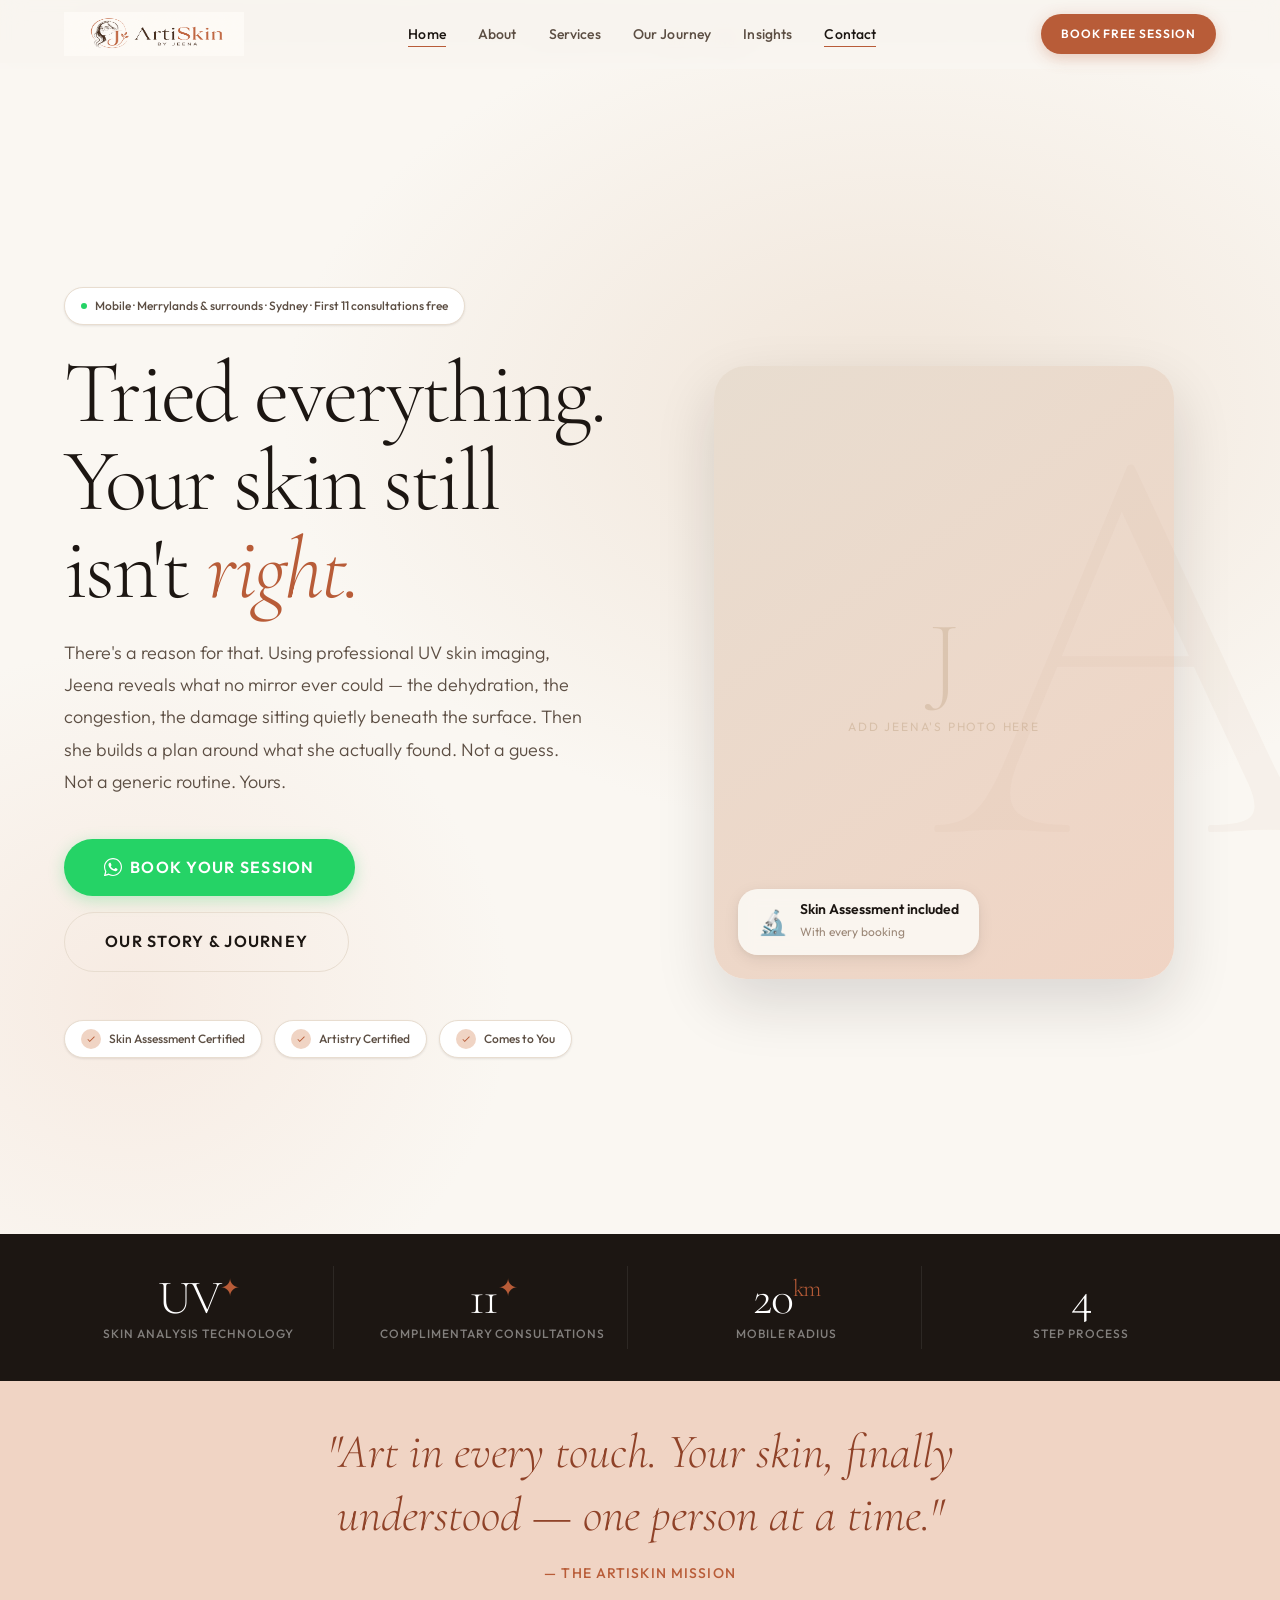
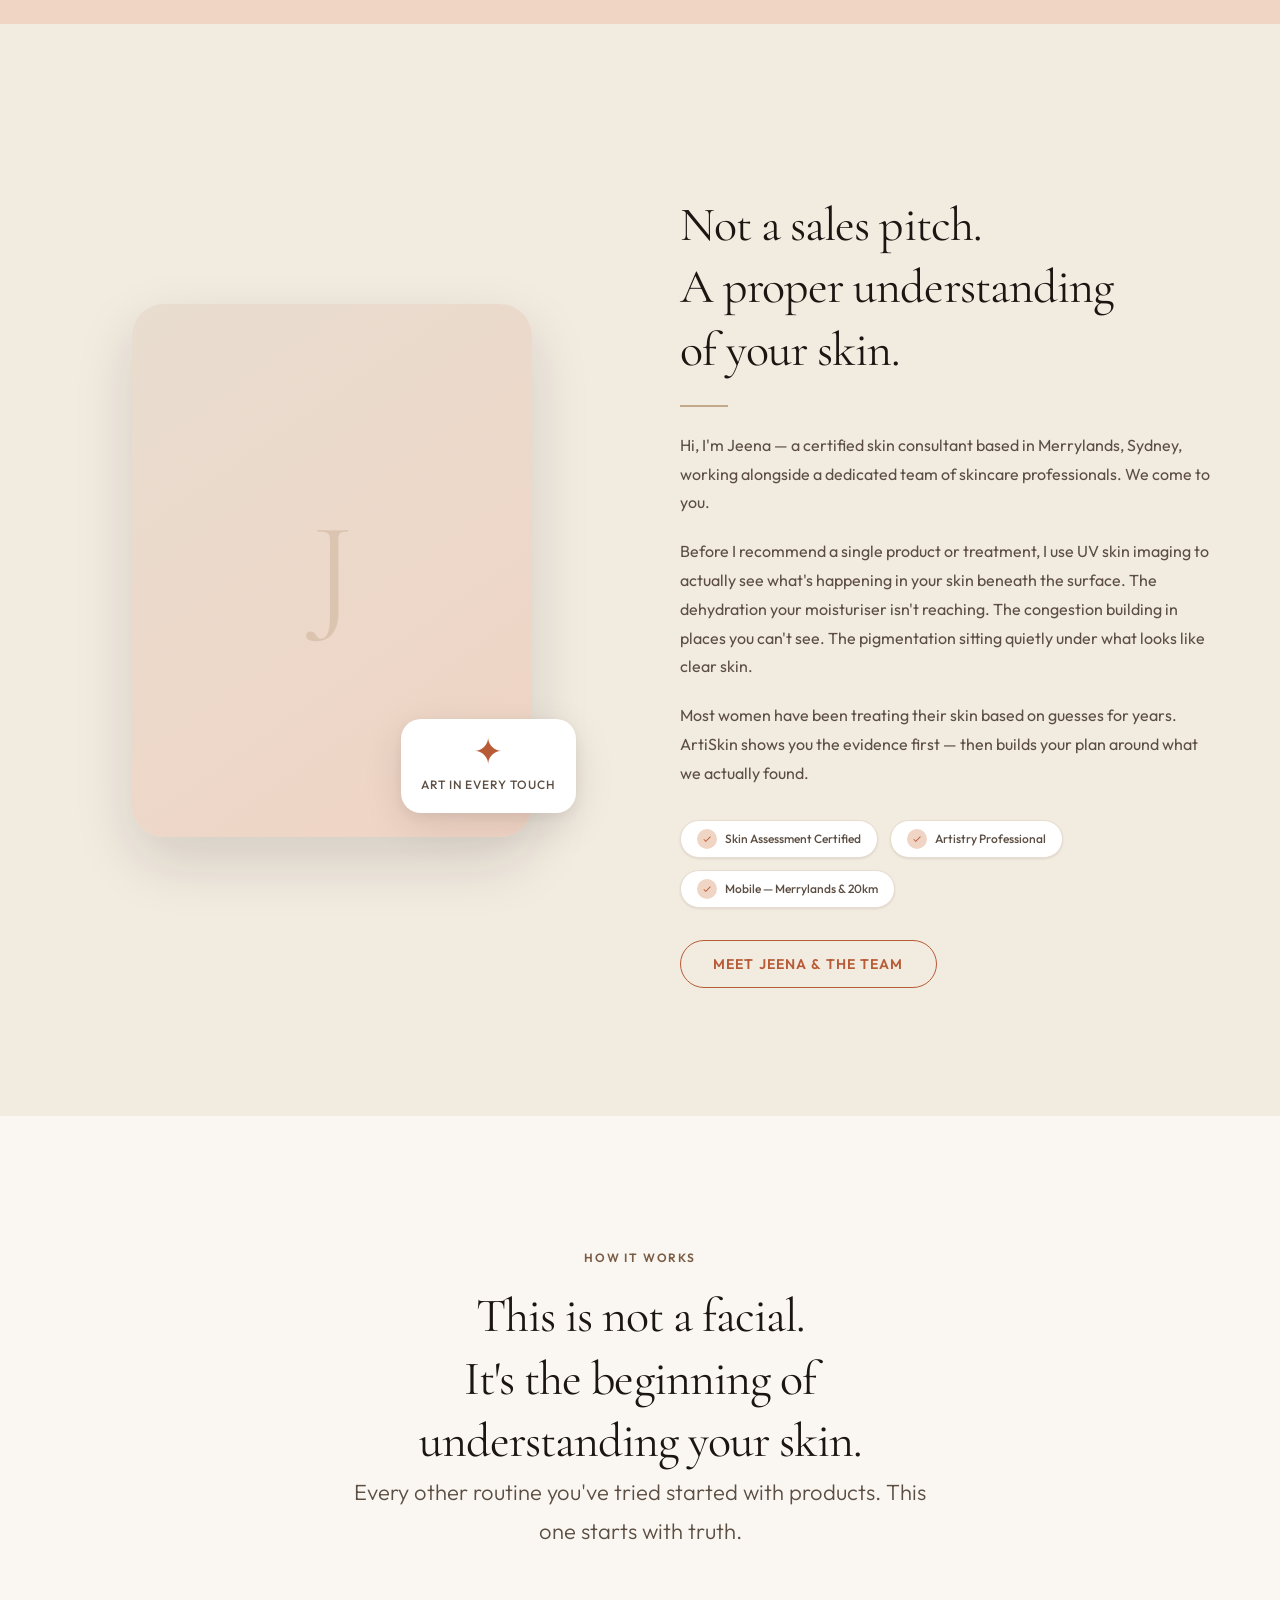
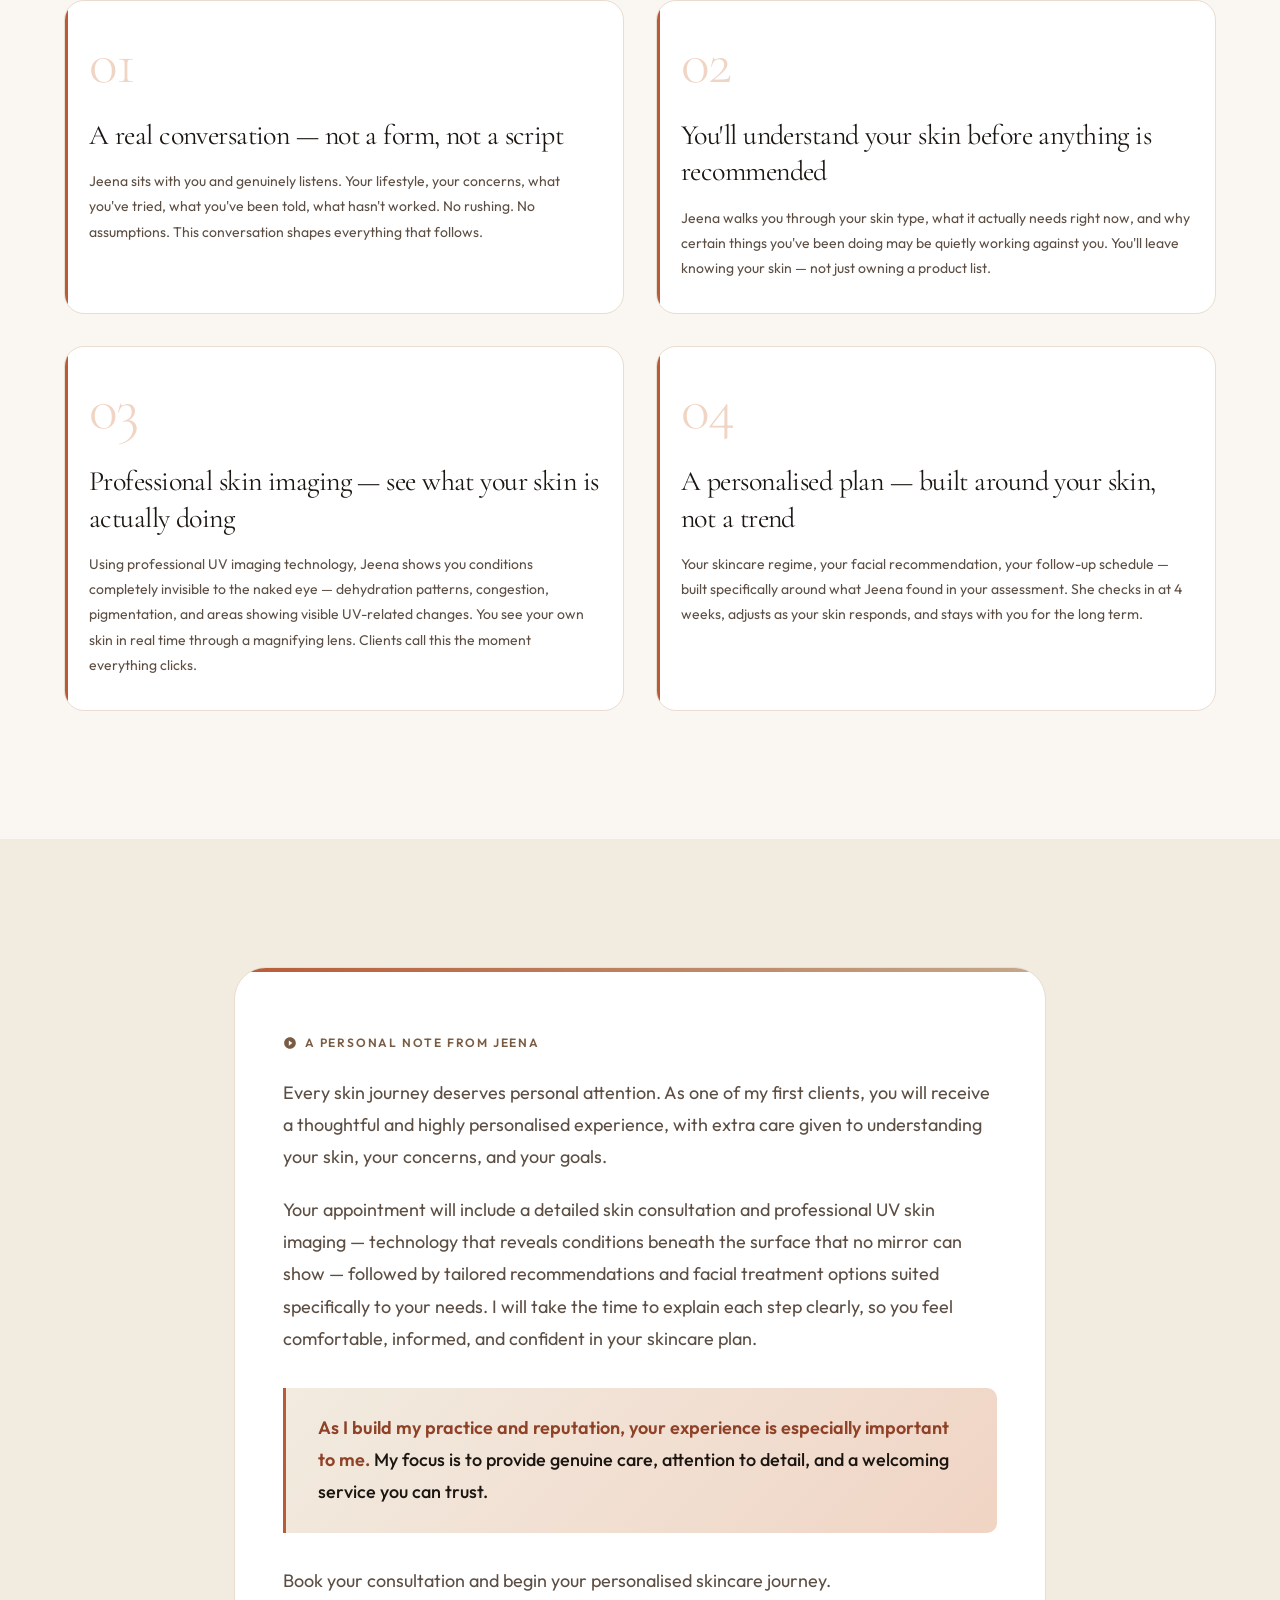
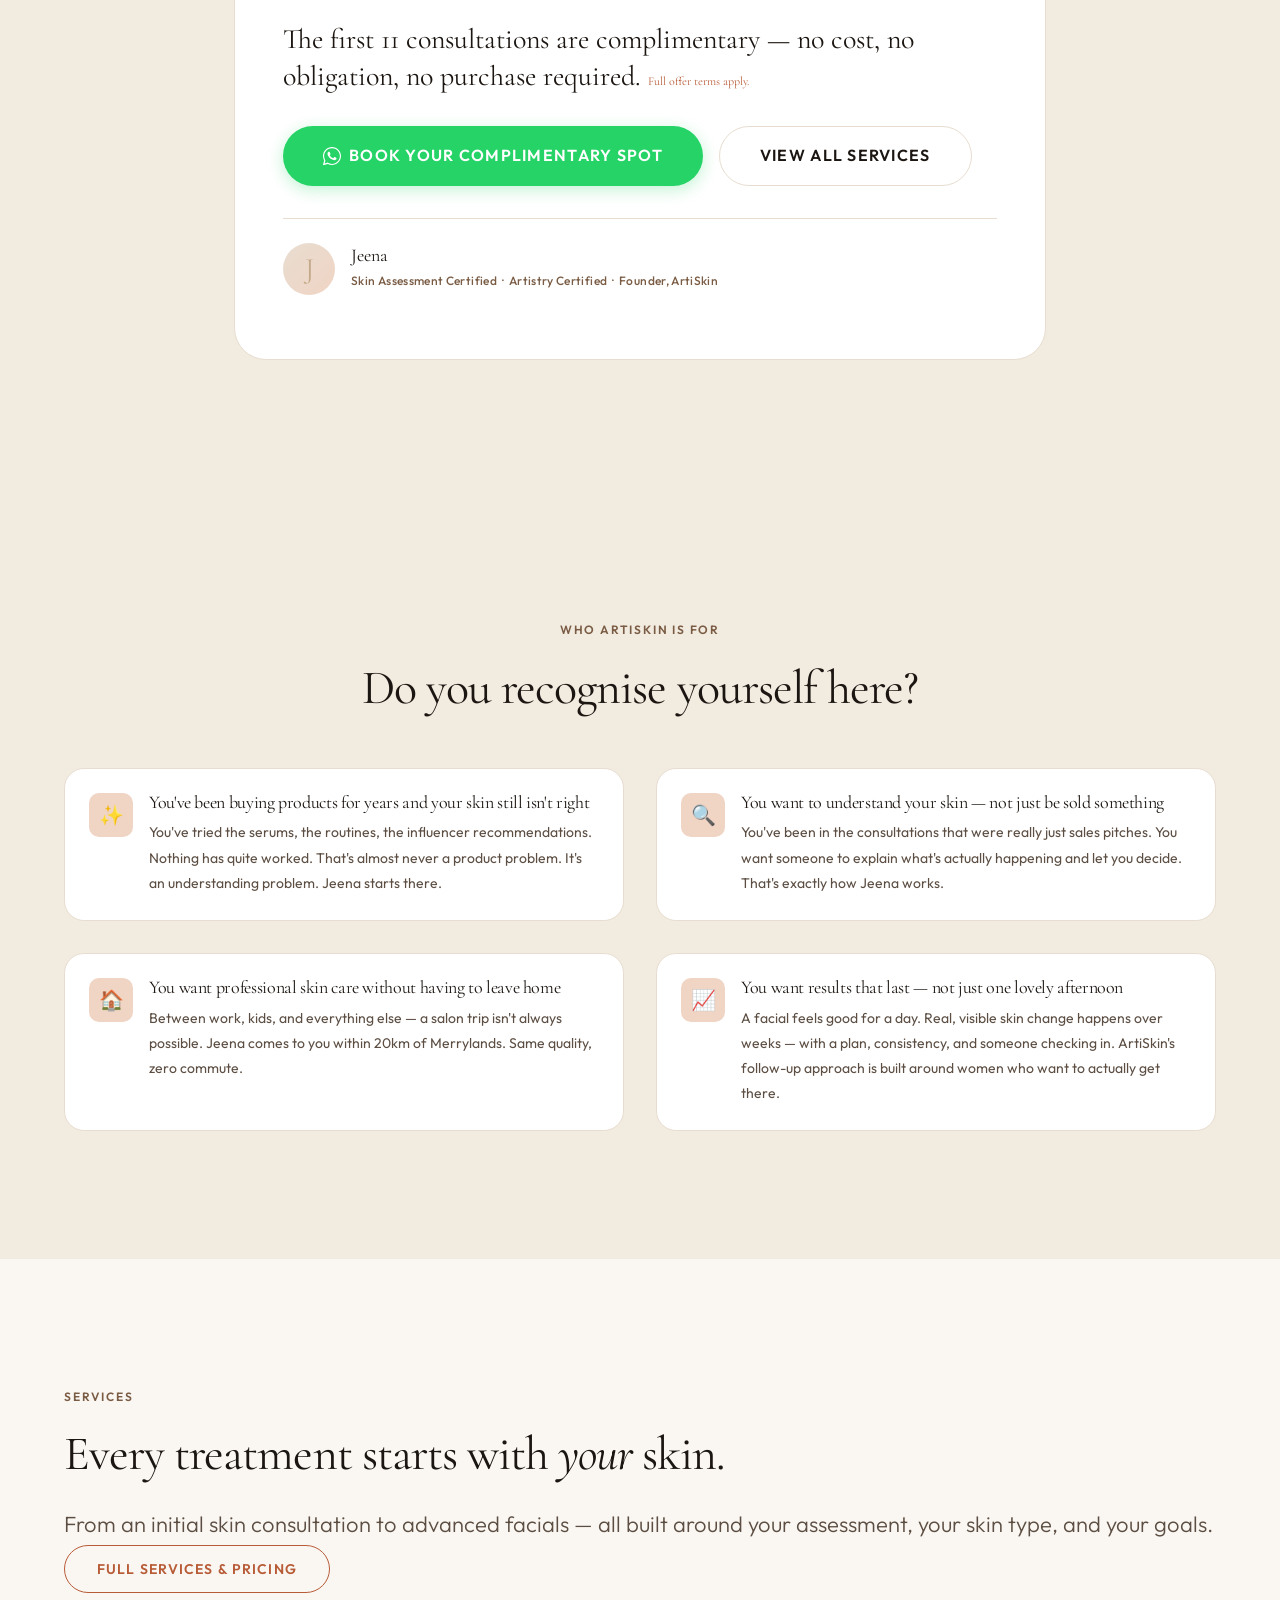
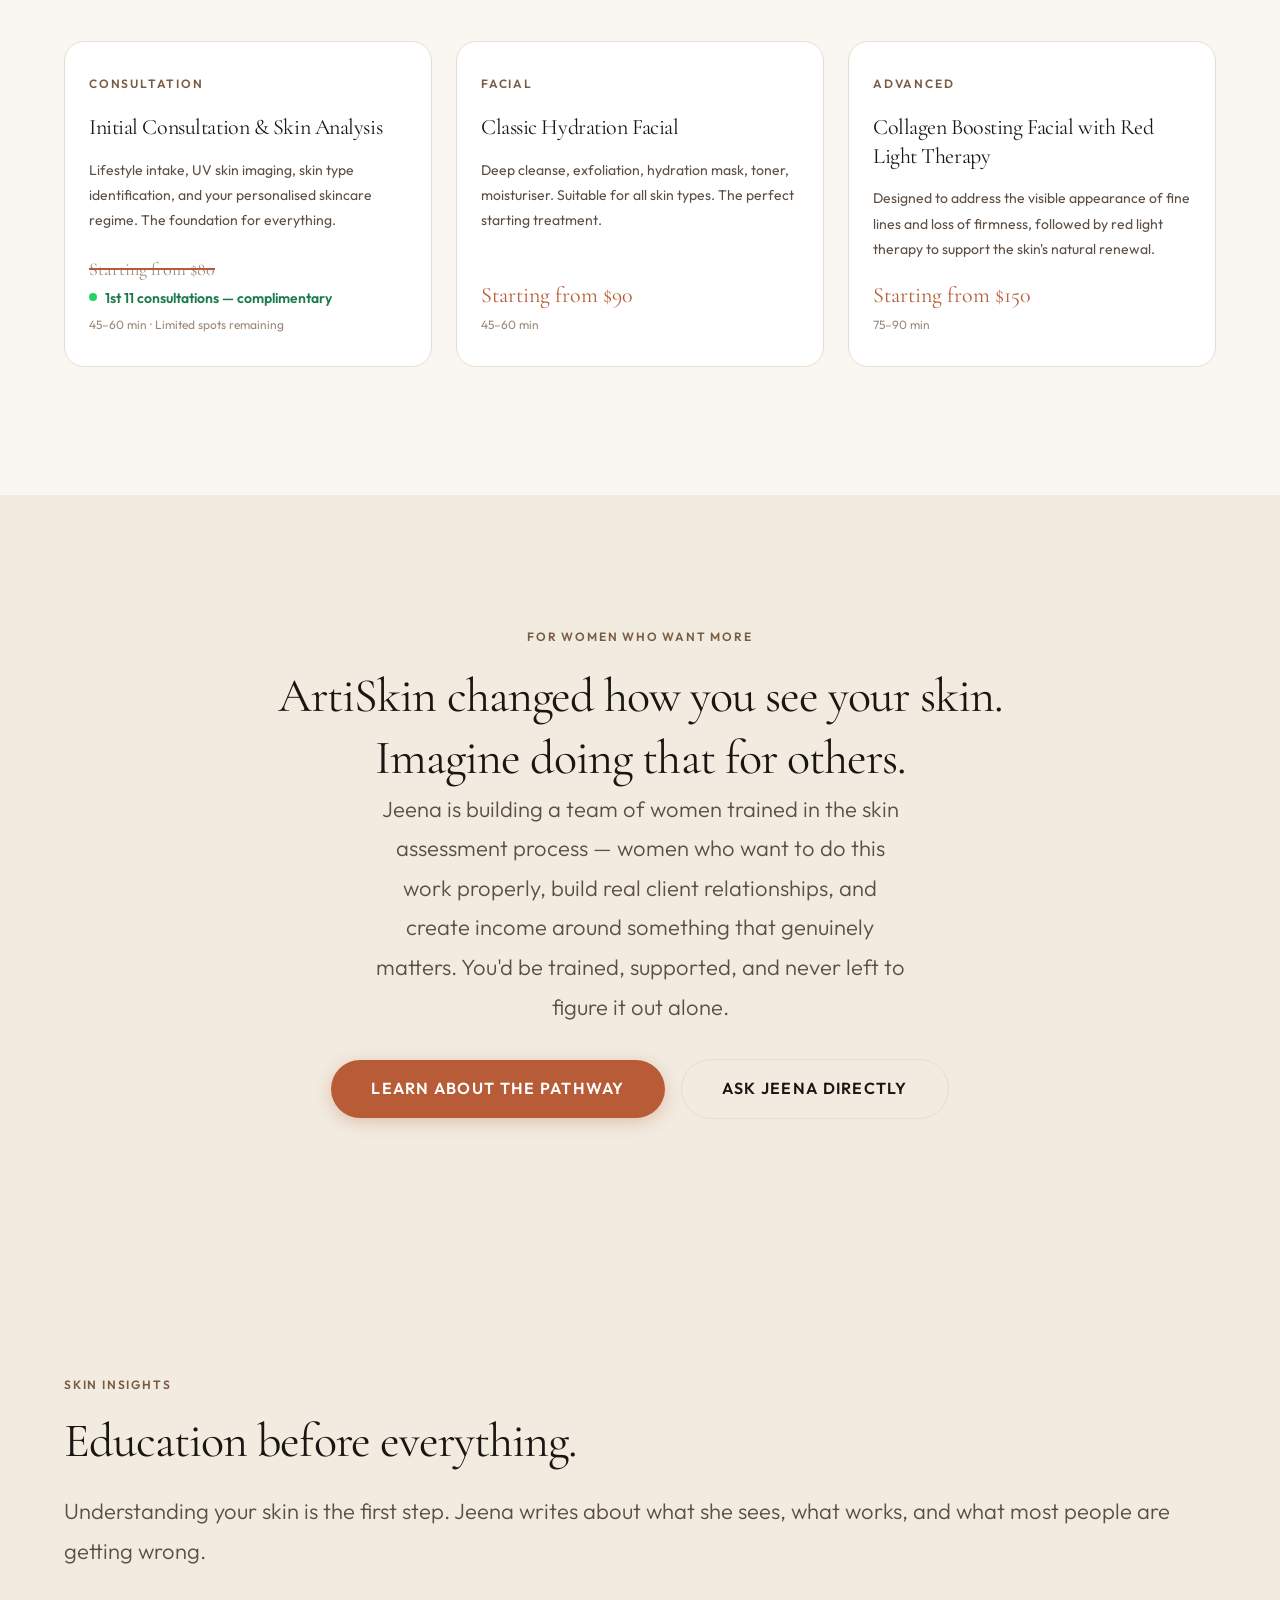
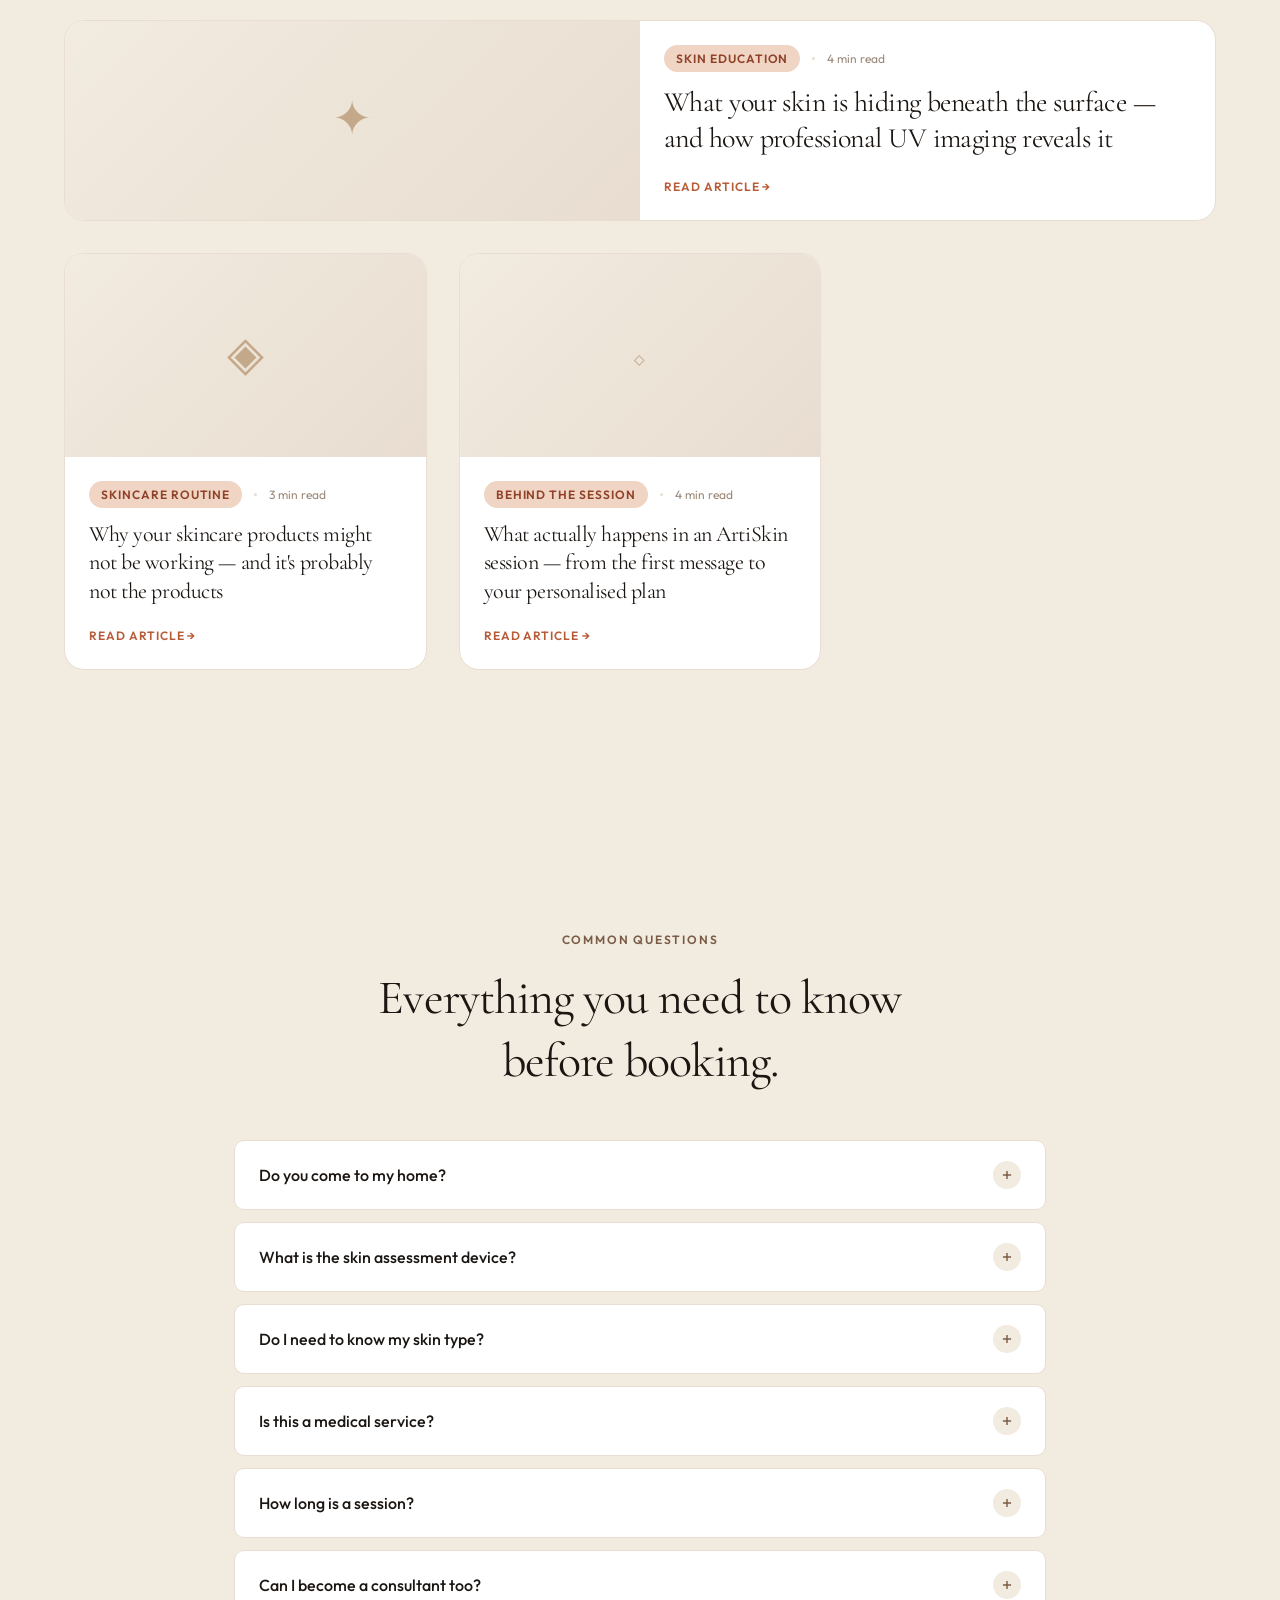
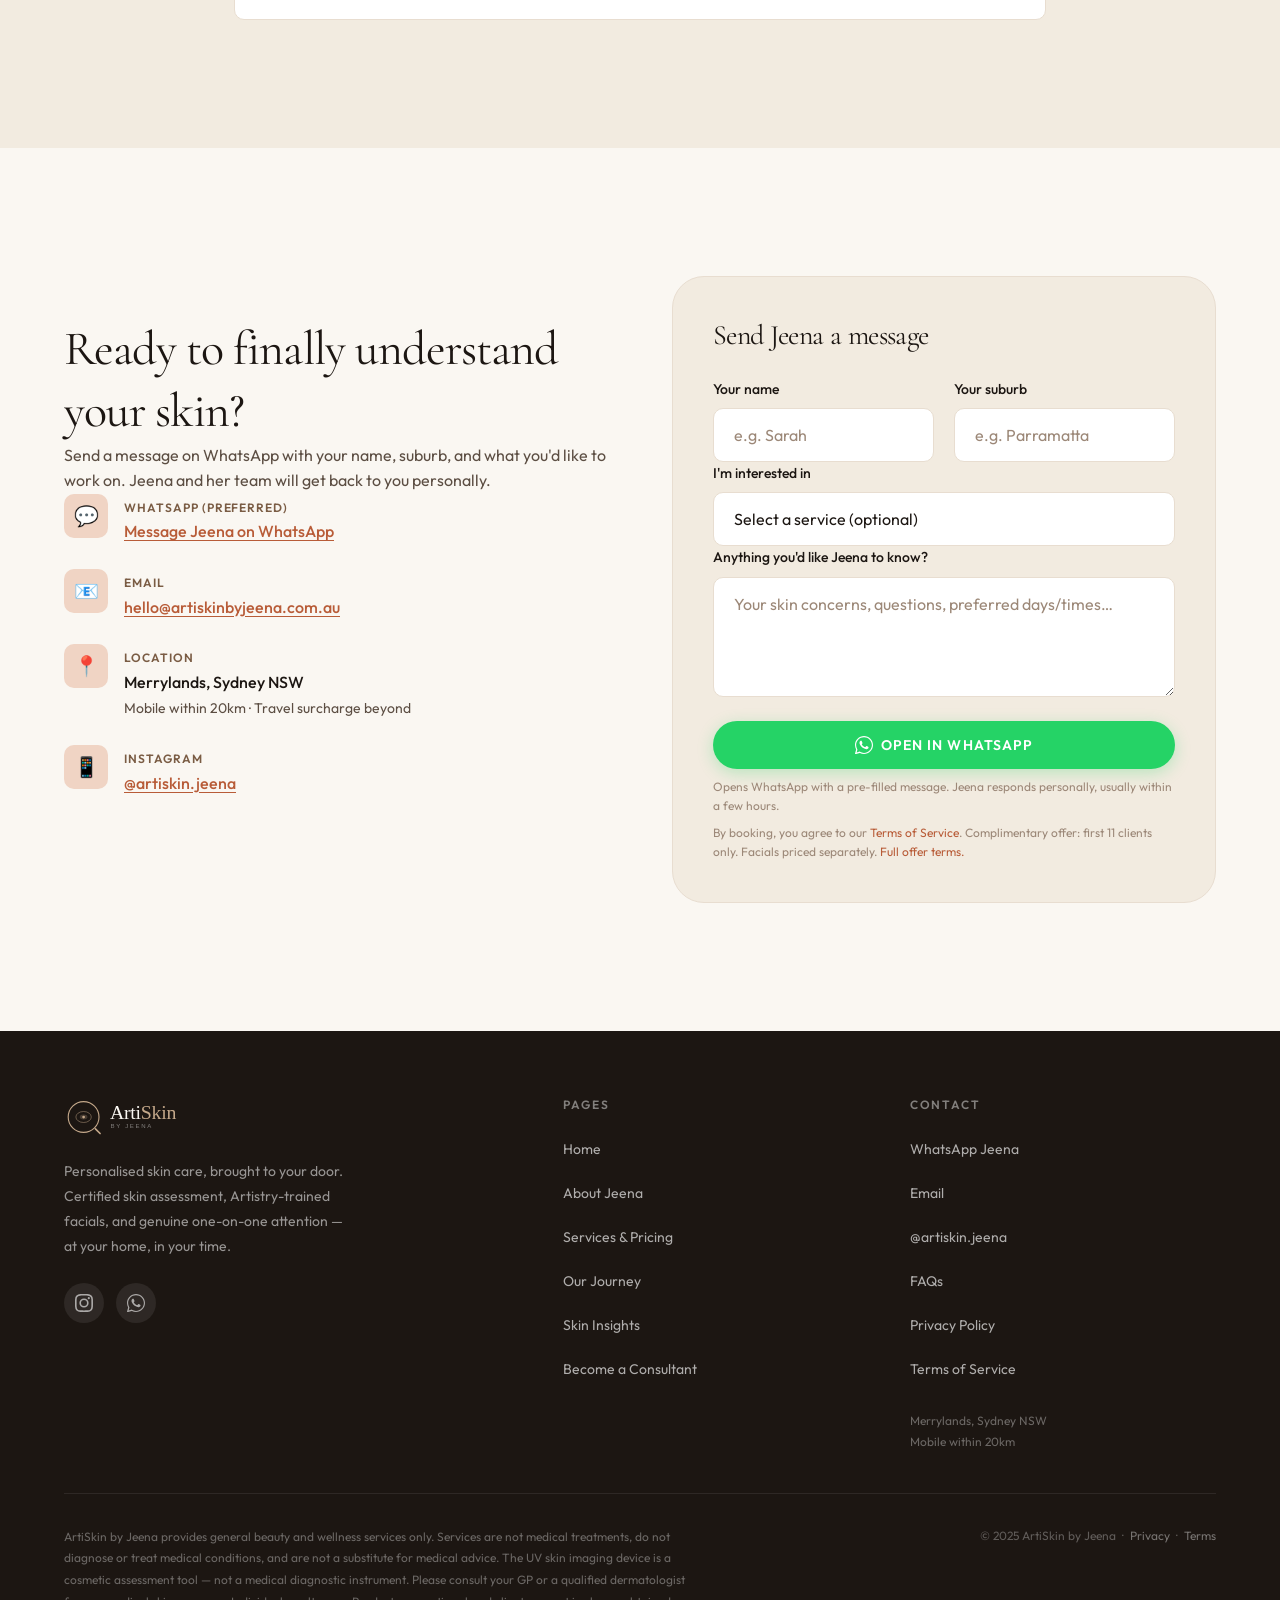
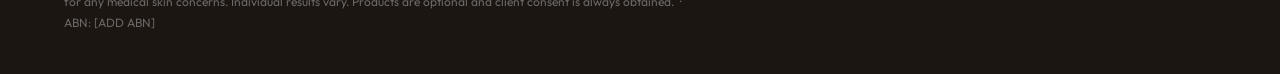
<file: index.html>
<!DOCTYPE html>
<html lang="en">
<head>
  <meta charset="UTF-8">
  <meta name="viewport" content="width=device-width, initial-scale=1.0">
  <meta name="description" content="ArtiSkin by Jeena — Art in Every Touch. Your skin, finally understood. Certified skin assessments, personalised facials, professional UV imaging. Mobile across Merrylands, Sydney.">
  <meta name="theme-color" content="#FAF7F2">
  <title>ArtiSkin by Jeena — Art in Every Touch. Your Skin, Finally Understood.</title>
  <link rel="preconnect" href="https://fonts.googleapis.com">
  <link rel="preconnect" href="https://fonts.gstatic.com" crossorigin>
  <link href="https://fonts.googleapis.com/css2?family=Cormorant+Garamond:ital,wght@0,300;0,400;0,600;1,300;1,400&family=Outfit:wght@300;400;500;600&display=swap" rel="stylesheet">
  <link rel="stylesheet" href="css/tokens.css">
  <link rel="stylesheet" href="css/base.css">
  <link rel="stylesheet" href="css/components.css">
  <link rel="stylesheet" href="css/nav.css">
  <link rel="stylesheet" href="css/sections.css">
  <link rel="stylesheet" href="css/blog.css">
  <link rel="stylesheet" href="css/pages.css">
</head>
<body>

  <nav class="site-nav" role="navigation" aria-label="Main navigation">
    <div class="nav-inner">
      <a href="index.html" class="nav-logo" aria-label="ArtiSkin by Jeena — home">
        <img src="images/logo.png" alt="ArtiSkin by Jeena" height="44" width="180" style="display:block;">
      </a>
      <ul class="nav-links" role="list">
        <li><a href="index.html">Home</a></li>
        <li><a href="about.html">About</a></li>
        <li><a href="services.html">Services</a></li>
        <li><a href="testimonials.html">Our Journey</a></li>
        <li><a href="blog.html">Insights</a></li>
        <li><a href="index.html#contact">Contact</a></li>
      </ul>
      <div class="nav-cta">
        <a href="index.html#contact" class="btn btn--primary btn--sm">Book Free Session</a>
      </div>
      <button class="nav-hamburger" aria-label="Open menu">
        <span></span><span></span><span></span>
      </button>
    </div>
  </nav>

  <div class="nav-drawer" role="navigation" aria-label="Mobile navigation">
    <a href="index.html">Home</a>
    <a href="about.html">About Jeena</a>
    <a href="services.html">Services &amp; Pricing</a>
    <a href="testimonials.html">Our Journey</a>
    <a href="blog.html">Skin Insights</a>
    <a href="become-a-consultant.html">Become a Consultant</a>
    <a href="index.html#contact">Contact</a>
    <a href="index.html#contact" class="btn btn--primary">Book via WhatsApp</a>
  </div>


    <!-- MEDICAL DISCLAIMER NOTICE -->
    <div style="background:var(--clr-bg-deep);padding:var(--sp-3) 0;border-bottom:1px solid var(--clr-bg-deep);">
      <div class="container">
        <p style="font-size:var(--fs-xs);color:var(--clr-text-light);text-align:center;line-height:1.6;">
          ArtiSkin provides general beauty and wellness services only — not medical treatments. 
          Skin imaging is for cosmetic assessment purposes only, not medical diagnosis. 
          Always consult your GP or dermatologist for medical skin concerns. 
          &nbsp;<a href="terms.html" style="color:var(--clr-trust);text-decoration:underline;text-underline-offset:2px;">Terms</a> &nbsp;·&nbsp; 
          <a href="privacy.html" style="color:var(--clr-trust);text-decoration:underline;text-underline-offset:2px;">Privacy</a>
        </p>
      </div>
    </div>

  <main>

    <!-- HERO -->
    <section class="hero nav-offset">
      <div class="container">
        <div class="hero--split">

          <div class="hero__inner">
            <div class="hero__trust-flag">Mobile · Merrylands &amp; surrounds · Sydney · First 11 consultations free</div>

            <h1 class="hero__headline">
              Tried everything.<br>
              Your skin still<br>
              isn't <em>right.</em>
            </h1>

            <p class="hero__sub">
              There's a reason for that. Using professional UV skin imaging, Jeena reveals what no mirror ever could — the dehydration, the congestion, the damage sitting quietly beneath the surface. Then she builds a plan around what she actually found. Not a guess. Not a generic routine. Yours.
            </p>

            <div class="hero__actions">
              <a href="index.html#contact" class="btn btn--whatsapp btn--lg">
                <svg viewBox="0 0 24 24" fill="currentColor" aria-hidden="true" style="width:18px;height:18px;"><path d="M17.472 14.382c-.297-.149-1.758-.867-2.03-.967-.273-.099-.471-.148-.67.15-.197.297-.767.966-.94 1.164-.173.199-.347.223-.644.075-.297-.15-1.255-.463-2.39-1.475-.883-.788-1.48-1.761-1.653-2.059-.173-.297-.018-.458.13-.606.134-.133.298-.347.446-.52.149-.174.198-.298.298-.497.099-.198.05-.371-.025-.52-.075-.149-.669-1.612-.916-2.207-.242-.579-.487-.5-.669-.51-.173-.008-.371-.01-.57-.01-.198 0-.52.074-.792.372-.272.297-1.04 1.016-1.04 2.479 0 1.462 1.065 2.875 1.213 3.074.149.198 2.096 3.2 5.077 4.487.709.306 1.262.489 1.694.625.712.227 1.36.195 1.871.118.571-.085 1.758-.719 2.006-1.413.248-.694.248-1.289.173-1.413-.074-.124-.272-.198-.57-.347z"/><path d="M12 0C5.373 0 0 5.373 0 12c0 2.118.554 4.107 1.523 5.835L.057 23.215a.75.75 0 00.93.902l5.524-1.445A11.935 11.935 0 0012 24c6.627 0 12-5.373 12-12S18.627 0 12 0zm0 22.5c-1.965 0-3.806-.526-5.393-1.44l-.387-.227-4.012 1.05 1.074-3.9-.252-.4A10.447 10.447 0 011.5 12C1.5 6.21 6.21 1.5 12 1.5S22.5 6.21 22.5 12 17.79 22.5 12 22.5z"/></svg>
                Book Your Session
              </a>
              <a href="testimonials.html" class="btn btn--ghost btn--lg">Our Story &amp; Journey</a>
            </div>

            <div class="hero__credentials">
              <div class="credential-pill">
                <span class="credential-pill__icon"><svg viewBox="0 0 24 24" fill="currentColor" aria-hidden="true"><path d="M9 16.17L4.83 12l-1.42 1.41L9 19 21 7l-1.41-1.41z"/></svg></span>
                Skin Assessment Certified
              </div>
              <div class="credential-pill">
                <span class="credential-pill__icon"><svg viewBox="0 0 24 24" fill="currentColor" aria-hidden="true"><path d="M9 16.17L4.83 12l-1.42 1.41L9 19 21 7l-1.41-1.41z"/></svg></span>
                Artistry Certified
              </div>
              <div class="credential-pill">
                <span class="credential-pill__icon"><svg viewBox="0 0 24 24" fill="currentColor" aria-hidden="true"><path d="M9 16.17L4.83 12l-1.42 1.41L9 19 21 7l-1.41-1.41z"/></svg></span>
                Comes to You
              </div>
            </div>
          </div>

          <div class="hero__photo-col">
            <div class="hero__photo-frame">
              <!-- REPLACE WITH: <img src="images/jeena-hero.jpg" alt="Jeena, ArtiSkin skin consultant"> -->
              <div class="hero__photo-placeholder">
                <span>J</span>
                <small>Add Jeena's photo here</small>
              </div>
              <div class="hero__photo-badge">
                <div class="hero__photo-badge-icon">🔬</div>
                <div class="hero__photo-badge-text">
                  <strong>Skin Assessment included</strong>
                  <span>With every booking</span>
                </div>
              </div>
            </div>
          </div>

        </div>
      </div>
    </section>

    <!-- STATS BAR -->
    <div class="stats-bar">
      <div class="container">
        <div class="stats-bar__inner">
          <div class="stats-bar__item">
            <span class="stats-bar__number">UV<sup>✦</sup></span>
            <span class="stats-bar__label">Skin Analysis Technology</span>
          </div>
          <div class="stats-bar__item">
            <span class="stats-bar__number">11<sup>✦</sup></span>
            <span class="stats-bar__label">Complimentary Consultations</span>
          </div>
          <div class="stats-bar__item">
            <span class="stats-bar__number">20<sup>km</sup></span>
            <span class="stats-bar__label">Mobile Radius</span>
          </div>
          <div class="stats-bar__item">
            <span class="stats-bar__number">4</span>
            <span class="stats-bar__label">Step Process</span>
          </div>
        </div>
      </div>
    </div>

    <!-- MISSION STRIP -->
    <div class="mission-strip">
      <p class="mission-strip__text">"Art in every touch. Your skin, finally understood — one person at a time."</p>
      <p class="mission-strip__sub">— The ArtiSkin Mission</p>
    </div>

    <!-- ABOUT -->
    <section class="about-section section" id="about">
      <div class="container">
        <div class="about-layout">

          <div class="about-portrait reveal">
            <div class="about-portrait__frame">
              <!-- REPLACE WITH: <img src="images/jeena-about.jpg" alt="Jeena" style="width:100%;height:100%;object-fit:cover;"> -->
              <span class="about-portrait__placeholder" aria-hidden="true">J</span>
            </div>
            <div class="about-portrait__badge">
              <span class="about-portrait__badge-number">✦</span>
              <span class="about-portrait__badge-label">Art in Every Touch</span>
            </div>
          </div>

          <div class="about-content">
            <span class="t-eyebrow reveal">About Jeena</span>
            <h2 class="h-section mt-4 reveal reveal--delay-1">
              Not a sales pitch.<br>A proper understanding<br>of your skin.
            </h2>
            <hr class="divider reveal reveal--delay-2">
            <p class="reveal reveal--delay-2">
              Hi, I'm Jeena — a certified skin consultant based in Merrylands, Sydney, working alongside a dedicated team of skincare professionals. We come to you.
            </p>
            <p class="reveal reveal--delay-3">
              Before I recommend a single product or treatment, I use UV skin imaging to actually see what's happening in your skin beneath the surface. The dehydration your moisturiser isn't reaching. The congestion building in places you can't see. The pigmentation sitting quietly under what looks like clear skin.
            </p>
            <p class="reveal reveal--delay-3">
              Most women have been treating their skin based on guesses for years. ArtiSkin shows you the evidence first — then builds your plan around what we actually found.
            </p>
            <div class="about-certifications mt-8 reveal reveal--delay-4">
              <div class="credential-pill">
                <span class="credential-pill__icon"><svg viewBox="0 0 24 24" fill="currentColor" aria-hidden="true"><path d="M9 16.17L4.83 12l-1.42 1.41L9 19 21 7l-1.41-1.41z"/></svg></span>
                Skin Assessment Certified
              </div>
              <div class="credential-pill">
                <span class="credential-pill__icon"><svg viewBox="0 0 24 24" fill="currentColor" aria-hidden="true"><path d="M9 16.17L4.83 12l-1.42 1.41L9 19 21 7l-1.41-1.41z"/></svg></span>
                Artistry Professional
              </div>
              <div class="credential-pill">
                <span class="credential-pill__icon"><svg viewBox="0 0 24 24" fill="currentColor" aria-hidden="true"><path d="M9 16.17L4.83 12l-1.42 1.41L9 19 21 7l-1.41-1.41z"/></svg></span>
                Mobile — Merrylands &amp; 20km
              </div>
            </div>
            <div class="mt-8 reveal reveal--delay-5">
              <a href="about.html" class="btn btn--secondary">Meet Jeena &amp; the Team</a>
            </div>
          </div>

        </div>
      </div>
    </section>

    <!-- PROCESS -->
    <section class="process-section section" id="process">
      <div class="container">
        <div class="section-header--center reveal">
          <span class="t-eyebrow">How it works</span>
          <h2 class="h-section mt-4">This is not a facial.<br>It's the beginning of understanding your skin.</h2>
          <p class="t-lead mt-5">Every other routine you've tried started with products. This one starts with truth.</p>
        </div>
        <div class="grid-2">
          <div class="step-card reveal reveal--delay-1">
            <div class="step-card__number">01</div>
            <h3 class="step-card__title">A real conversation — not a form, not a script</h3>
            <p class="step-card__desc">Jeena sits with you and genuinely listens. Your lifestyle, your concerns, what you've tried, what you've been told, what hasn't worked. No rushing. No assumptions. This conversation shapes everything that follows.</p>
          </div>
          <div class="step-card reveal reveal--delay-2">
            <div class="step-card__number">02</div>
            <h3 class="step-card__title">You'll understand your skin before anything is recommended</h3>
            <p class="step-card__desc">Jeena walks you through your skin type, what it actually needs right now, and why certain things you've been doing may be quietly working against you. You'll leave knowing your skin — not just owning a product list.</p>
          </div>
          <div class="step-card reveal reveal--delay-3">
            <div class="step-card__number">03</div>
            <h3 class="step-card__title">Professional skin imaging — see what your skin is actually doing</h3>
            <p class="step-card__desc">Using professional UV imaging technology, Jeena shows you conditions completely invisible to the naked eye — dehydration patterns, congestion, pigmentation, and areas showing visible UV-related changes. You see your own skin in real time through a magnifying lens. Clients call this the moment everything clicks.</p>
          </div>
          <div class="step-card reveal reveal--delay-4">
            <div class="step-card__number">04</div>
            <h3 class="step-card__title">A personalised plan — built around your skin, not a trend</h3>
            <p class="step-card__desc">Your skincare regime, your facial recommendation, your follow-up schedule — built specifically around what Jeena found in your assessment. She checks in at 4 weeks, adjusts as your skin responds, and stays with you for the long term.</p>
          </div>
        </div>
      </div>
    </section>


    <!-- JEENA'S PERSONAL OFFER -->
    <section class="section bg-alt" id="offer">
      <div class="container container--md">

        <div class="personal-offer reveal">

          <div class="personal-offer__eyebrow">
            <svg viewBox="0 0 24 24" fill="currentColor" width="14" height="14" aria-hidden="true"><path d="M12 2C6.48 2 2 6.48 2 12s4.48 10 10 10 10-4.48 10-10S17.52 2 12 2zm-2 14.5v-9l6 4.5-6 4.5z"/></svg>
            A personal note from Jeena
          </div>

          <div class="personal-offer__body">
            <p>
              Every skin journey deserves personal attention. As one of my first clients, you will receive a thoughtful and highly personalised experience, with extra care given to understanding your skin, your concerns, and your goals.
            </p>
            <p>
              Your appointment will include a detailed skin consultation and professional UV skin imaging — technology that reveals conditions beneath the surface that no mirror can show — followed by tailored recommendations and facial treatment options suited specifically to your needs. I will take the time to explain each step clearly, so you feel comfortable, informed, and confident in your skincare plan.
            </p>
          </div>

          <div class="personal-offer__highlight">
            <em>As I build my practice and reputation, your experience is especially important to me.</em> My focus is to provide genuine care, attention to detail, and a welcoming service you can trust.
          </div>

          <div class="personal-offer__body">
            <p>
              Book your consultation and begin your personalised skincare journey.
            </p>
          </div>

          <div class="personal-offer__cta-line">
            The first 11 consultations are complimentary — no cost, no obligation, no purchase required. <a href="terms.html" style="color:var(--clr-action);font-size:var(--fs-xs);">Full offer terms apply.</a>
          </div>

          <div class="personal-offer__actions">
            <a href="index.html#contact" class="btn btn--whatsapp btn--lg">
              <svg viewBox="0 0 24 24" fill="currentColor" style="width:18px;height:18px;" aria-hidden="true"><path d="M17.472 14.382c-.297-.149-1.758-.867-2.03-.967-.273-.099-.471-.148-.67.15-.197.297-.767.966-.94 1.164-.173.199-.347.223-.644.075-.297-.15-1.255-.463-2.39-1.475-.883-.788-1.48-1.761-1.653-2.059-.173-.297-.018-.458.13-.606.134-.133.298-.347.446-.52.149-.174.198-.298.298-.497.099-.198.05-.371-.025-.52-.075-.149-.669-1.612-.916-2.207-.242-.579-.487-.5-.669-.51-.173-.008-.371-.01-.57-.01-.198 0-.52.074-.792.372-.272.297-1.04 1.016-1.04 2.479 0 1.462 1.065 2.875 1.213 3.074.149.198 2.096 3.2 5.077 4.487.709.306 1.262.489 1.694.625.712.227 1.36.195 1.871.118.571-.085 1.758-.719 2.006-1.413.248-.694.248-1.289.173-1.413-.074-.124-.272-.198-.57-.347z"/><path d="M12 0C5.373 0 0 5.373 0 12c0 2.118.554 4.107 1.523 5.835L.057 23.215a.75.75 0 00.93.902l5.524-1.445A11.935 11.935 0 0012 24c6.627 0 12-5.373 12-12S18.627 0 12 0zm0 22.5c-1.965 0-3.806-.526-5.393-1.44l-.387-.227-4.012 1.05 1.074-3.9-.252-.4A10.447 10.447 0 011.5 12C1.5 6.21 6.21 1.5 12 1.5S22.5 6.21 22.5 12 17.79 22.5 12 22.5z"/></svg>
              Book Your Complimentary Spot
            </a>
            <a href="services.html" class="btn btn--ghost btn--lg">View All Services</a>
          </div>

          <div class="personal-offer__sig">
            <div class="personal-offer__sig-photo">
              <!-- REPLACE: <img src="images/jeena-sig.jpg" alt="Jeena"> -->
              J
            </div>
            <div>
              <span class="personal-offer__sig-name">Jeena</span>
              <span class="personal-offer__sig-title">Skin Assessment Certified &nbsp;·&nbsp; Artistry Certified &nbsp;·&nbsp; Founder, ArtiSkin</span>
            </div>
          </div>

        </div>

      </div>
    </section>


    <!-- WHO THIS IS FOR -->
    <section class="for-section section" id="who">
      <div class="container">
        <div class="section-header--center reveal">
          <span class="t-eyebrow">Who ArtiSkin is for</span>
          <h2 class="h-section mt-4">Do you recognise yourself here?</h2>
        </div>
        <div class="grid-2">
          <div class="persona-card reveal reveal--delay-1">
            <div class="persona-card__icon">✨</div>
            <div>
              <h3 class="persona-card__title">You've been buying products for years and your skin still isn't right</h3>
              <p class="persona-card__desc">You've tried the serums, the routines, the influencer recommendations. Nothing has quite worked. That's almost never a product problem. It's an understanding problem. Jeena starts there.</p>
            </div>
          </div>
          <div class="persona-card reveal reveal--delay-2">
            <div class="persona-card__icon">🔍</div>
            <div>
              <h3 class="persona-card__title">You want to understand your skin — not just be sold something</h3>
              <p class="persona-card__desc">You've been in the consultations that were really just sales pitches. You want someone to explain what's actually happening and let you decide. That's exactly how Jeena works.</p>
            </div>
          </div>
          <div class="persona-card reveal reveal--delay-3">
            <div class="persona-card__icon">🏠</div>
            <div>
              <h3 class="persona-card__title">You want professional skin care without having to leave home</h3>
              <p class="persona-card__desc">Between work, kids, and everything else — a salon trip isn't always possible. Jeena comes to you within 20km of Merrylands. Same quality, zero commute.</p>
            </div>
          </div>
          <div class="persona-card reveal reveal--delay-4">
            <div class="persona-card__icon">📈</div>
            <div>
              <h3 class="persona-card__title">You want results that last — not just one lovely afternoon</h3>
              <p class="persona-card__desc">A facial feels good for a day. Real, visible skin change happens over weeks — with a plan, consistency, and someone checking in. ArtiSkin's follow-up approach is built around women who want to actually get there.</p>
            </div>
          </div>
        </div>
      </div>
    </section>

    <!-- SERVICES PREVIEW -->
    <section class="services-preview-section section">
      <div class="container">
        <div class="section-header reveal">
          <span class="t-eyebrow">Services</span>
          <h2 class="h-section mt-4">Every treatment starts with <em>your</em> skin.</h2>
          <p class="t-lead mt-5 mb-8">From an initial skin consultation to advanced facials — all built around your assessment, your skin type, and your goals.</p>
          <a href="services.html" class="btn btn--secondary">Full Services &amp; Pricing</a>
        </div>
        <div class="grid-3">
          <div class="service-card reveal reveal--delay-1">
            <span class="service-card__category">Consultation</span>
            <h3 class="service-card__title">Initial Consultation &amp; Skin Analysis</h3>
            <p class="service-card__desc">Lifestyle intake, UV skin imaging, skin type identification, and your personalised skincare regime. The foundation for everything.</p>
            <div class="price-offer">
              <div class="price-strike">Starting from $80</div>
              <div class="price-free">1st 11 consultations — complimentary</div>
              <span class="price-meta">45–60 min · Limited spots remaining</span>
            </div>
          </div>
          <div class="service-card reveal reveal--delay-2">
            <span class="service-card__category">Facial</span>
            <h3 class="service-card__title">Classic Hydration Facial</h3>
            <p class="service-card__desc">Deep cleanse, exfoliation, hydration mask, toner, moisturiser. Suitable for all skin types. The perfect starting treatment.</p>
            <div class="service-card__price">Starting from $90 <span>45–60 min</span></div>
          </div>
          <div class="service-card reveal reveal--delay-3">
            <span class="service-card__category">Advanced</span>
            <h3 class="service-card__title">Collagen Boosting Facial with Red Light Therapy</h3>
            <p class="service-card__desc">Designed to address the visible appearance of fine lines and loss of firmness, followed by red light therapy to support the skin's natural renewal.</p>
            <div class="service-card__price">Starting from $150 <span>75–90 min</span></div>
          </div>
        </div>
      </div>
    </section>

    <!-- BECOME A CONSULTANT STRIP -->
    <section class="section" style="background:var(--clr-bg-alt);">
      <div class="container container--md">
        <div style="text-align:center;" class="reveal">
          <span class="t-eyebrow">For women who want more</span>
          <h2 class="h-section mt-4">ArtiSkin changed how you see your skin.<br>Imagine doing that for others.</h2>
          <p class="t-lead mt-5" style="max-width:540px;margin-inline:auto;">
            Jeena is building a team of women trained in the skin assessment process — women who want to do this work properly, build real client relationships, and create income around something that genuinely matters. You'd be trained, supported, and never left to figure it out alone.
          </p>
          <div class="mt-8 flex-center" style="gap:var(--sp-4);flex-wrap:wrap;">
            <a href="become-a-consultant.html" class="btn btn--primary btn--lg">Learn About the Pathway</a>
            <a href="index.html#contact" class="btn btn--ghost btn--lg">Ask Jeena Directly</a>
          </div>
        </div>
      </div>
    </section>

    <!-- BLOG PREVIEW -->
    <section class="blog-preview-section section">
      <div class="container">
        <div class="section-header reveal">
          <span class="t-eyebrow">Skin Insights</span>
          <h2 class="h-section mt-4">Education before everything.</h2>
          <p class="t-lead mt-5">Understanding your skin is the first step. Jeena writes about what she sees, what works, and what most people are getting wrong.</p>
        </div>
        <div class="blog-grid">
          <a href="posts/what-sam-reveals.html" class="blog-card reveal reveal--delay-1">
            <div class="blog-card__image"><div class="blog-card__image-inner" aria-hidden="true">✦</div></div>
            <div class="blog-card__body">
              <div class="blog-card__meta"><span class="badge badge--trust">Skin Education</span><span class="blog-card__meta-sep"></span><span>4 min read</span></div>
              <h3 class="blog-card__title">What your skin is hiding beneath the surface — and how professional UV imaging reveals it</h3>
              <span class="blog-card__read-more">Read Article →</span>
            </div>
          </a>
          <a href="posts/why-skincare-not-working.html" class="blog-card reveal reveal--delay-2">
            <div class="blog-card__image"><div class="blog-card__image-inner" aria-hidden="true">◈</div></div>
            <div class="blog-card__body">
              <div class="blog-card__meta"><span class="badge badge--trust">Skincare Routine</span><span class="blog-card__meta-sep"></span><span>3 min read</span></div>
              <h3 class="blog-card__title">Why your skincare products might not be working — and it's probably not the products</h3>
              <span class="blog-card__read-more">Read Article →</span>
            </div>
          </a>
          <a href="posts/what-happens-in-a-session.html" class="blog-card reveal reveal--delay-3">
            <div class="blog-card__image"><div class="blog-card__image-inner" aria-hidden="true">◇</div></div>
            <div class="blog-card__body">
              <div class="blog-card__meta"><span class="badge badge--trust">Behind the Session</span><span class="blog-card__meta-sep"></span><span>4 min read</span></div>
              <h3 class="blog-card__title">What actually happens in an ArtiSkin session — from the first message to your personalised plan</h3>
              <span class="blog-card__read-more">Read Article →</span>
            </div>
          </a>
        </div>
      </div>
    </section>

    <!-- FAQ -->
    <section class="section bg-alt" id="faq">
      <div class="container container--md">
        <div class="section-header--center reveal">
          <span class="t-eyebrow">Common Questions</span>
          <h2 class="h-section mt-4">Everything you need to know before booking.</h2>
        </div>
        <div class="faq-list reveal">
          <div class="faq-item">
            <button class="faq-question" type="button">Do you come to my home?<span class="faq-icon" aria-hidden="true"><svg viewBox="0 0 24 24" fill="none" stroke="currentColor" stroke-width="2.5"><line x1="12" y1="5" x2="12" y2="19"/><line x1="5" y1="12" x2="19" y2="12"/></svg></span></button>
            <div class="faq-answer" role="region"><div class="faq-answer-inner">Yes. Jeena visits you within 20km of Merrylands. A travel surcharge applies beyond that, confirmed before you book. You're also welcome at her home in Merrylands.</div></div>
          </div>
          <div class="faq-item">
            <button class="faq-question" type="button">What is the skin assessment device?<span class="faq-icon" aria-hidden="true"><svg viewBox="0 0 24 24" fill="none" stroke="currentColor" stroke-width="2.5"><line x1="12" y1="5" x2="12" y2="19"/><line x1="5" y1="12" x2="19" y2="12"/></svg></span></button>
            <div class="faq-answer" role="region"><div class="faq-answer-inner">ArtiSkin uses a professional skin imaging device that projects safe UV-A light onto your skin, revealing visible skin indicators completely invisible in normal light — including dehydration patterns, congestion, pigmentation, and oiliness. You see your own skin in real time through a magnifying lens. The session takes under 3 minutes, is completely safe, and is not a medical diagnostic tool.</div></div>
          </div>
          <div class="faq-item">
            <button class="faq-question" type="button">Do I need to know my skin type?<span class="faq-icon" aria-hidden="true"><svg viewBox="0 0 24 24" fill="none" stroke="currentColor" stroke-width="2.5"><line x1="12" y1="5" x2="12" y2="19"/><line x1="5" y1="12" x2="19" y2="12"/></svg></span></button>
            <div class="faq-answer" role="region"><div class="faq-answer-inner">No — that's what the consultation is for. Many clients come in thinking they know their skin type and discover through the skin assessment they've been treating it wrong for years.</div></div>
          </div>
          <div class="faq-item">
            <button class="faq-question" type="button">Is this a medical service?<span class="faq-icon" aria-hidden="true"><svg viewBox="0 0 24 24" fill="none" stroke="currentColor" stroke-width="2.5"><line x1="12" y1="5" x2="12" y2="19"/><line x1="5" y1="12" x2="19" y2="12"/></svg></span></button>
            <div class="faq-answer" role="region"><div class="faq-answer-inner">No. ArtiSkin provides general skincare and beauty services only — not medical treatments. The skin imaging technology we use is a wellness and beauty tool, not a diagnostic device. For any medical skin conditions, please consult your GP or a qualified dermatologist.</div></div>
          </div>
          <div class="faq-item">
            <button class="faq-question" type="button">How long is a session?<span class="faq-icon" aria-hidden="true"><svg viewBox="0 0 24 24" fill="none" stroke="currentColor" stroke-width="2.5"><line x1="12" y1="5" x2="12" y2="19"/><line x1="5" y1="12" x2="19" y2="12"/></svg></span></button>
            <div class="faq-answer" role="region"><div class="faq-answer-inner">Consultation and facial combined: 60–90 minutes. Facial only: 45–60 minutes depending on treatment. Jeena will confirm when you book.</div></div>
          </div>
          <div class="faq-item">
            <button class="faq-question" type="button">Can I become a consultant too?<span class="faq-icon" aria-hidden="true"><svg viewBox="0 0 24 24" fill="none" stroke="currentColor" stroke-width="2.5"><line x1="12" y1="5" x2="12" y2="19"/><line x1="5" y1="12" x2="19" y2="12"/></svg></span></button>
            <div class="faq-answer" role="region"><div class="faq-answer-inner">Yes. Jeena trains women who want to learn the skin assessment process and build their own client base. Visit the <a href="become-a-consultant.html" style="color:var(--clr-action);">Become a Consultant</a> page or send her a message on WhatsApp to start a conversation.</div></div>
          </div>
        </div>
      </div>
    </section>

    <!-- CONTACT -->
    <section class="contact-section section" id="contact">
      <div class="container">
        <div class="contact-layout">
          <div>
            <span class="t-eyebrow reveal">Book a Session</span>
            <h2 class="h-section mt-4 reveal reveal--delay-1">Ready to finally understand your skin?</h2>
            <p class="t-body mt-5 reveal reveal--delay-2">Send a message on WhatsApp with your name, suburb, and what you'd like to work on. Jeena and her team will get back to you personally.</p>
            <div class="contact-info mt-10">
              <div class="contact-item reveal reveal--delay-2">
                <div class="contact-item__icon">💬</div>
                <div>
                  <span class="contact-item__label">WhatsApp (preferred)</span>
                  <div class="contact-item__value"><a href="https://wa.me/61400000000">Message Jeena on WhatsApp</a></div>
                </div>
              </div>
              <div class="contact-item reveal reveal--delay-3">
                <div class="contact-item__icon">📧</div>
                <div>
                  <span class="contact-item__label">Email</span>
                  <div class="contact-item__value"><a href="mailto:hello@artiskinbyjeena.com.au">hello@artiskinbyjeena.com.au</a></div>
                </div>
              </div>
              <div class="contact-item reveal reveal--delay-3">
                <div class="contact-item__icon">📍</div>
                <div>
                  <span class="contact-item__label">Location</span>
                  <div class="contact-item__value">Merrylands, Sydney NSW<br><small style="font-weight:400;color:var(--clr-text-mid);font-size:var(--fs-sm);">Mobile within 20km · Travel surcharge beyond</small></div>
                </div>
              </div>
              <div class="contact-item reveal reveal--delay-4">
                <div class="contact-item__icon">📱</div>
                <div>
                  <span class="contact-item__label">Instagram</span>
                  <div class="contact-item__value"><a href="https://instagram.com/artiskin.jeena" target="_blank" rel="noopener">@artiskin.jeena</a></div>
                </div>
              </div>
            </div>
          </div>
          <div class="reveal reveal--delay-2">
            <div style="background:var(--clr-bg-alt);border:1px solid var(--clr-bg-deep);border-radius:var(--radius-xl);padding:var(--sp-10);">
              <h3 class="h-card" style="margin-bottom:var(--sp-6);">Send Jeena a message</h3>
              <form id="contact-form" novalidate>
                <div class="form-fields form-fields--2col">
                  <div class="form-group">
                    <label class="form-label" for="name">Your name</label>
                    <input class="form-input" type="text" id="name" name="name" placeholder="e.g. Sarah" required autocomplete="name">
                  </div>
                  <div class="form-group">
                    <label class="form-label" for="suburb">Your suburb</label>
                    <input class="form-input" type="text" id="suburb" name="suburb" placeholder="e.g. Parramatta" autocomplete="address-level2">
                  </div>
                </div>
                <div class="form-group mt-5">
                  <label class="form-label" for="service">I'm interested in</label>
                  <select class="form-select form-input" id="service" name="service">
                    <option value="">Select a service (optional)</option>
                    <option>Initial Skin Consultation &amp; Assessment</option>
                    <option>Classic Hydration Facial</option>
                    <option>Skin Renewal Facial</option>
                    <option>Ultrasonic Vibration Facial</option>
                    <option>Dermasonic Facial</option>
                    <option>Mushroom Enzyme Peel with Red Light Therapy</option>
                    <option>HydraFacial-style Treatment</option>
                    <option>Collagen Boosting Facial with Red Light Therapy</option>
                    <option>Becoming a Consultant</option>
                    <option>Not sure — let's chat</option>
                  </select>
                </div>
                <div class="form-group mt-5">
                  <label class="form-label" for="message">Anything you'd like Jeena to know?</label>
                  <textarea class="form-textarea" id="message" name="message" placeholder="Your skin concerns, questions, preferred days/times…" rows="4"></textarea>
                </div>
                <div class="mt-6">
                  <button type="submit" class="btn btn--whatsapp" style="width:100%;">
                    <svg viewBox="0 0 24 24" fill="currentColor" style="width:18px;height:18px;" aria-hidden="true"><path d="M17.472 14.382c-.297-.149-1.758-.867-2.03-.967-.273-.099-.471-.148-.67.15-.197.297-.767.966-.94 1.164-.173.199-.347.223-.644.075-.297-.15-1.255-.463-2.39-1.475-.883-.788-1.48-1.761-1.653-2.059-.173-.297-.018-.458.13-.606.134-.133.298-.347.446-.52.149-.174.198-.298.298-.497.099-.198.05-.371-.025-.52-.075-.149-.669-1.612-.916-2.207-.242-.579-.487-.5-.669-.51-.173-.008-.371-.01-.57-.01-.198 0-.52.074-.792.372-.272.297-1.04 1.016-1.04 2.479 0 1.462 1.065 2.875 1.213 3.074.149.198 2.096 3.2 5.077 4.487.709.306 1.262.489 1.694.625.712.227 1.36.195 1.871.118.571-.085 1.758-.719 2.006-1.413.248-.694.248-1.289.173-1.413-.074-.124-.272-.198-.57-.347z"/><path d="M12 0C5.373 0 0 5.373 0 12c0 2.118.554 4.107 1.523 5.835L.057 23.215a.75.75 0 00.93.902l5.524-1.445A11.935 11.935 0 0012 24c6.627 0 12-5.373 12-12S18.627 0 12 0zm0 22.5c-1.965 0-3.806-.526-5.393-1.44l-.387-.227-4.012 1.05 1.074-3.9-.252-.4A10.447 10.447 0 011.5 12C1.5 6.21 6.21 1.5 12 1.5S22.5 6.21 22.5 12 17.79 22.5 12 22.5z"/></svg>
                    Open in WhatsApp
                  </button>
                  <p class="form-note mt-3">Opens WhatsApp with a pre-filled message. Jeena responds personally, usually within a few hours.</p>
                  <p class="form-note mt-2">By booking, you agree to our <a href="terms.html" style="color:var(--clr-action);">Terms of Service</a>. Complimentary offer: first 11 clients only. Facials priced separately. <a href="terms.html#complimentary" style="color:var(--clr-action);">Full offer terms.</a></p>
                </div>
              </form>
            </div>
          </div>
        </div>
      </div>
    </section>

  </main>

  <footer class="site-footer">
    <div class="container">
      <div class="footer-top">
        <div class="footer-brand">
          <img src="images/logo-reversed.svg" alt="ArtiSkin by Jeena" height="44" width="180" style="margin-bottom:var(--sp-5);">
          <p>Personalised skin care, brought to your door. Certified skin assessment, Artistry-trained facials, and genuine one-on-one attention — at your home, in your time.</p>
          <div class="footer-social" style="margin-top:var(--sp-6);">
            <a href="https://instagram.com/artiskin.jeena" target="_blank" rel="noopener" aria-label="Instagram">
              <svg viewBox="0 0 24 24" fill="currentColor" width="18" height="18"><path d="M12 2.163c3.204 0 3.584.012 4.85.07 3.252.148 4.771 1.691 4.919 4.919.058 1.265.069 1.645.069 4.849 0 3.205-.012 3.584-.069 4.849-.149 3.225-1.664 4.771-4.919 4.919-1.266.058-1.644.07-4.85.07-3.204 0-3.584-.012-4.849-.07-3.26-.149-4.771-1.699-4.919-4.92-.058-1.265-.07-1.644-.07-4.849 0-3.204.013-3.583.07-4.849.149-3.227 1.664-4.771 4.919-4.919 1.266-.057 1.645-.069 4.849-.069zM12 0C8.741 0 8.333.014 7.053.072 2.695.272.273 2.69.073 7.052.014 8.333 0 8.741 0 12c0 3.259.014 3.668.072 4.948.2 4.358 2.618 6.78 6.98 6.98C8.333 23.986 8.741 24 12 24c3.259 0 3.668-.014 4.948-.072 4.354-.2 6.782-2.618 6.979-6.98.059-1.28.073-1.689.073-4.948 0-3.259-.014-3.667-.072-4.947-.196-4.354-2.617-6.78-6.979-6.98C15.668.014 15.259 0 12 0zm0 5.838a6.162 6.162 0 100 12.324 6.162 6.162 0 000-12.324zM12 16a4 4 0 110-8 4 4 0 010 8zm6.406-11.845a1.44 1.44 0 100 2.881 1.44 1.44 0 000-2.881z"/></svg>
            </a>
            <a href="https://wa.me/61400000000" target="_blank" rel="noopener" aria-label="WhatsApp">
              <svg viewBox="0 0 24 24" fill="currentColor" width="18" height="18"><path d="M17.472 14.382c-.297-.149-1.758-.867-2.03-.967-.273-.099-.471-.148-.67.15-.197.297-.767.966-.94 1.164-.173.199-.347.223-.644.075-.297-.15-1.255-.463-2.39-1.475-.883-.788-1.48-1.761-1.653-2.059-.173-.297-.018-.458.13-.606.134-.133.298-.347.446-.52.149-.174.198-.298.298-.497.099-.198.05-.371-.025-.52-.075-.149-.669-1.612-.916-2.207-.242-.579-.487-.5-.669-.51-.173-.008-.371-.01-.57-.01-.198 0-.52.074-.792.372-.272.297-1.04 1.016-1.04 2.479 0 1.462 1.065 2.875 1.213 3.074.149.198 2.096 3.2 5.077 4.487.709.306 1.262.489 1.694.625.712.227 1.36.195 1.871.118.571-.085 1.758-.719 2.006-1.413.248-.694.248-1.289.173-1.413-.074-.124-.272-.198-.57-.347z"/><path d="M12 0C5.373 0 0 5.373 0 12c0 2.118.554 4.107 1.523 5.835L.057 23.215a.75.75 0 00.93.902l5.524-1.445A11.935 11.935 0 0012 24c6.627 0 12-5.373 12-12S18.627 0 12 0zm0 22.5c-1.965 0-3.806-.526-5.393-1.44l-.387-.227-4.012 1.05 1.074-3.9-.252-.4A10.447 10.447 0 011.5 12C1.5 6.21 6.21 1.5 12 1.5S22.5 6.21 22.5 12 17.79 22.5 12 22.5z"/></svg>
            </a>
          </div>
        </div>
        <div>
          <p class="footer-col__title">Pages</p>
          <ul class="footer-links">
            <li><a href="index.html">Home</a></li>
            <li><a href="about.html">About Jeena</a></li>
            <li><a href="services.html">Services &amp; Pricing</a></li>
            <li><a href="testimonials.html">Our Journey</a></li>
            <li><a href="blog.html">Skin Insights</a></li>
            <li><a href="become-a-consultant.html">Become a Consultant</a></li>
          </ul>
        </div>
        <div>
          <p class="footer-col__title">Contact</p>
          <ul class="footer-links">
            <li><a href="https://wa.me/61400000000">WhatsApp Jeena</a></li>
            <li><a href="mailto:hello@artiskinbyjeena.com.au">Email</a></li>
            <li><a href="https://instagram.com/artiskin.jeena" target="_blank" rel="noopener">@artiskin.jeena</a></li>
            <li><a href="index.html#faq">FAQs</a></li>
            <li><a href="privacy.html">Privacy Policy</a></li>
            <li><a href="terms.html">Terms of Service</a></li>
          </ul>
          <p style="font-size:var(--fs-xs);color:rgba(255,255,255,0.35);margin-top:var(--sp-6);line-height:1.8;">Merrylands, Sydney NSW<br>Mobile within 20km</p>
        </div>
      </div>
      <div class="footer-bottom">
        <p class="footer-disclaimer">ArtiSkin by Jeena provides general beauty and wellness services only. Services are not medical treatments, do not diagnose or treat medical conditions, and are not a substitute for medical advice. The UV skin imaging device is a cosmetic assessment tool — not a medical diagnostic instrument. Please consult your GP or a qualified dermatologist for any medical skin concerns. Individual results vary. Products are optional and client consent is always obtained. &nbsp;·&nbsp; ABN: [ADD ABN]</p>
        <p class="footer-copy">© 2025 ArtiSkin by Jeena &nbsp;·&nbsp; <a href="privacy.html" style="color:rgba(255,255,255,0.4);">Privacy</a> &nbsp;·&nbsp; <a href="terms.html" style="color:rgba(255,255,255,0.4);">Terms</a></p>
      </div>
    </div>
  </footer>

  <script src="js/nav.js"></script>
  <script src="js/reveal.js"></script>
</body>
</html>
</file>
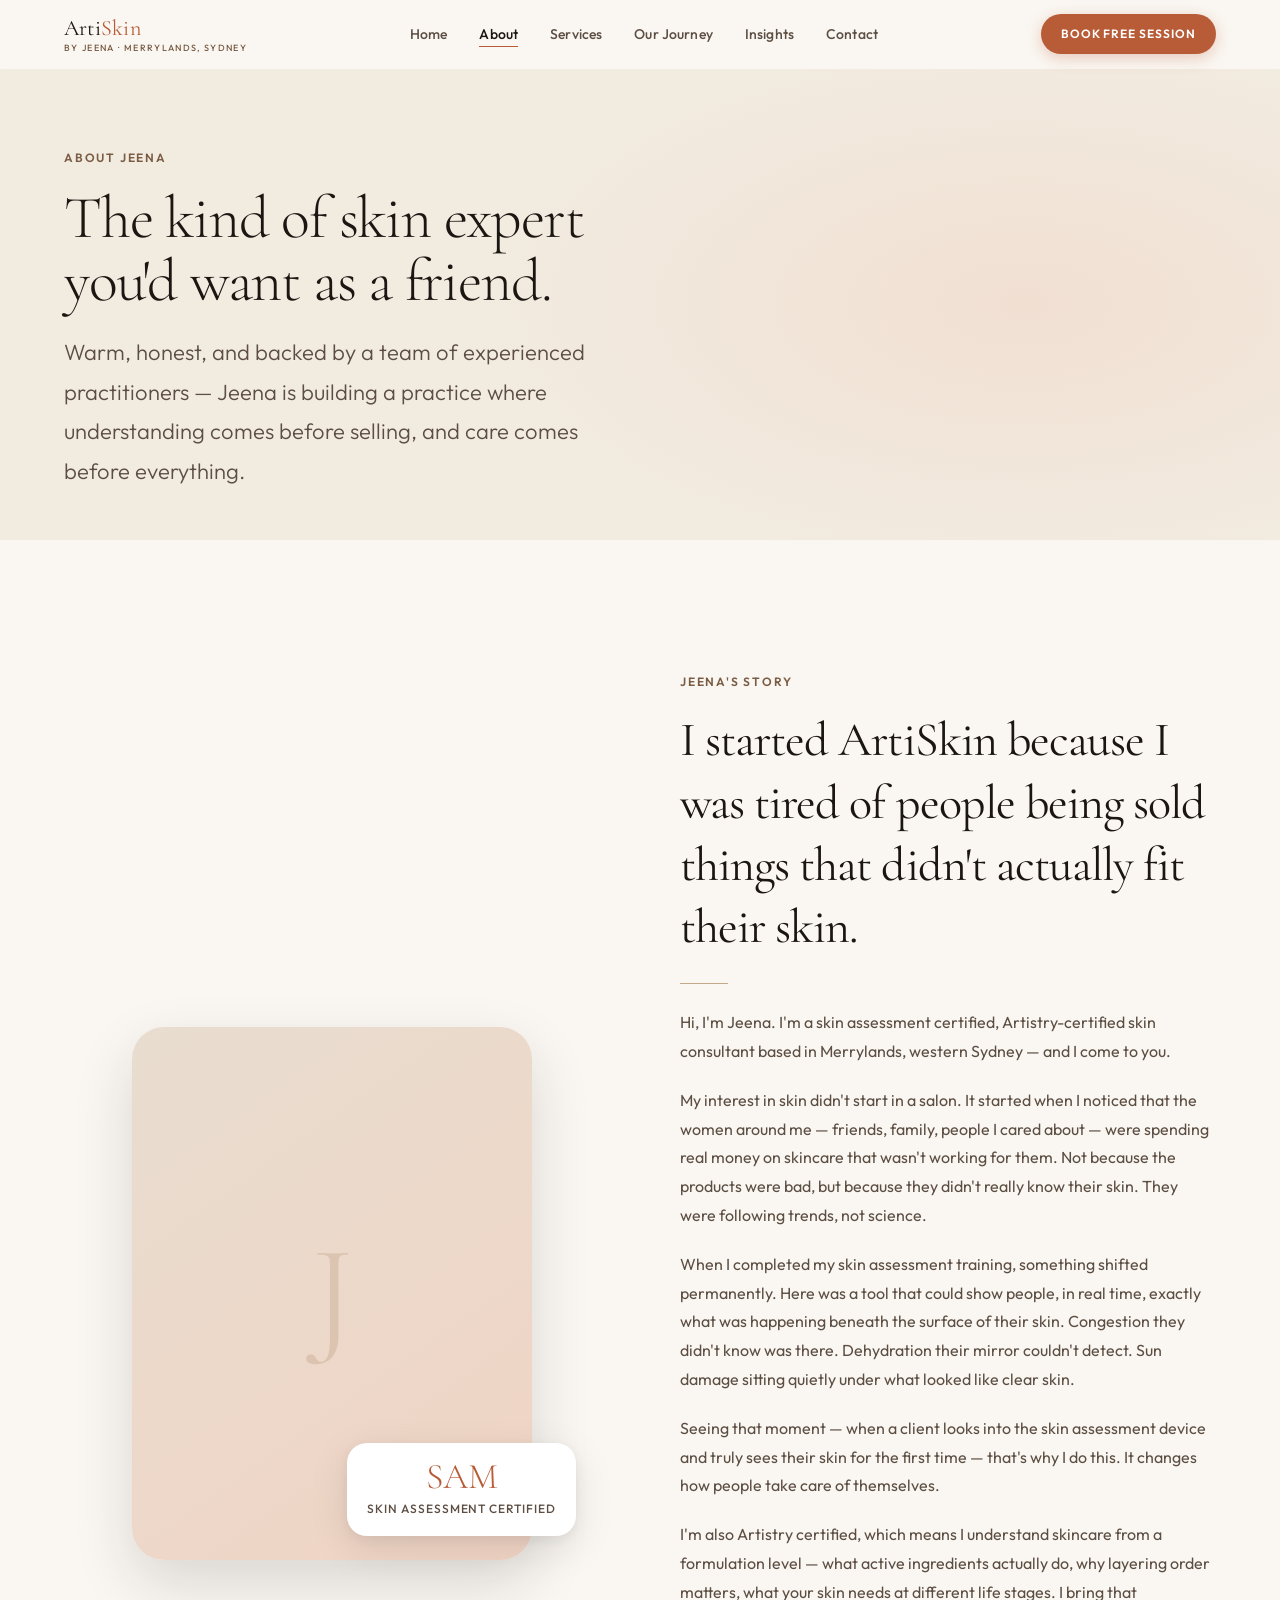
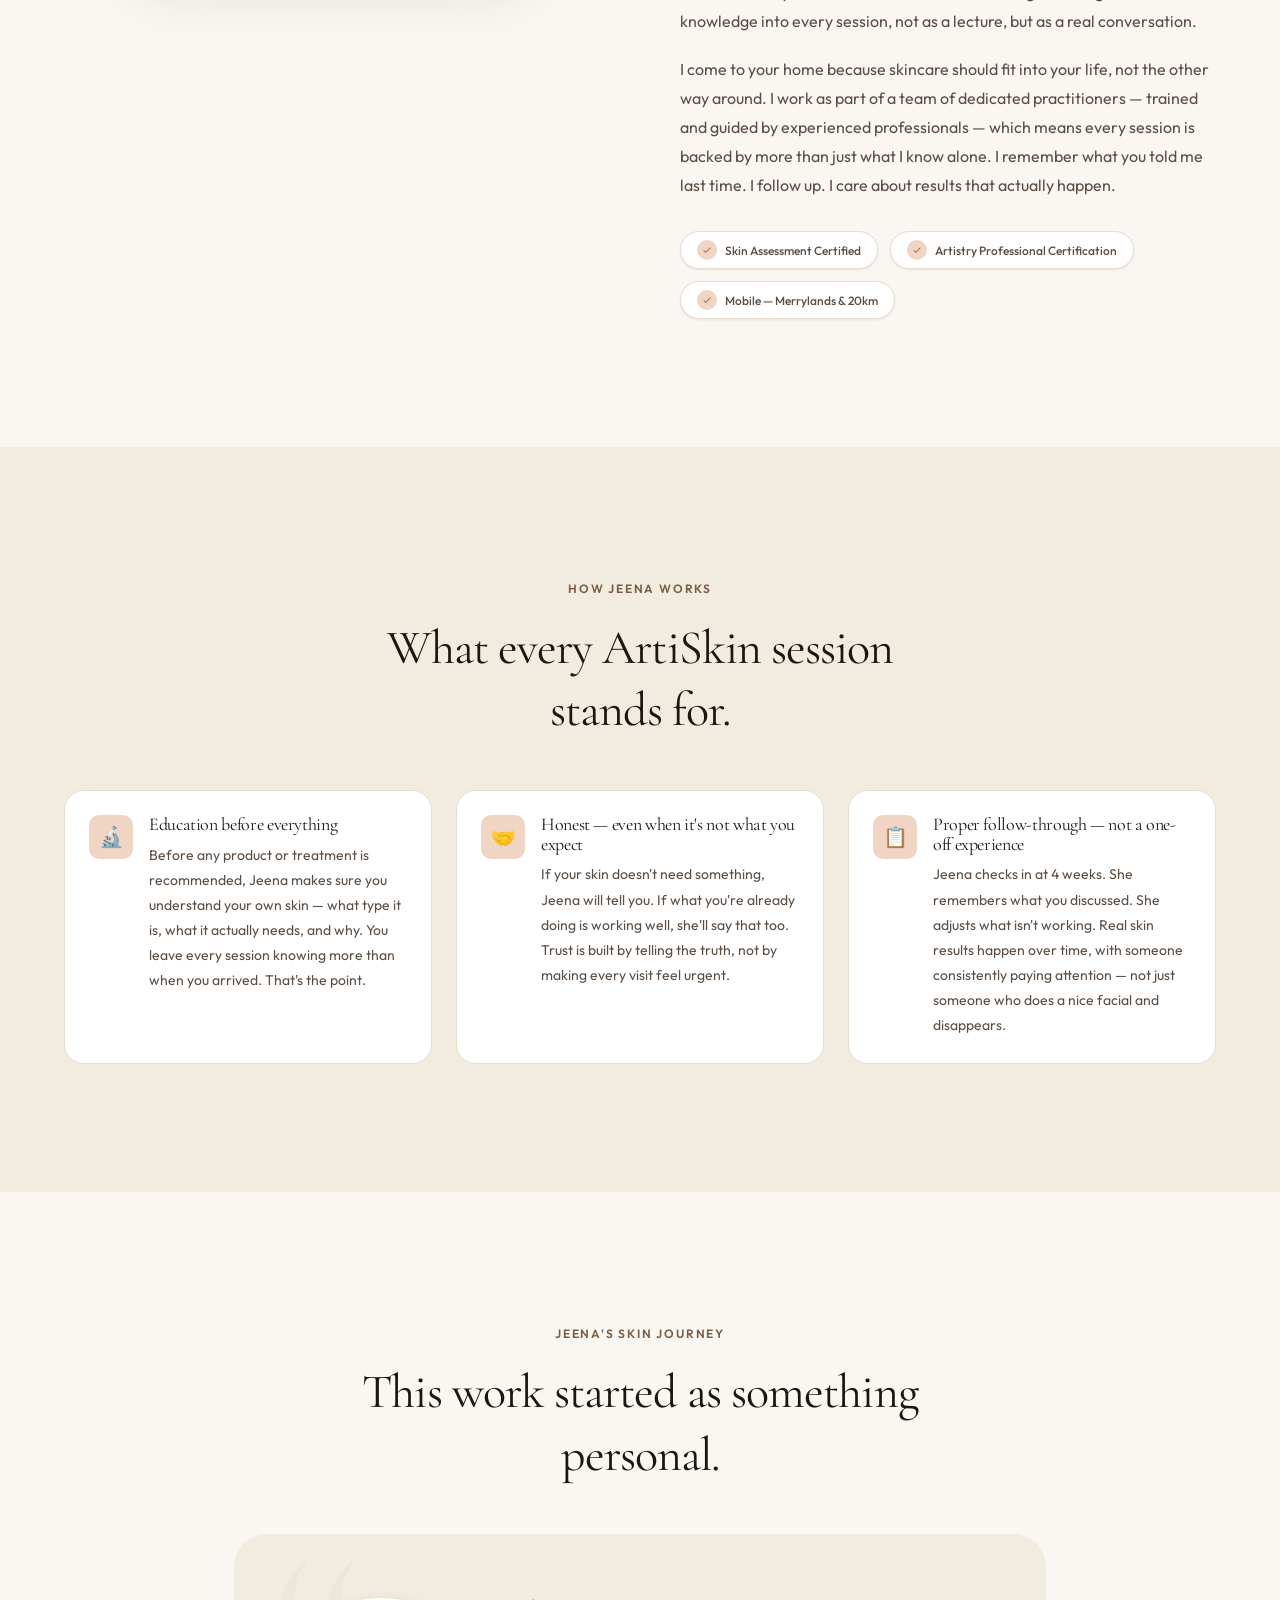
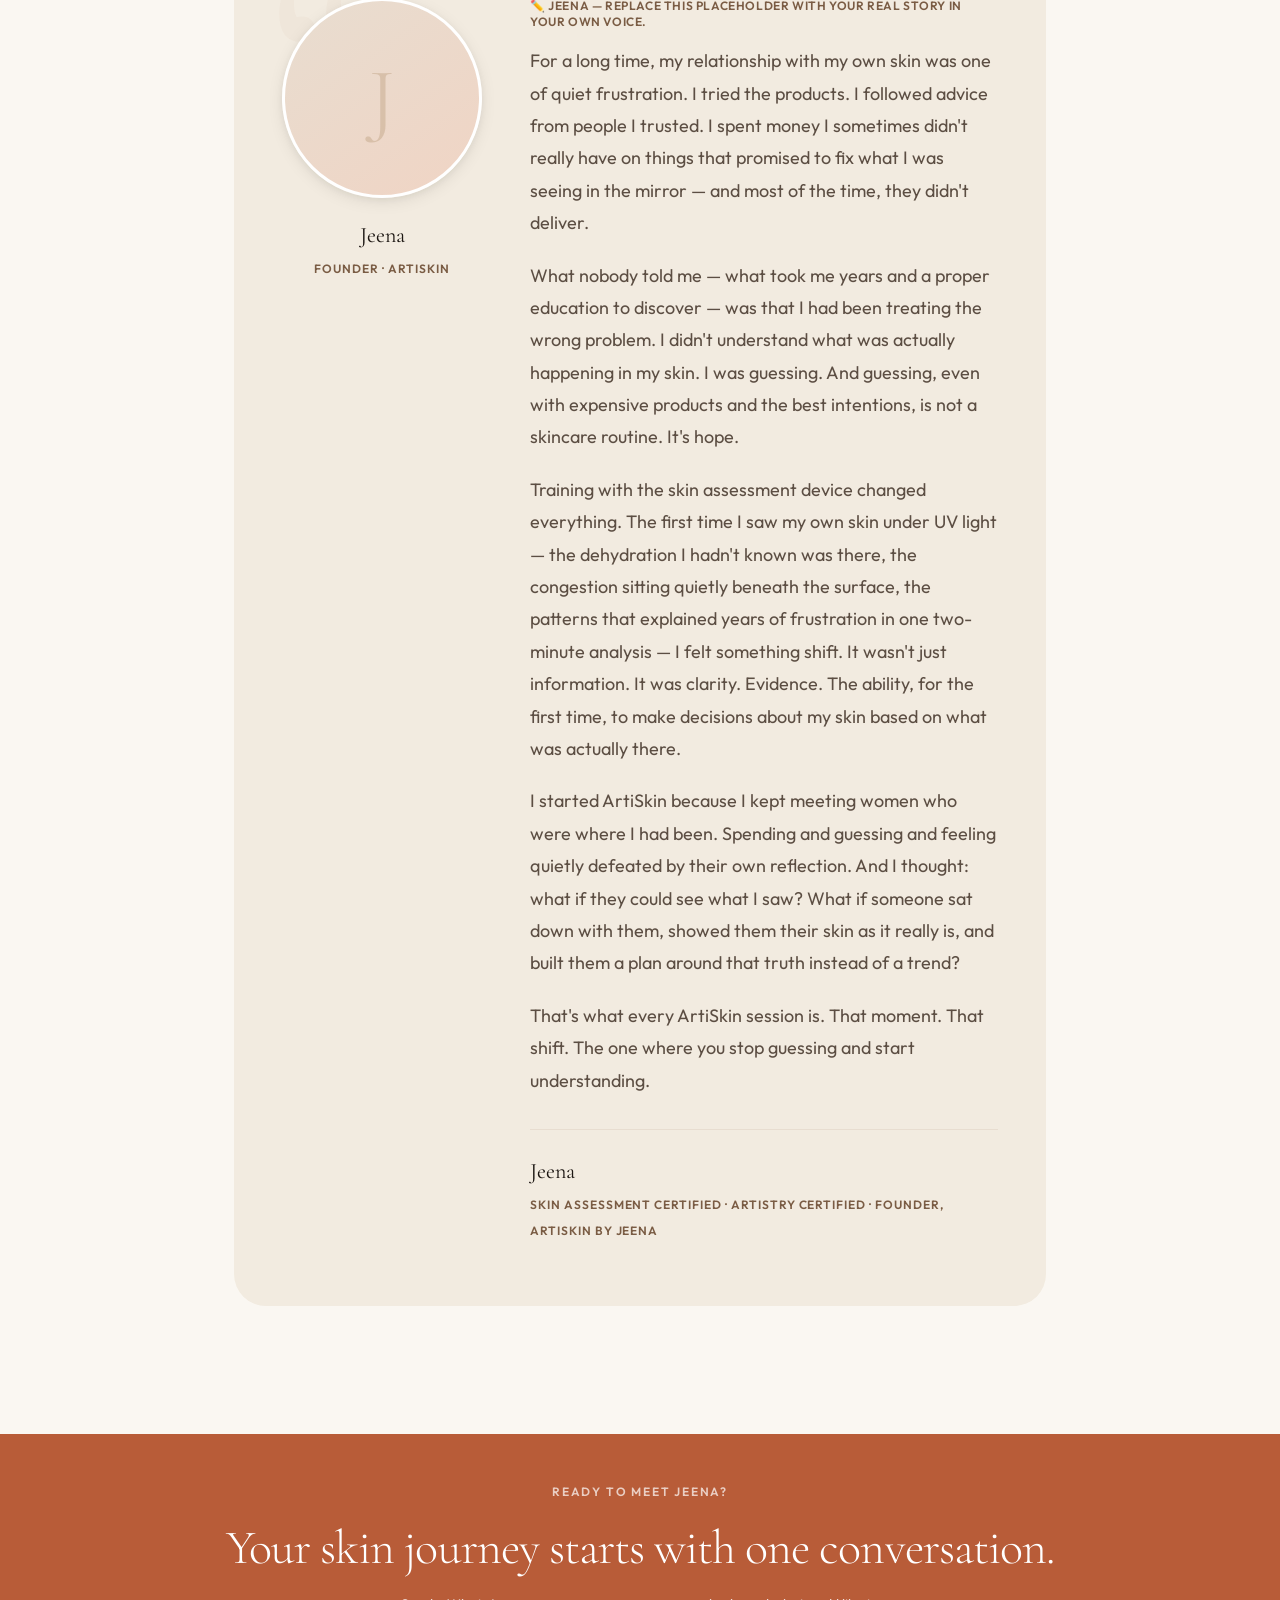
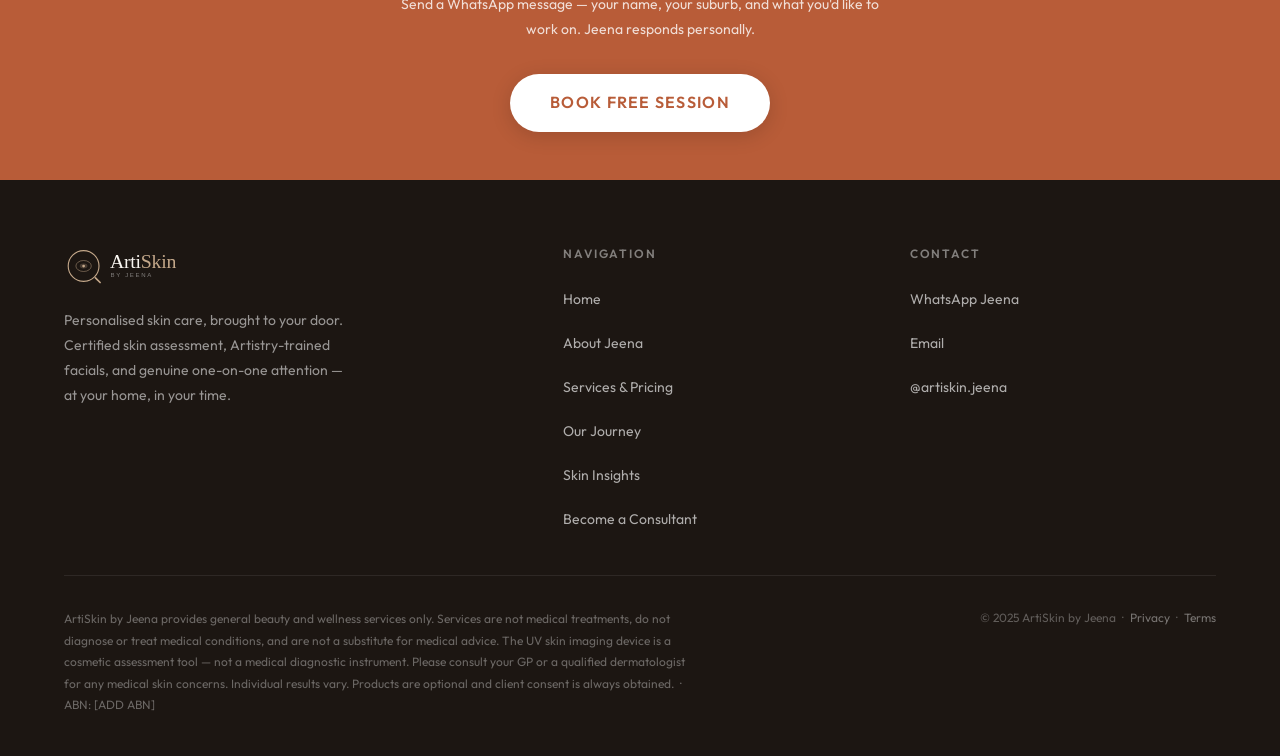
<file: about.html>
<!DOCTYPE html>
<html lang="en">
<head>
  <meta charset="UTF-8">
  <meta name="viewport" content="width=device-width, initial-scale=1.0">
  <meta name="description" content="About Jeena — skin assessment certified, Artistry-certified mobile skin consultant in Merrylands, Sydney. Her story, her approach, and why she started ArtiSkin.">
  <title>About — ArtiSkin by Jeena · Art in Every Touch</title>
  <link rel="preconnect" href="https://fonts.googleapis.com">
  <link rel="preconnect" href="https://fonts.gstatic.com" crossorigin>
  <link href="https://fonts.googleapis.com/css2?family=Cormorant+Garamond:ital,wght@0,300;0,400;0,600;1,300;1,400&family=Outfit:wght@300;400;500;600&display=swap" rel="stylesheet">
  <link rel="stylesheet" href="css/tokens.css">
  <link rel="stylesheet" href="css/base.css">
  <link rel="stylesheet" href="css/components.css">
  <link rel="stylesheet" href="css/nav.css">
  <link rel="stylesheet" href="css/sections.css">
  <link rel="stylesheet" href="css/pages.css">
</head>
<body>

  <!-- NAV -->
  <nav class="site-nav" role="navigation" aria-label="Main navigation">
    <div class="nav-inner">
      <a href="index.html" class="nav-logo" aria-label="ArtiSkin by Jeena — home">
        <span class="nav-logo__name">Arti<span>Skin</span></span>
        <span class="nav-logo__tagline">by Jeena · Merrylands, Sydney</span>
      </a>
      <ul class="nav-links" role="list">
        <li><a href="index.html">Home</a></li>
        <li><a href="about.html">About</a></li>
        <li><a href="services.html">Services</a></li>
        <li><a href="testimonials.html">Our Journey</a></li>
        <li><a href="blog.html">Insights</a></li>
        <li><a href="index.html#contact">Contact</a></li>
      </ul>
      <div class="nav-cta">
        <a href="index.html#contact" class="btn btn--primary btn--sm">Book Free Session</a>
      </div>
      <button class="nav-hamburger" aria-label="Open menu">
        <span></span><span></span><span></span>
      </button>
    </div>
  </nav>
  <div class="nav-drawer" role="navigation" aria-label="Mobile navigation">
    <a href="index.html">Home</a>
    <a href="about.html">About Jeena</a>
    <a href="services.html">Services &amp; Pricing</a>
    <a href="testimonials.html">Our Journey</a>
    <a href="blog.html">Skin Insights</a>
    <a href="become-a-consultant.html">Become a Consultant</a>
    <a href="index.html#contact">Contact</a>
    <a href="index.html#contact" class="btn btn--primary">Book via WhatsApp</a>
  </div>

  <main class="nav-offset">

    <!-- PAGE HERO -->
    <section class="page-hero">
      <div class="container">
        <div class="page-hero__inner">
          <span class="t-eyebrow page-hero__eyebrow reveal">About Jeena</span>
          <h1 class="h-hero page-hero__heading reveal reveal--delay-1">
            The kind of skin expert<br>you'd want as a friend.
          </h1>
          <p class="t-lead page-hero__sub reveal reveal--delay-2">
            Warm, honest, and backed by a team of experienced practitioners — Jeena is building a practice where understanding comes before selling, and care comes before everything.
          </p>
        </div>
      </div>
    </section>

    <!-- ABOUT BODY -->
    <section class="section">
      <div class="container">
        <div class="about-layout">

          <div class="about-portrait reveal">
            <div class="about-portrait__frame">
              <!-- Replace placeholder with: <img src="images/jeena.jpg" alt="Jeena" style="width:100%;height:100%;object-fit:cover;"> -->
              <span class="about-portrait__placeholder" aria-hidden="true">J</span>
            </div>
            <div class="about-portrait__badge">
              <span class="about-portrait__badge-number">SAM</span>
              <span class="about-portrait__badge-label">Skin Assessment Certified</span>
            </div>
          </div>

          <div class="about-content">
            <span class="t-eyebrow reveal">Jeena's Story</span>
            <h2 class="h-section mt-4 reveal reveal--delay-1">
              I started ArtiSkin because I was tired of people being sold things that didn't actually fit their skin.
            </h2>
            <hr class="divider reveal reveal--delay-2">

            <p class="reveal reveal--delay-2">
              Hi, I'm Jeena. I'm a skin assessment certified, Artistry-certified skin consultant based in Merrylands, western Sydney — and I come to you.
            </p>

            <p class="reveal reveal--delay-3">
              My interest in skin didn't start in a salon. It started when I noticed that the women around me — friends, family, people I cared about — were spending real money on skincare that wasn't working for them. Not because the products were bad, but because they didn't really know their skin. They were following trends, not science.
            </p>

            <p class="reveal reveal--delay-3">
              When I completed my skin assessment training, something shifted permanently. Here was a tool that could show people, in real time, exactly what was happening beneath the surface of their skin. Congestion they didn't know was there. Dehydration their mirror couldn't detect. Sun damage sitting quietly under what looked like clear skin.
            </p>

            <p class="reveal reveal--delay-4">
              Seeing that moment — when a client looks into the skin assessment device and truly sees their skin for the first time — that's why I do this. It changes how people take care of themselves.
            </p>

            <p class="reveal reveal--delay-4">
              I'm also Artistry certified, which means I understand skincare from a formulation level — what active ingredients actually do, why layering order matters, what your skin needs at different life stages. I bring that knowledge into every session, not as a lecture, but as a real conversation.
            </p>

            <p class="reveal reveal--delay-5">
              I come to your home because skincare should fit into your life, not the other way around. I work as part of a team of dedicated practitioners — trained and guided by experienced professionals — which means every session is backed by more than just what I know alone. I remember what you told me last time. I follow up. I care about results that actually happen.
            </p>

            <div class="about-certifications mt-8 reveal reveal--delay-5">
              <div class="credential-pill">
                <span class="credential-pill__icon">
                  <svg viewBox="0 0 24 24" fill="currentColor" aria-hidden="true"><path d="M9 16.17L4.83 12l-1.42 1.41L9 19 21 7l-1.41-1.41z"/></svg>
                </span>
                Skin Assessment Certified
              </div>
              <div class="credential-pill">
                <span class="credential-pill__icon">
                  <svg viewBox="0 0 24 24" fill="currentColor" aria-hidden="true"><path d="M9 16.17L4.83 12l-1.42 1.41L9 19 21 7l-1.41-1.41z"/></svg>
                </span>
                Artistry Professional Certification
              </div>
              <div class="credential-pill">
                <span class="credential-pill__icon">
                  <svg viewBox="0 0 24 24" fill="currentColor" aria-hidden="true"><path d="M9 16.17L4.83 12l-1.42 1.41L9 19 21 7l-1.41-1.41z"/></svg>
                </span>
                Mobile — Merrylands &amp; 20km
              </div>
            </div>
          </div>
        </div>
      </div>
    </section>

    <!-- VALUES -->
    <section class="section bg-alt">
      <div class="container">
        <div class="section-header--center reveal">
          <span class="t-eyebrow">How Jeena works</span>
          <h2 class="h-section mt-4">What every ArtiSkin session stands for.</h2>
        </div>
        <div class="grid-3">
          <div class="persona-card reveal reveal--delay-1">
            <div class="persona-card__icon">🔬</div>
            <div>
              <h3 class="persona-card__title">Education before everything</h3>
              <p class="persona-card__desc">Before any product or treatment is recommended, Jeena makes sure you understand your own skin — what type it is, what it actually needs, and why. You leave every session knowing more than when you arrived. That's the point.</p>
            </div>
          </div>
          <div class="persona-card reveal reveal--delay-2">
            <div class="persona-card__icon">🤝</div>
            <div>
              <h3 class="persona-card__title">Honest — even when it's not what you expect</h3>
              <p class="persona-card__desc">If your skin doesn't need something, Jeena will tell you. If what you're already doing is working well, she'll say that too. Trust is built by telling the truth, not by making every visit feel urgent.</p>
            </div>
          </div>
          <div class="persona-card reveal reveal--delay-3">
            <div class="persona-card__icon">📋</div>
            <div>
              <h3 class="persona-card__title">Proper follow-through — not a one-off experience</h3>
              <p class="persona-card__desc">Jeena checks in at 4 weeks. She remembers what you discussed. She adjusts what isn't working. Real skin results happen over time, with someone consistently paying attention — not just someone who does a nice facial and disappears.</p>
            </div>
          </div>
        </div>
      </div>
    </section>


    <!-- PERSONAL STORY — DEEP -->
    <section class="section" id="story">
      <div class="container container--md">
        <div class="section-header--center reveal">
          <span class="t-eyebrow">Jeena's Skin Journey</span>
          <h2 class="h-section mt-4">This work started as something personal.</h2>
        </div>
        <div class="founder-story reveal reveal--delay-1">
          <div class="founder-story__layout">
            <div style="display:flex;flex-direction:column;align-items:center;gap:var(--sp-5);">
              <div class="founder-story__photo">
                <!-- REPLACE WITH: <img src="images/jeena-story.jpg" alt="Jeena"> -->
                <span class="founder-story__photo-placeholder">J</span>
              </div>
              <div style="text-align:center;">
                <span class="founder-story__sig-name">Jeena</span>
                <span class="founder-story__sig-title">Founder · ArtiSkin</span>
              </div>
            </div>
            <div class="founder-story__text">
              <p style="font-size:var(--fs-xs);color:var(--clr-trust);letter-spacing:0.05em;text-transform:uppercase;font-weight:600;font-style:normal;font-family:var(--font-body);margin-bottom:var(--sp-4);">
                ✏️ Jeena — replace this placeholder with your real story in your own voice.
              </p>
              <p>
                For a long time, my relationship with my own skin was one of quiet frustration. I tried the products. I followed advice from people I trusted. I spent money I sometimes didn't really have on things that promised to fix what I was seeing in the mirror — and most of the time, they didn't deliver.
              </p>
              <p>
                What nobody told me — what took me years and a proper education to discover — was that I had been treating the wrong problem. I didn't understand what was actually happening in my skin. I was guessing. And guessing, even with expensive products and the best intentions, is not a skincare routine. It's hope.
              </p>
              <p>
                Training with the skin assessment device changed everything. The first time I saw my own skin under UV light — the dehydration I hadn't known was there, the congestion sitting quietly beneath the surface, the patterns that explained years of frustration in one two-minute analysis — I felt something shift. It wasn't just information. It was clarity. Evidence. The ability, for the first time, to make decisions about my skin based on what was actually there.
              </p>
              <p>
                I started ArtiSkin because I kept meeting women who were where I had been. Spending and guessing and feeling quietly defeated by their own reflection. And I thought: what if they could see what I saw? What if someone sat down with them, showed them their skin as it really is, and built them a plan around that truth instead of a trend?
              </p>
              <p>
                That's what every ArtiSkin session is. That moment. That shift. The one where you stop guessing and start understanding.
              </p>
              <div class="founder-story__sig">
                <div>
                  <span class="founder-story__sig-name">Jeena</span>
                  <span class="founder-story__sig-title">Skin Assessment Certified · Artistry Certified · Founder, ArtiSkin by Jeena</span>
                </div>
              </div>
            </div>
          </div>
        </div>
      </div>
    </section>

    <!-- CTA STRIP -->
    <div class="cta-strip">
      <div class="container">
        <span class="cta-strip__eyebrow">Ready to meet Jeena?</span>
        <h2 class="cta-strip__heading">Your skin journey starts with one conversation.</h2>
        <p class="cta-strip__sub">Send a WhatsApp message — your name, your suburb, and what you'd like to work on. Jeena responds personally.</p>
        <a href="index.html#contact" class="btn btn--whatsapp btn--lg">Book Free Session</a>
      </div>
    </div>

  </main>

  <!-- FOOTER -->
  <footer class="site-footer">
    <div class="container">
      <div class="footer-top">
        <div class="footer-brand">
          <img src="images/logo-reversed.svg" alt="ArtiSkin by Jeena" height="44" width="180" style="margin-bottom:var(--sp-5);">
          <p>Personalised skin care, brought to your door. Certified skin assessment, Artistry-trained facials, and genuine one-on-one attention — at your home, in your time.</p>
        </div>
        <div>
          <p class="footer-col__title">Navigation</p>
          <ul class="footer-links">
            <li><a href="index.html">Home</a></li>
            <li><a href="about.html">About Jeena</a></li>
            <li><a href="services.html">Services &amp; Pricing</a></li>
            <li><a href="testimonials.html">Our Journey</a></li>
            <li><a href="blog.html">Skin Insights</a></li>
            <li><a href="become-a-consultant.html">Become a Consultant</a></li>
          </ul>
        </div>
        <div>
          <p class="footer-col__title">Contact</p>
          <ul class="footer-links">
            <li><a href="https://wa.me/61400000000">WhatsApp Jeena</a></li>
            <li><a href="mailto:hello@artiskinbyjeena.com.au">Email</a></li>
            <li><a href="https://instagram.com/artiskin.jeena" target="_blank" rel="noopener">@artiskin.jeena</a></li>
          </ul>
        </div>
      </div>
      <div class="footer-bottom">
        <p class="footer-disclaimer">ArtiSkin by Jeena provides general beauty and wellness services only. Services are not medical treatments, do not diagnose or treat medical conditions, and are not a substitute for medical advice. The UV skin imaging device is a cosmetic assessment tool — not a medical diagnostic instrument. Please consult your GP or a qualified dermatologist for any medical skin concerns. Individual results vary. Products are optional and client consent is always obtained. &nbsp;·&nbsp; ABN: [ADD ABN]</p>
        <p class="footer-copy">© 2025 ArtiSkin by Jeena &nbsp;·&nbsp; <a href="privacy.html" style="color:rgba(255,255,255,0.4);">Privacy</a> &nbsp;·&nbsp; <a href="terms.html" style="color:rgba(255,255,255,0.4);">Terms</a></p>
      </div>
    </div>
  </footer>

  <script src="js/nav.js"></script>
  <script src="js/reveal.js"></script>
</body>
</html>
</file>
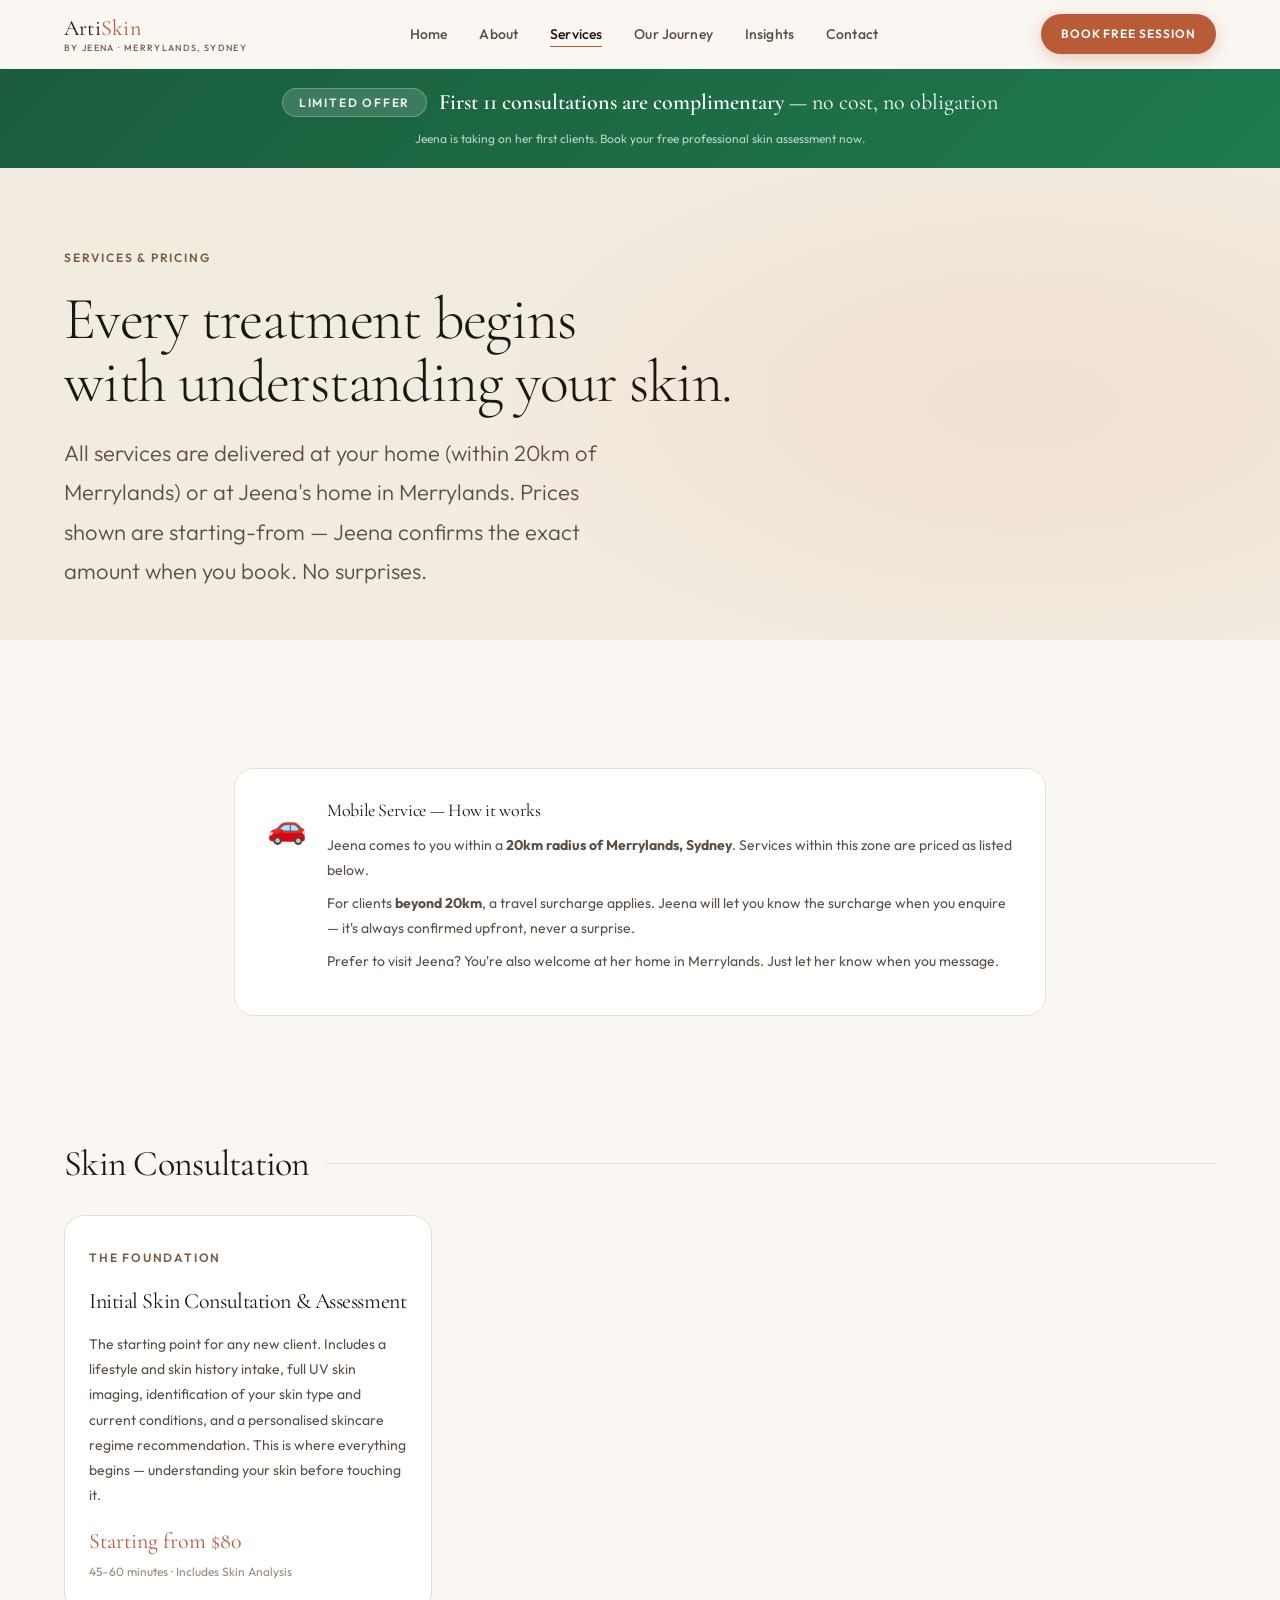
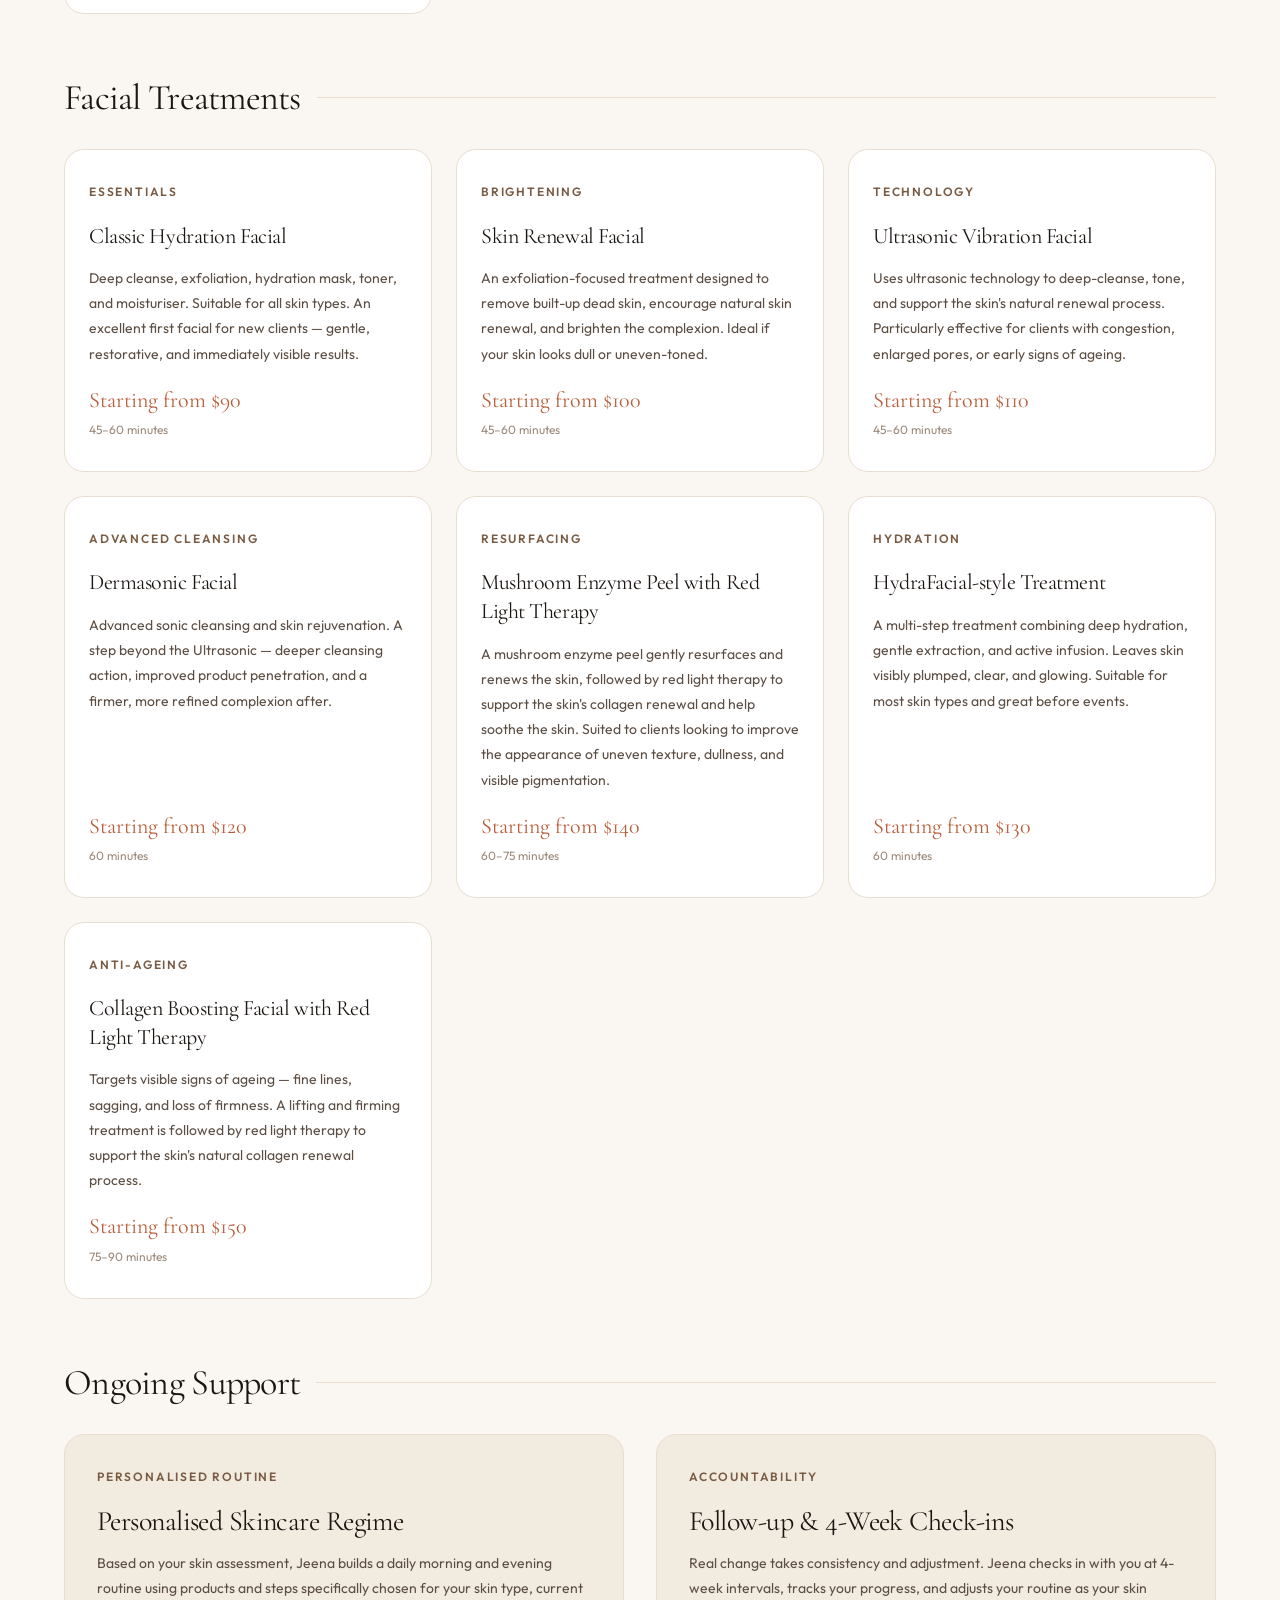
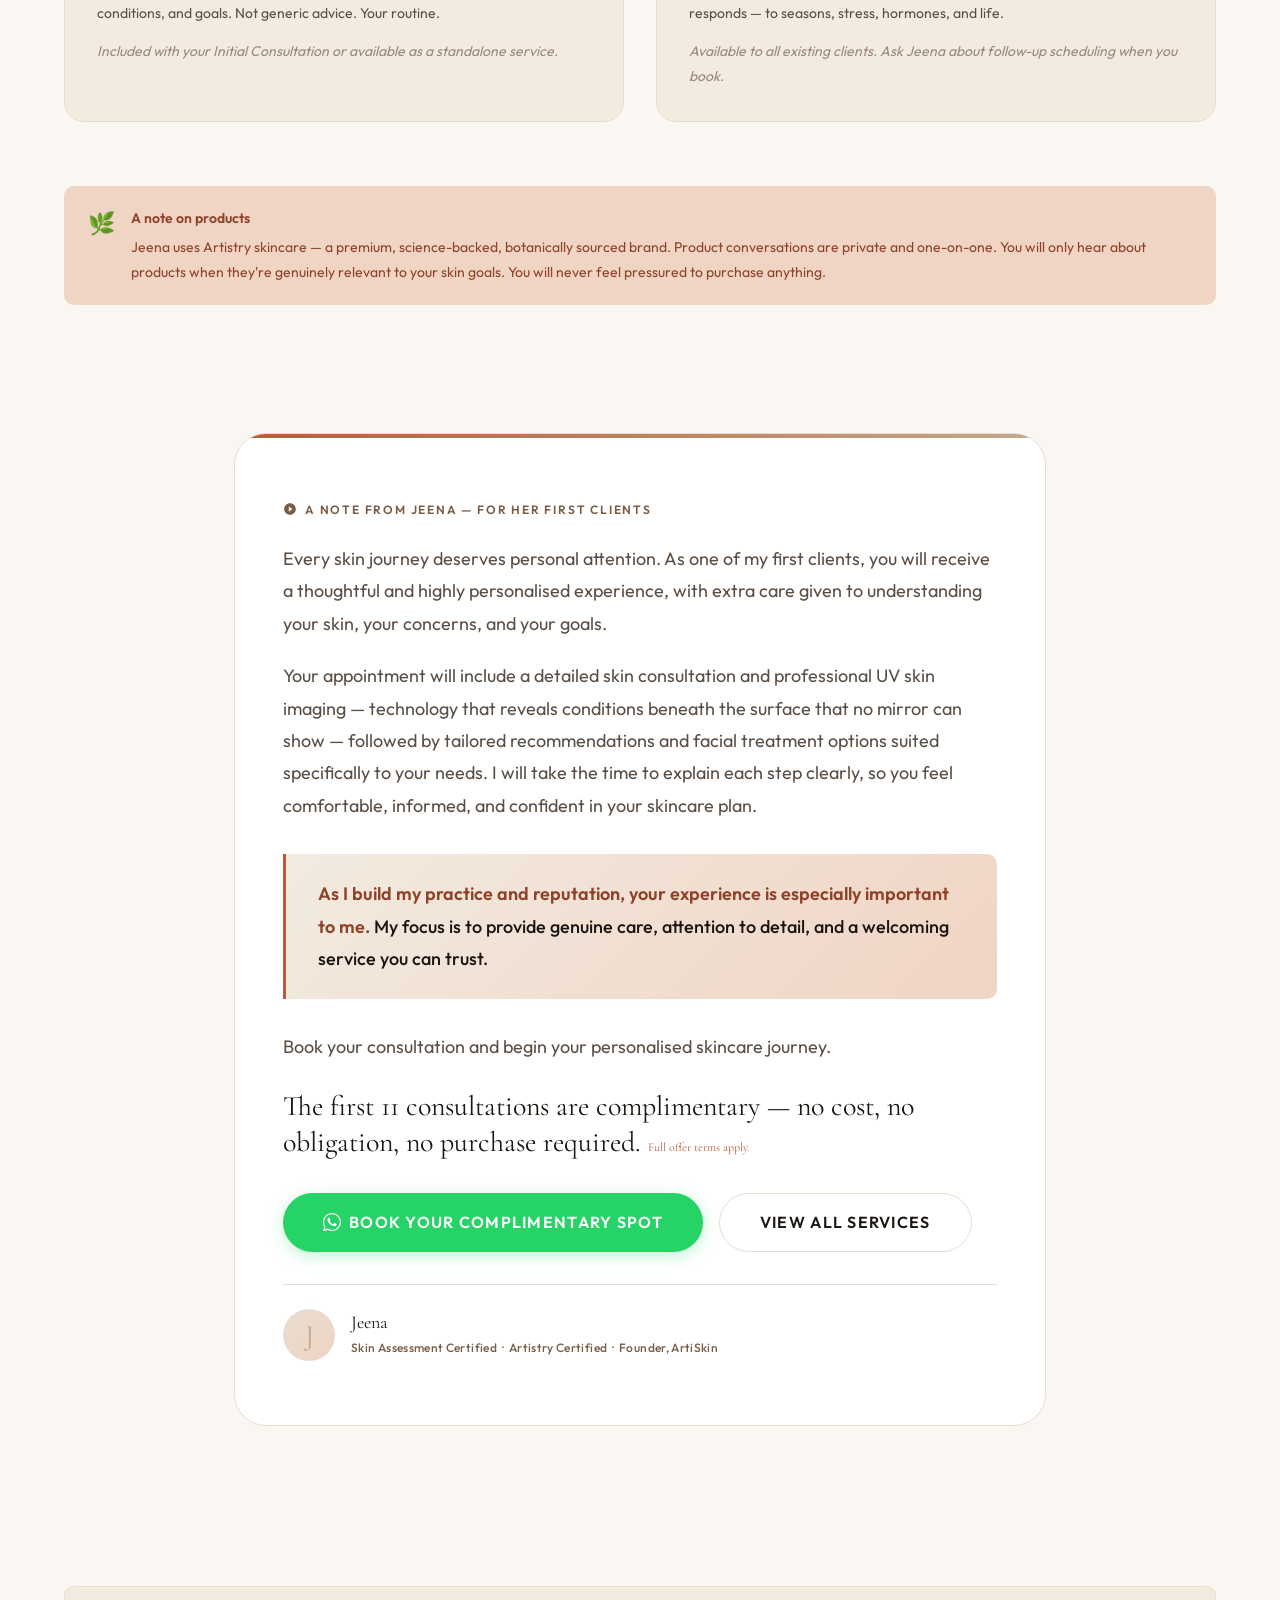
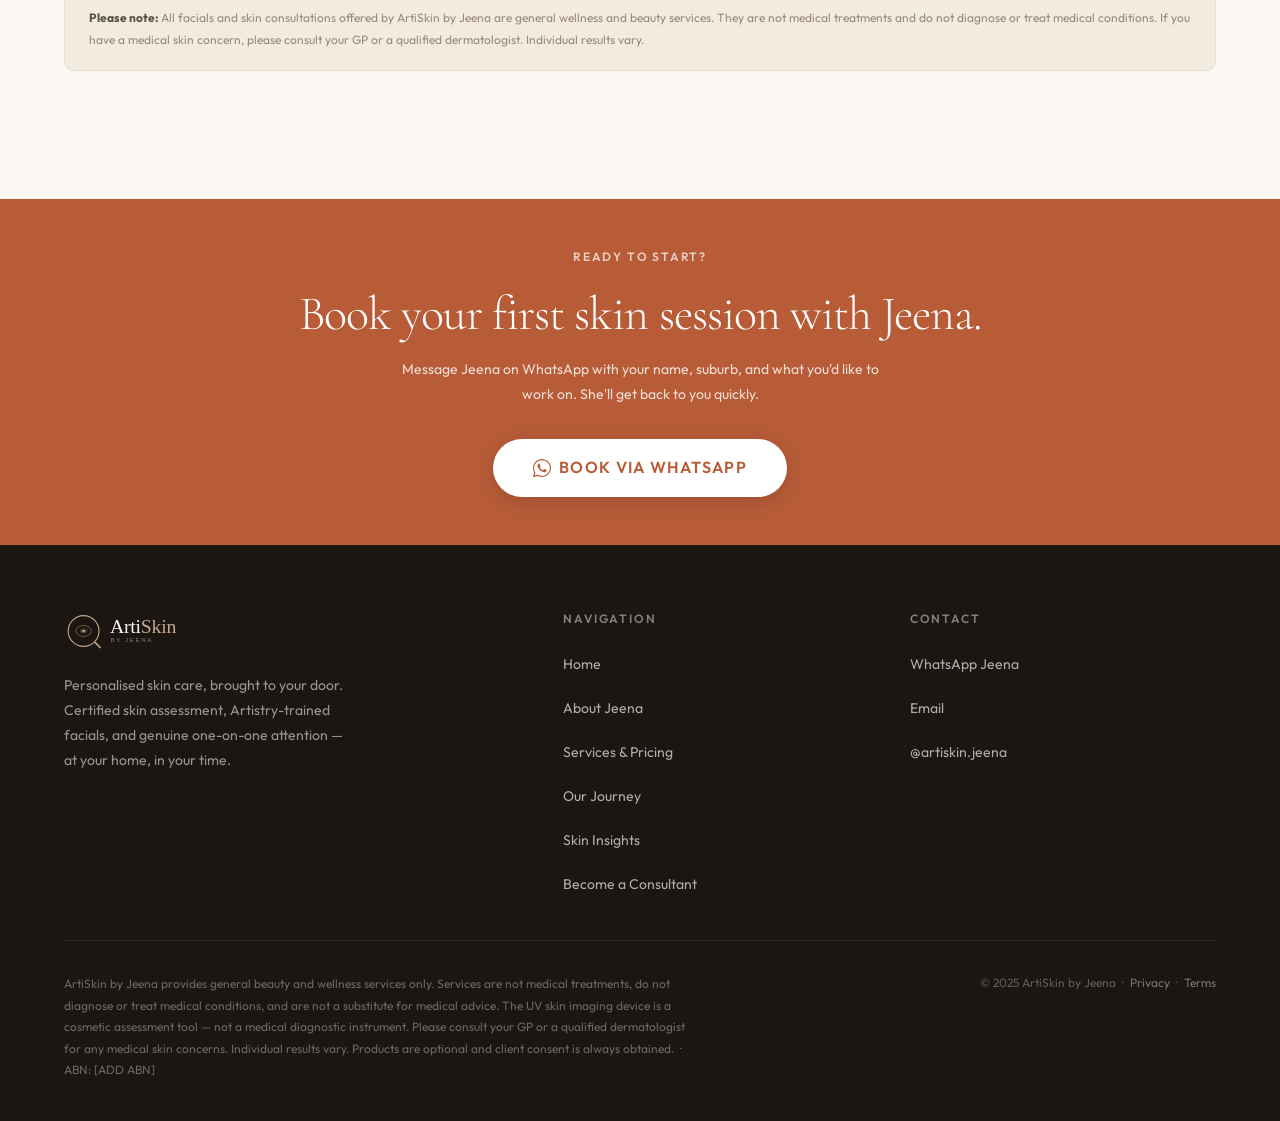
<file: services.html>
<!DOCTYPE html>
<html lang="en">
<head>
  <meta charset="UTF-8">
  <meta name="viewport" content="width=device-width, initial-scale=1.0">
  <meta name="description" content="ArtiSkin by Jeena — Full services and pricing. Skin consultations, skin analysis, facials, and personalised skincare regimes. Mobile in Merrylands, Sydney.">
  <title>Services — ArtiSkin by Jeena · Art in Every Touch</title>
  <link rel="preconnect" href="https://fonts.googleapis.com">
  <link rel="preconnect" href="https://fonts.gstatic.com" crossorigin>
  <link href="https://fonts.googleapis.com/css2?family=Cormorant+Garamond:ital,wght@0,300;0,400;0,600;1,300;1,400&family=Outfit:wght@300;400;500;600&display=swap" rel="stylesheet">
  <link rel="stylesheet" href="css/tokens.css">
  <link rel="stylesheet" href="css/base.css">
  <link rel="stylesheet" href="css/components.css">
  <link rel="stylesheet" href="css/nav.css">
  <link rel="stylesheet" href="css/sections.css">
  <link rel="stylesheet" href="css/pages.css">
</head>
<body>

  <!-- NAV -->
  <nav class="site-nav" role="navigation" aria-label="Main navigation">
    <div class="nav-inner">
      <a href="index.html" class="nav-logo" aria-label="ArtiSkin by Jeena — home">
        <span class="nav-logo__name">Arti<span>Skin</span></span>
        <span class="nav-logo__tagline">by Jeena · Merrylands, Sydney</span>
      </a>
      <ul class="nav-links" role="list">
        <li><a href="index.html">Home</a></li>
        <li><a href="about.html">About</a></li>
        <li><a href="services.html">Services</a></li>
        <li><a href="testimonials.html">Our Journey</a></li>
        <li><a href="blog.html">Insights</a></li>
        <li><a href="index.html#contact">Contact</a></li>
      </ul>
      <div class="nav-cta">
        <a href="index.html#contact" class="btn btn--primary btn--sm">Book Free Session</a>
      </div>
      <button class="nav-hamburger" aria-label="Open menu">
        <span></span><span></span><span></span>
      </button>
    </div>
  </nav>
  <div class="nav-drawer" role="navigation" aria-label="Mobile navigation">
    <a href="index.html">Home</a>
    <a href="about.html">About Jeena</a>
    <a href="services.html">Services &amp; Pricing</a>
    <a href="testimonials.html">Our Journey</a>
    <a href="blog.html">Skin Insights</a>
    <a href="become-a-consultant.html">Become a Consultant</a>
    <a href="index.html#contact">Contact</a>
    <a href="index.html#contact" class="btn btn--primary">Book via WhatsApp</a>
  </div>

  <main class="nav-offset">


    <!-- OFFER BANNER -->
    <div class="offer-banner">
      <div class="offer-banner__inner">
        <span class="offer-banner__badge">Limited Offer</span>
        <span class="offer-banner__text">
          <strong>First 11 consultations are complimentary</strong> — no cost, no obligation
        </span>
        <span class="offer-banner__sub">Jeena is taking on her first clients. Book your free professional skin assessment now.</span>
      </div>
    </div>

    <!-- PAGE HERO -->
    <section class="page-hero">
      <div class="container">
        <div class="page-hero__inner">
          <span class="t-eyebrow page-hero__eyebrow reveal">Services &amp; Pricing</span>
          <h1 class="h-hero page-hero__heading reveal reveal--delay-1">
            Every treatment begins<br>with understanding your skin.
          </h1>
          <p class="t-lead page-hero__sub reveal reveal--delay-2">
            All services are delivered at your home (within 20km of Merrylands) or at Jeena's home in Merrylands. Prices shown are starting-from — Jeena confirms the exact amount when you book. No surprises.
          </p>
        </div>
      </div>
    </section>

    <!-- TRAVEL INFO -->
    <section class="section" style="padding-bottom:0;">
      <div class="container container--md">
        <div class="travel-box reveal">
          <div class="travel-box__icon">🚗</div>
          <div>
            <h2 class="travel-box__title">Mobile Service — How it works</h2>
            <p>Jeena comes to you within a <strong>20km radius of Merrylands, Sydney</strong>. Services within this zone are priced as listed below.</p>
            <p>For clients <strong>beyond 20km</strong>, a travel surcharge applies. Jeena will let you know the surcharge when you enquire — it's always confirmed upfront, never a surprise.</p>
            <p>Prefer to visit Jeena? You're also welcome at her home in Merrylands. Just let her know when you message.</p>
          </div>
        </div>
      </div>
    </section>

    <!-- SERVICES -->
    <section class="section">
      <div class="container">

        <!-- Category 1: Consultation -->
        <div class="service-category">
          <div class="service-category__header reveal">
            <h2 class="service-category__title">Skin Consultation</h2>
            <div class="service-category__line"></div>
          </div>
          <div class="grid-3">
            <div class="service-card reveal reveal--delay-1" style="grid-column: span 1;">
              <span class="service-card__category">The Foundation</span>
              <h3 class="service-card__title">Initial Skin Consultation &amp; Assessment</h3>
              <p class="service-card__desc">
                The starting point for any new client. Includes a lifestyle and skin history intake, full UV skin imaging, identification of your skin type and current conditions, and a personalised skincare regime recommendation. This is where everything begins — understanding your skin before touching it.
              </p>
              <div class="service-card__price">Starting from $80 <span>45–60 minutes · Includes Skin Analysis</span></div>
            </div>
          </div>
        </div>

        <!-- Category 2: Facials -->
        <div class="service-category">
          <div class="service-category__header reveal">
            <h2 class="service-category__title">Facial Treatments</h2>
            <div class="service-category__line"></div>
          </div>
          <div class="grid-3">

            <div class="service-card reveal reveal--delay-1">
              <span class="service-card__category">Essentials</span>
              <h3 class="service-card__title">Classic Hydration Facial</h3>
              <p class="service-card__desc">Deep cleanse, exfoliation, hydration mask, toner, and moisturiser. Suitable for all skin types. An excellent first facial for new clients — gentle, restorative, and immediately visible results.</p>
              <div class="service-card__price">Starting from $90 <span>45–60 minutes</span></div>
            </div>

            <div class="service-card reveal reveal--delay-2">
              <span class="service-card__category">Brightening</span>
              <h3 class="service-card__title">Skin Renewal Facial</h3>
              <p class="service-card__desc">An exfoliation-focused treatment designed to remove built-up dead skin, encourage natural skin renewal, and brighten the complexion. Ideal if your skin looks dull or uneven-toned.</p>
              <div class="service-card__price">Starting from $100 <span>45–60 minutes</span></div>
            </div>

            <div class="service-card reveal reveal--delay-3">
              <span class="service-card__category">Technology</span>
              <h3 class="service-card__title">Ultrasonic Vibration Facial</h3>
              <p class="service-card__desc">Uses ultrasonic technology to deep-cleanse, tone, and support the skin's natural renewal process. Particularly effective for clients with congestion, enlarged pores, or early signs of ageing.</p>
              <div class="service-card__price">Starting from $110 <span>45–60 minutes</span></div>
            </div>

            <div class="service-card reveal reveal--delay-1">
              <span class="service-card__category">Advanced Cleansing</span>
              <h3 class="service-card__title">Dermasonic Facial</h3>
              <p class="service-card__desc">Advanced sonic cleansing and skin rejuvenation. A step beyond the Ultrasonic — deeper cleansing action, improved product penetration, and a firmer, more refined complexion after.</p>
              <div class="service-card__price">Starting from $120 <span>60 minutes</span></div>
            </div>

            <div class="service-card reveal reveal--delay-2">
              <span class="service-card__category">Resurfacing</span>
              <h3 class="service-card__title">Mushroom Enzyme Peel with Red Light Therapy</h3>
              <p class="service-card__desc">A mushroom enzyme peel gently resurfaces and renews the skin, followed by red light therapy to support the skin's collagen renewal and help soothe the skin. Suited to clients looking to improve the appearance of uneven texture, dullness, and visible pigmentation.</p>
              <div class="service-card__price">Starting from $140 <span>60–75 minutes</span></div>
            </div>

            <div class="service-card reveal reveal--delay-3">
              <span class="service-card__category">Hydration</span>
              <h3 class="service-card__title">HydraFacial-style Treatment</h3>
              <p class="service-card__desc">A multi-step treatment combining deep hydration, gentle extraction, and active infusion. Leaves skin visibly plumped, clear, and glowing. Suitable for most skin types and great before events.</p>
              <div class="service-card__price">Starting from $130 <span>60 minutes</span></div>
            </div>

            <div class="service-card reveal reveal--delay-1">
              <span class="service-card__category">Anti-Ageing</span>
              <h3 class="service-card__title">Collagen Boosting Facial with Red Light Therapy</h3>
              <p class="service-card__desc">Targets visible signs of ageing — fine lines, sagging, and loss of firmness. A lifting and firming treatment is followed by red light therapy to support the skin's natural collagen renewal process.</p>
              <div class="service-card__price">Starting from $150 <span>75–90 minutes</span></div>
            </div>

          </div>
        </div>

        <!-- Category 3: Ongoing Support -->
        <div class="service-category">
          <div class="service-category__header reveal">
            <h2 class="service-category__title">Ongoing Support</h2>
            <div class="service-category__line"></div>
          </div>

          <div class="grid-2">
            <div class="ongoing-card reveal reveal--delay-1">
              <span class="service-card__category">Personalised Routine</span>
              <h3 class="h-card">Personalised Skincare Regime</h3>
              <p>Based on your skin assessment, Jeena builds a daily morning and evening routine using products and steps specifically chosen for your skin type, current conditions, and goals. Not generic advice. Your routine.</p>
              <p><em style="color:var(--clr-text-light);font-size:var(--fs-sm);">Included with your Initial Consultation or available as a standalone service.</em></p>
            </div>
            <div class="ongoing-card reveal reveal--delay-2">
              <span class="service-card__category">Accountability</span>
              <h3 class="h-card">Follow-up &amp; 4-Week Check-ins</h3>
              <p>Real change takes consistency and adjustment. Jeena checks in with you at 4-week intervals, tracks your progress, and adjusts your routine as your skin responds — to seasons, stress, hormones, and life.</p>
              <p><em style="color:var(--clr-text-light);font-size:var(--fs-sm);">Available to all existing clients. Ask Jeena about follow-up scheduling when you book.</em></p>
            </div>
          </div>
        </div>

        <!-- Note on products -->
        <div class="process-note reveal" style="margin-top:var(--sp-8);">
          <div class="process-note__icon">🌿</div>
          <div class="process-note__text">
            <strong>A note on products</strong>
            Jeena uses Artistry skincare — a premium, science-backed, botanically sourced brand. Product conversations are private and one-on-one. You will only hear about products when they're genuinely relevant to your skin goals. You will never feel pressured to purchase anything.
          </div>
        </div>


    <!-- JEENA'S PERSONAL OFFER -->
    <section class="section" id="offer">
      <div class="container container--md">

        <div class="personal-offer reveal">

          <div class="personal-offer__eyebrow">
            <svg viewBox="0 0 24 24" fill="currentColor" width="14" height="14" aria-hidden="true"><path d="M12 2C6.48 2 2 6.48 2 12s4.48 10 10 10 10-4.48 10-10S17.52 2 12 2zm-2 14.5v-9l6 4.5-6 4.5z"/></svg>
            A note from Jeena — for her first clients
          </div>

          <div class="personal-offer__body">
            <p>
              Every skin journey deserves personal attention. As one of my first clients, you will receive a thoughtful and highly personalised experience, with extra care given to understanding your skin, your concerns, and your goals.
            </p>
            <p>
              Your appointment will include a detailed skin consultation and professional UV skin imaging — technology that reveals conditions beneath the surface that no mirror can show — followed by tailored recommendations and facial treatment options suited specifically to your needs. I will take the time to explain each step clearly, so you feel comfortable, informed, and confident in your skincare plan.
            </p>
          </div>

          <div class="personal-offer__highlight">
            <em>As I build my practice and reputation, your experience is especially important to me.</em> My focus is to provide genuine care, attention to detail, and a welcoming service you can trust.
          </div>

          <div class="personal-offer__body">
            <p>
              Book your consultation and begin your personalised skincare journey.
            </p>
          </div>

          <div class="personal-offer__cta-line">
            The first 11 consultations are complimentary — no cost, no obligation, no purchase required. <a href="terms.html" style="color:var(--clr-action);font-size:var(--fs-xs);">Full offer terms apply.</a>
          </div>

          <div class="personal-offer__actions">
            <a href="index.html#contact" class="btn btn--whatsapp btn--lg">
              <svg viewBox="0 0 24 24" fill="currentColor" style="width:18px;height:18px;" aria-hidden="true"><path d="M17.472 14.382c-.297-.149-1.758-.867-2.03-.967-.273-.099-.471-.148-.67.15-.197.297-.767.966-.94 1.164-.173.199-.347.223-.644.075-.297-.15-1.255-.463-2.39-1.475-.883-.788-1.48-1.761-1.653-2.059-.173-.297-.018-.458.13-.606.134-.133.298-.347.446-.52.149-.174.198-.298.298-.497.099-.198.05-.371-.025-.52-.075-.149-.669-1.612-.916-2.207-.242-.579-.487-.5-.669-.51-.173-.008-.371-.01-.57-.01-.198 0-.52.074-.792.372-.272.297-1.04 1.016-1.04 2.479 0 1.462 1.065 2.875 1.213 3.074.149.198 2.096 3.2 5.077 4.487.709.306 1.262.489 1.694.625.712.227 1.36.195 1.871.118.571-.085 1.758-.719 2.006-1.413.248-.694.248-1.289.173-1.413-.074-.124-.272-.198-.57-.347z"/><path d="M12 0C5.373 0 0 5.373 0 12c0 2.118.554 4.107 1.523 5.835L.057 23.215a.75.75 0 00.93.902l5.524-1.445A11.935 11.935 0 0012 24c6.627 0 12-5.373 12-12S18.627 0 12 0zm0 22.5c-1.965 0-3.806-.526-5.393-1.44l-.387-.227-4.012 1.05 1.074-3.9-.252-.4A10.447 10.447 0 011.5 12C1.5 6.21 6.21 1.5 12 1.5S22.5 6.21 22.5 12 17.79 22.5 12 22.5z"/></svg>
              Book Your Complimentary Spot
            </a>
            <a href="services.html" class="btn btn--ghost btn--lg">View All Services</a>
          </div>

          <div class="personal-offer__sig">
            <div class="personal-offer__sig-photo">
              <!-- REPLACE: <img src="images/jeena-sig.jpg" alt="Jeena"> -->
              J
            </div>
            <div>
              <span class="personal-offer__sig-name">Jeena</span>
              <span class="personal-offer__sig-title">Skin Assessment Certified &nbsp;·&nbsp; Artistry Certified &nbsp;·&nbsp; Founder, ArtiSkin</span>
            </div>
          </div>

        </div>

      </div>
    </section>


              <!-- Disclaimer -->
        <div class="disclaimer reveal">
          <strong>Please note:</strong> All facials and skin consultations offered by ArtiSkin by Jeena are general wellness and beauty services. They are not medical treatments and do not diagnose or treat medical conditions. If you have a medical skin concern, please consult your GP or a qualified dermatologist. Individual results vary.
        </div>

      </div>
    </section>

    <!-- CTA STRIP -->
    <div class="cta-strip">
      <div class="container">
        <span class="cta-strip__eyebrow">Ready to start?</span>
        <h2 class="cta-strip__heading">Book your first skin session with Jeena.</h2>
        <p class="cta-strip__sub">Message Jeena on WhatsApp with your name, suburb, and what you'd like to work on. She'll get back to you quickly.</p>
        <a href="index.html#contact" class="btn btn--whatsapp btn--lg">
          <svg viewBox="0 0 24 24" fill="currentColor" style="width:18px;height:18px;" aria-hidden="true"><path d="M17.472 14.382c-.297-.149-1.758-.867-2.03-.967-.273-.099-.471-.148-.67.15-.197.297-.767.966-.94 1.164-.173.199-.347.223-.644.075-.297-.15-1.255-.463-2.39-1.475-.883-.788-1.48-1.761-1.653-2.059-.173-.297-.018-.458.13-.606.134-.133.298-.347.446-.52.149-.174.198-.298.298-.497.099-.198.05-.371-.025-.52-.075-.149-.669-1.612-.916-2.207-.242-.579-.487-.5-.669-.51-.173-.008-.371-.01-.57-.01-.198 0-.52.074-.792.372-.272.297-1.04 1.016-1.04 2.479 0 1.462 1.065 2.875 1.213 3.074.149.198 2.096 3.2 5.077 4.487.709.306 1.262.489 1.694.625.712.227 1.36.195 1.871.118.571-.085 1.758-.719 2.006-1.413.248-.694.248-1.289.173-1.413-.074-.124-.272-.198-.57-.347z"/><path d="M12 0C5.373 0 0 5.373 0 12c0 2.118.554 4.107 1.523 5.835L.057 23.215a.75.75 0 00.93.902l5.524-1.445A11.935 11.935 0 0012 24c6.627 0 12-5.373 12-12S18.627 0 12 0zm0 22.5c-1.965 0-3.806-.526-5.393-1.44l-.387-.227-4.012 1.05 1.074-3.9-.252-.4A10.447 10.447 0 011.5 12C1.5 6.21 6.21 1.5 12 1.5S22.5 6.21 22.5 12 17.79 22.5 12 22.5z"/></svg>
          Book via WhatsApp
        </a>
      </div>
    </div>

  </main>

  <!-- FOOTER -->
  <footer class="site-footer">
    <div class="container">
      <div class="footer-top">
        <div class="footer-brand">
          <img src="images/logo-reversed.svg" alt="ArtiSkin by Jeena" height="44" width="180" style="margin-bottom:var(--sp-5);">
          <p>Personalised skin care, brought to your door. Certified skin assessment, Artistry-trained facials, and genuine one-on-one attention — at your home, in your time.</p>
        </div>
        <div>
          <p class="footer-col__title">Navigation</p>
          <ul class="footer-links">
            <li><a href="index.html">Home</a></li>
            <li><a href="about.html">About Jeena</a></li>
            <li><a href="services.html">Services &amp; Pricing</a></li>
            <li><a href="testimonials.html">Our Journey</a></li>
            <li><a href="blog.html">Skin Insights</a></li>
            <li><a href="become-a-consultant.html">Become a Consultant</a></li>
          </ul>
        </div>
        <div>
          <p class="footer-col__title">Contact</p>
          <ul class="footer-links">
            <li><a href="https://wa.me/61400000000">WhatsApp Jeena</a></li>
            <li><a href="mailto:hello@artiskinbyjeena.com.au">Email</a></li>
            <li><a href="https://instagram.com/artiskin.jeena" target="_blank" rel="noopener">@artiskin.jeena</a></li>
          </ul>
        </div>
      </div>
      <div class="footer-bottom">
        <p class="footer-disclaimer">ArtiSkin by Jeena provides general beauty and wellness services only. Services are not medical treatments, do not diagnose or treat medical conditions, and are not a substitute for medical advice. The UV skin imaging device is a cosmetic assessment tool — not a medical diagnostic instrument. Please consult your GP or a qualified dermatologist for any medical skin concerns. Individual results vary. Products are optional and client consent is always obtained. &nbsp;·&nbsp; ABN: [ADD ABN]</p>
        <p class="footer-copy">© 2025 ArtiSkin by Jeena &nbsp;·&nbsp; <a href="privacy.html" style="color:rgba(255,255,255,0.4);">Privacy</a> &nbsp;·&nbsp; <a href="terms.html" style="color:rgba(255,255,255,0.4);">Terms</a></p>
      </div>
    </div>
  </footer>

  <script src="js/nav.js"></script>
  <script src="js/reveal.js"></script>
</body>
</html>
</file>
<file: css/tokens.css>
/* ============================================
   ARTISKIN BY JEENA — DESIGN TOKENS
   ============================================ */

:root {
  /* --- Colour Palette --- */
  --clr-bg:           #FAF7F2;       /* warm ivory — page background */
  --clr-bg-alt:       #F2EBE0;       /* warm cream — section contrast */
  --clr-bg-deep:      #E8DDD0;       /* deeper cream — card borders, subtle fills */

  --clr-text:         #1C1612;       /* near-black warm — primary text */
  --clr-text-mid:     #5C4E43;       /* warm mid-brown — secondary text, labels */
  --clr-text-light:   #9C8878;       /* muted warm — captions, placeholders */

  --clr-trust:        #7A5C44;       /* warm mocha — eyebrows, step numbers, tags */
  --clr-trust-light:  #C4A88A;       /* light mocha — trust borders, subtle accents */

  --clr-action:       #B85C38;       /* terracotta — CTAs, buttons, links, highlights */
  --clr-action-dark:  #8F4228;       /* deep terracotta — button hover */
  --clr-action-light: #F0D4C4;       /* pale terracotta — button bg soft, badges */

  --clr-white:        #FFFFFF;
  --clr-overlay:      rgba(28, 22, 18, 0.5);

  /* --- Typography --- */
  --font-display:  'Cormorant Garamond', Georgia, serif;
  --font-body:     'Outfit', sans-serif;

  --fs-xs:    0.75rem;     /* 12px */
  --fs-sm:    0.875rem;    /* 14px */
  --fs-base:  1rem;        /* 16px */
  --fs-md:    1.125rem;    /* 18px */
  --fs-lg:    1.375rem;    /* 22px */
  --fs-xl:    1.75rem;     /* 28px */
  --fs-2xl:   2.25rem;     /* 36px */
  --fs-3xl:   3rem;        /* 48px */
  --fs-4xl:   3.75rem;     /* 60px */
  --fs-5xl:   4.75rem;     /* 76px */

  --fw-light:   300;
  --fw-regular: 400;
  --fw-medium:  500;
  --fw-semi:    600;
  --fw-bold:    700;

  --lh-tight:  1.1;
  --lh-snug:   1.3;
  --lh-normal: 1.6;
  --lh-loose:  1.8;

  --ls-tight:  -0.02em;
  --ls-normal:  0;
  --ls-wide:    0.08em;
  --ls-wider:   0.15em;

  /* --- Spacing --- */
  --sp-1:   0.25rem;
  --sp-2:   0.5rem;
  --sp-3:   0.75rem;
  --sp-4:   1rem;
  --sp-5:   1.25rem;
  --sp-6:   1.5rem;
  --sp-8:   2rem;
  --sp-10:  2.5rem;
  --sp-12:  3rem;
  --sp-16:  4rem;
  --sp-20:  5rem;
  --sp-24:  6rem;
  --sp-32:  8rem;

  /* --- Layout --- */
  --container:     1200px;
  --container-md:  860px;
  --container-sm:  640px;
  --gutter:        1.5rem;
  --gutter-lg:     3rem;

  /* --- Radius --- */
  --radius-sm:   4px;
  --radius-md:   10px;
  --radius-lg:   20px;
  --radius-xl:   32px;
  --radius-full: 9999px;

  /* --- Shadows --- */
  --shadow-sm:   0 1px 3px rgba(28,22,18,0.06), 0 1px 2px rgba(28,22,18,0.04);
  --shadow-md:   0 4px 16px rgba(28,22,18,0.08), 0 2px 6px rgba(28,22,18,0.05);
  --shadow-lg:   0 12px 40px rgba(28,22,18,0.10), 0 4px 12px rgba(28,22,18,0.06);
  --shadow-xl:   0 24px 60px rgba(28,22,18,0.14);

  /* --- Transitions --- */
  --ease-out:   cubic-bezier(0.22, 1, 0.36, 1);
  --ease-in:    cubic-bezier(0.64, 0, 0.78, 0);
  --ease-inout: cubic-bezier(0.65, 0, 0.35, 1);
  --dur-fast:   160ms;
  --dur-mid:    280ms;
  --dur-slow:   480ms;

  /* --- Z-index --- */
  --z-below:  -1;
  --z-base:    0;
  --z-raised:  10;
  --z-nav:     100;
  --z-modal:   200;
  --z-toast:   300;
}

/* ============================================
   DARK MODE (optional future extension)
   ============================================ */
@media (prefers-color-scheme: dark) {
  /* Not implemented — brand is warm/light-first */
}
</file>
<file: css/base.css>
/* ============================================
   ARTISKIN BY JEENA — BASE
   Reset · Typography · Layout Utilities
   ============================================ */

/* --- Reset --- */
*, *::before, *::after {
  box-sizing: border-box;
  margin: 0;
  padding: 0;
}

html {
  scroll-behavior: smooth;
  -webkit-text-size-adjust: 100%;
  font-size: 16px;
}

body {
  font-family: var(--font-body);
  font-size: var(--fs-base);
  font-weight: var(--fw-regular);
  line-height: var(--lh-normal);
  color: var(--clr-text);
  background-color: var(--clr-bg);
  -webkit-font-smoothing: antialiased;
  -moz-osx-font-smoothing: grayscale;
  overflow-x: hidden;
}

img, video, svg {
  display: block;
  max-width: 100%;
}

a {
  color: inherit;
  text-decoration: none;
}

button, input, select, textarea {
  font-family: inherit;
  font-size: 1rem; /* iOS zoom prevention */
}

ul, ol {
  list-style: none;
}

h1, h2, h3, h4, h5, h6 {
  font-family: var(--font-display);
  font-weight: var(--fw-regular);
  line-height: var(--lh-tight);
  letter-spacing: var(--ls-tight);
  color: var(--clr-text);
}

/* --- Display Headings --- */
.h-display {
  font-family: var(--font-display);
  font-size: clamp(var(--fs-3xl), 6vw, var(--fs-5xl));
  font-weight: var(--fw-light);
  line-height: 1.0;
  letter-spacing: -0.03em;
}

.h-hero {
  font-family: var(--font-display);
  font-size: clamp(var(--fs-2xl), 5vw, var(--fs-4xl));
  font-weight: var(--fw-light);
  line-height: 1.05;
  letter-spacing: -0.02em;
}

.h-section {
  font-family: var(--font-display);
  font-size: clamp(var(--fs-xl), 4vw, var(--fs-3xl));
  font-weight: var(--fw-regular);
  line-height: var(--lh-snug);
  letter-spacing: -0.02em;
}

.h-card {
  font-family: var(--font-display);
  font-size: clamp(var(--fs-lg), 2.5vw, var(--fs-xl));
  font-weight: var(--fw-regular);
  line-height: var(--lh-snug);
}

/* --- Body Text --- */
.t-lead {
  font-size: clamp(var(--fs-md), 2vw, var(--fs-lg));
  line-height: var(--lh-loose);
  font-weight: var(--fw-light);
  color: var(--clr-text-mid);
}

.t-body {
  font-size: var(--fs-base);
  line-height: var(--lh-normal);
  color: var(--clr-text-mid);
}

.t-sm {
  font-size: var(--fs-sm);
  line-height: var(--lh-normal);
}

.t-xs {
  font-size: var(--fs-xs);
  line-height: var(--lh-normal);
}

.t-eyebrow {
  font-family: var(--font-body);
  font-size: var(--fs-xs);
  font-weight: var(--fw-semi);
  letter-spacing: var(--ls-wider);
  text-transform: uppercase;
  color: var(--clr-trust);
}

/* --- Layout --- */
.container {
  width: 100%;
  max-width: var(--container);
  margin-inline: auto;
  padding-inline: var(--gutter);
}

.container--md {
  max-width: var(--container-md);
}

.container--sm {
  max-width: var(--container-sm);
}

.section {
  padding-block: var(--sp-16);
}

@media (min-width: 768px) {
  .section {
    padding-block: var(--sp-24);
  }
}

@media (min-width: 1024px) {
  .section {
    padding-block: var(--sp-32);
  }
}

/* --- Grid utilities --- */
.grid-2 {
  display: grid;
  grid-template-columns: 1fr;
  gap: var(--sp-8);
}

@media (min-width: 768px) {
  .grid-2 {
    grid-template-columns: 1fr 1fr;
  }
}

.grid-3 {
  display: grid;
  grid-template-columns: 1fr;
  gap: var(--sp-6);
}

@media (min-width: 640px) {
  .grid-3 {
    grid-template-columns: 1fr 1fr;
  }
}

@media (min-width: 1024px) {
  .grid-3 {
    grid-template-columns: 1fr 1fr 1fr;
  }
}

.grid-4 {
  display: grid;
  grid-template-columns: 1fr 1fr;
  gap: var(--sp-5);
}

@media (min-width: 1024px) {
  .grid-4 {
    grid-template-columns: 1fr 1fr 1fr 1fr;
  }
}

/* --- Flex utilities --- */
.flex-center {
  display: flex;
  align-items: center;
  justify-content: center;
}

.flex-between {
  display: flex;
  align-items: center;
  justify-content: space-between;
}

/* --- Spacing utilities --- */
.mt-4  { margin-top: var(--sp-4); }
.mt-6  { margin-top: var(--sp-6); }
.mt-8  { margin-top: var(--sp-8); }
.mt-12 { margin-top: var(--sp-12); }
.mb-4  { margin-bottom: var(--sp-4); }
.mb-6  { margin-bottom: var(--sp-6); }
.mb-8  { margin-bottom: var(--sp-8); }

/* --- Divider --- */
.divider {
  width: 48px;
  height: 1.5px;
  background: var(--clr-trust-light);
  border: none;
  margin-block: var(--sp-6);
}

.divider--center {
  margin-inline: auto;
}

/* --- Text alignment --- */
.text-center { text-align: center; }
.text-left   { text-align: left; }

/* --- Colour utilities --- */
.clr-trust  { color: var(--clr-trust); }
.clr-action { color: var(--clr-action); }
.clr-muted  { color: var(--clr-text-light); }
.clr-mid    { color: var(--clr-text-mid); }

/* --- Background utilities --- */
.bg-alt   { background-color: var(--clr-bg-alt); }
.bg-deep  { background-color: var(--clr-bg-deep); }
.bg-white { background-color: var(--clr-white); }

/* --- Visually hidden (accessibility) --- */
.sr-only {
  position: absolute;
  width: 1px;
  height: 1px;
  padding: 0;
  margin: -1px;
  overflow: hidden;
  clip: rect(0,0,0,0);
  white-space: nowrap;
  border: 0;
}

/* --- Focus visible --- */
:focus-visible {
  outline: 2px solid var(--clr-action);
  outline-offset: 3px;
  border-radius: var(--radius-sm);
}

/* --- Selection --- */
::selection {
  background: var(--clr-action-light);
  color: var(--clr-text);
}

/* --- Prose (blog posts) --- */
.prose {
  max-width: 680px;
  margin-inline: auto;
}

.prose h2 {
  font-family: var(--font-display);
  font-size: clamp(var(--fs-lg), 3vw, var(--fs-xl));
  margin-top: var(--sp-12);
  margin-bottom: var(--sp-4);
  color: var(--clr-text);
}

.prose h3 {
  font-family: var(--font-display);
  font-size: clamp(var(--fs-md), 2.5vw, var(--fs-lg));
  margin-top: var(--sp-8);
  margin-bottom: var(--sp-3);
  color: var(--clr-text);
}

.prose p {
  margin-bottom: var(--sp-5);
  color: var(--clr-text-mid);
  line-height: var(--lh-loose);
}

.prose p:first-of-type {
  font-size: var(--fs-md);
  line-height: var(--lh-loose);
  color: var(--clr-text);
}

.prose ul {
  list-style: disc;
  padding-left: var(--sp-6);
  margin-bottom: var(--sp-5);
}

.prose ul li {
  color: var(--clr-text-mid);
  margin-bottom: var(--sp-2);
  line-height: var(--lh-normal);
}

.prose strong {
  font-weight: var(--fw-semi);
  color: var(--clr-text);
}

.prose blockquote {
  border-left: 3px solid var(--clr-trust-light);
  padding-left: var(--sp-6);
  margin-block: var(--sp-8);
  font-family: var(--font-display);
  font-size: var(--fs-lg);
  color: var(--clr-trust);
  line-height: var(--lh-snug);
  font-style: italic;
}

/* --- Print --- */
@media print {
  nav, footer, .cta-bar { display: none; }
}
</file>
<file: css/components.css>
/* ============================================
   ARTISKIN BY JEENA — COMPONENTS
   Buttons · Cards · FAQ · Badges · Forms
   ============================================ */

/* =====================
   BUTTONS
   ===================== */

.btn {
  display: inline-flex;
  align-items: center;
  justify-content: center;
  gap: var(--sp-2);
  min-height: 48px;          /* touch target */
  padding: var(--sp-3) var(--sp-8);
  font-family: var(--font-body);
  font-size: var(--fs-sm);
  font-weight: var(--fw-semi);
  letter-spacing: var(--ls-wide);
  text-transform: uppercase;
  border: none;
  border-radius: var(--radius-full);
  cursor: pointer;
  transition: background var(--dur-mid) var(--ease-out),
              color var(--dur-mid) var(--ease-out),
              transform var(--dur-fast) var(--ease-out),
              box-shadow var(--dur-mid) var(--ease-out);
  text-decoration: none;
  white-space: nowrap;
}

/* Mobile: allow long button text to wrap rather than overflow */
@media (max-width: 480px) {
  .btn {
    white-space: normal;
    text-align: center;
    line-height: 1.3;
    padding-block: var(--sp-4);
  }
  .btn--lg {
    min-height: 52px;
  }
}

.btn:active {
  transform: scale(0.97);
}

/* Primary — terracotta fill */
.btn--primary {
  background: var(--clr-action);
  color: var(--clr-white);
  box-shadow: 0 4px 16px rgba(184, 92, 56, 0.30);
}

.btn--primary:hover {
  background: var(--clr-action-dark);
  box-shadow: 0 6px 24px rgba(184, 92, 56, 0.38);
}

/* Secondary — outlined */
.btn--secondary {
  background: transparent;
  color: var(--clr-action);
  border: 1.5px solid var(--clr-action);
}

.btn--secondary:hover {
  background: var(--clr-action-light);
}

/* Ghost — dark outline */
.btn--ghost {
  background: transparent;
  color: var(--clr-text);
  border: 1.5px solid var(--clr-bg-deep);
}

.btn--ghost:hover {
  background: var(--clr-bg-alt);
}

/* WhatsApp specific */
.btn--whatsapp {
  background: #25D366;
  color: var(--clr-white);
  box-shadow: 0 4px 16px rgba(37, 211, 102, 0.28);
}

.btn--whatsapp:hover {
  background: #1EAF55;
  box-shadow: 0 6px 24px rgba(37, 211, 102, 0.36);
}

.btn--whatsapp svg,
.btn--primary svg,
.btn--secondary svg {
  width: 18px;
  height: 18px;
  flex-shrink: 0;
}

/* Large button */
.btn--lg {
  min-height: 56px;
  padding: var(--sp-4) var(--sp-10);
  font-size: var(--fs-base);
}

/* Small button */
.btn--sm {
  min-height: 40px;
  padding: var(--sp-2) var(--sp-5);
  font-size: var(--fs-xs);
}

/* =====================
   BADGE / TAG
   ===================== */

.badge {
  display: inline-flex;
  align-items: center;
  padding: var(--sp-1) var(--sp-3);
  font-size: var(--fs-xs);
  font-weight: var(--fw-semi);
  letter-spacing: var(--ls-wide);
  text-transform: uppercase;
  border-radius: var(--radius-full);
}

.badge--trust {
  background: var(--clr-action-light);
  color: var(--clr-action-dark);
}

.badge--neutral {
  background: var(--clr-bg-deep);
  color: var(--clr-text-mid);
}

.badge--price {
  background: var(--clr-bg-alt);
  color: var(--clr-trust);
  border: 1px solid var(--clr-bg-deep);
}

/* =====================
   SERVICE CARD
   ===================== */

.service-card {
  background: var(--clr-white);
  border: 1px solid var(--clr-bg-deep);
  border-radius: var(--radius-lg);
  padding: var(--sp-8) var(--sp-6);
  display: flex;
  flex-direction: column;
  gap: var(--sp-4);
  transition: transform var(--dur-mid) var(--ease-out),
              box-shadow var(--dur-mid) var(--ease-out),
              border-color var(--dur-mid) var(--ease-out);
}

.service-card:hover {
  transform: translateY(-3px);
  box-shadow: var(--shadow-lg);
  border-color: var(--clr-trust-light);
}

.service-card__category {
  display: block;
  font-size: var(--fs-xs);
  font-weight: var(--fw-semi);
  letter-spacing: var(--ls-wider);
  text-transform: uppercase;
  color: var(--clr-trust);
  margin-bottom: var(--sp-1);
}

.service-card__title {
  font-family: var(--font-display);
  font-size: clamp(var(--fs-md), 2vw, var(--fs-lg));
  font-weight: var(--fw-regular);
  line-height: var(--lh-snug);
  color: var(--clr-text);
}

.service-card__desc {
  font-size: var(--fs-sm);
  color: var(--clr-text-mid);
  line-height: var(--lh-loose);
  flex: 1;
}

.service-card__price {
  font-family: var(--font-display);
  font-size: var(--fs-lg);
  font-weight: var(--fw-regular);
  color: var(--clr-action);
  margin-top: auto;
}

.service-card__price span {
  font-size: var(--fs-xs);
  font-family: var(--font-body);
  font-weight: var(--fw-regular);
  color: var(--clr-text-light);
  display: block;
  margin-top: 2px;
}

/* =====================
   PROCESS STEP CARD
   ===================== */

.step-card {
  display: flex;
  flex-direction: column;
  gap: var(--sp-4);
  padding: var(--sp-8) var(--sp-6);
  background: var(--clr-white);
  border: 1px solid var(--clr-bg-deep);
  border-radius: var(--radius-lg);
  position: relative;
  overflow: hidden;
}

.step-card::before {
  content: '';
  position: absolute;
  top: 0;
  left: 0;
  width: 3px;
  height: 100%;
  background: var(--clr-action);
  border-radius: var(--radius-sm) 0 0 var(--radius-sm);
}

.step-card__number {
  font-family: var(--font-display);
  font-size: var(--fs-4xl);
  font-weight: var(--fw-light);
  color: var(--clr-action-light);
  line-height: 1;
  letter-spacing: -0.04em;
  margin-bottom: var(--sp-2);
}

.step-card__title {
  font-family: var(--font-display);
  font-size: clamp(var(--fs-lg), 2.5vw, var(--fs-xl));
  font-weight: var(--fw-regular);
  color: var(--clr-text);
  line-height: var(--lh-snug);
}

.step-card__desc {
  font-size: var(--fs-sm);
  color: var(--clr-text-mid);
  line-height: var(--lh-loose);
}

/* =====================
   BLOG CARD
   ===================== */

.blog-card {
  background: var(--clr-white);
  border: 1px solid var(--clr-bg-deep);
  border-radius: var(--radius-lg);
  overflow: hidden;
  display: flex;
  flex-direction: column;
  transition: transform var(--dur-mid) var(--ease-out),
              box-shadow var(--dur-mid) var(--ease-out);
  text-decoration: none;
}

.blog-card:hover {
  transform: translateY(-4px);
  box-shadow: var(--shadow-lg);
}

.blog-card__image {
  width: 100%;
  aspect-ratio: 16 / 9;
  background: var(--clr-bg-alt);
  position: relative;
  overflow: hidden;
}

.blog-card__image-inner {
  width: 100%;
  height: 100%;
  display: flex;
  align-items: center;
  justify-content: center;
  background: linear-gradient(135deg, var(--clr-bg-alt) 0%, var(--clr-bg-deep) 100%);
  font-family: var(--font-display);
  font-size: var(--fs-3xl);
  color: var(--clr-trust-light);
  user-select: none;
}

.blog-card__body {
  padding: var(--sp-6);
  display: flex;
  flex-direction: column;
  gap: var(--sp-3);
  flex: 1;
}

.blog-card__meta {
  display: flex;
  align-items: center;
  gap: var(--sp-3);
  font-size: var(--fs-xs);
  color: var(--clr-text-light);
}

.blog-card__meta-sep {
  width: 3px;
  height: 3px;
  border-radius: 50%;
  background: var(--clr-bg-deep);
  display: inline-block;
}

.blog-card__title {
  font-family: var(--font-display);
  font-size: clamp(var(--fs-md), 2vw, var(--fs-lg));
  font-weight: var(--fw-regular);
  color: var(--clr-text);
  line-height: var(--lh-snug);
}

.blog-card:hover .blog-card__title {
  color: var(--clr-action);
}

.blog-card__excerpt {
  font-size: var(--fs-sm);
  color: var(--clr-text-mid);
  line-height: var(--lh-loose);
  flex: 1;
}

.blog-card__read-more {
  font-size: var(--fs-xs);
  font-weight: var(--fw-semi);
  letter-spacing: var(--ls-wide);
  text-transform: uppercase;
  color: var(--clr-action);
  margin-top: var(--sp-2);
  display: flex;
  align-items: center;
  gap: var(--sp-2);
}

/* =====================
   FAQ ACCORDION
   ===================== */

.faq-list {
  display: flex;
  flex-direction: column;
  gap: var(--sp-3);
}

.faq-item {
  border: 1px solid var(--clr-bg-deep);
  border-radius: var(--radius-md);
  background: var(--clr-white);
  overflow: hidden;
  transition: border-color var(--dur-mid) var(--ease-out);
}

.faq-item.is-open {
  border-color: var(--clr-trust-light);
}

.faq-question {
  width: 100%;
  display: flex;
  align-items: center;
  justify-content: space-between;
  gap: var(--sp-4);
  padding: var(--sp-5) var(--sp-6);
  background: transparent;
  border: none;
  cursor: pointer;
  text-align: left;
  min-height: 64px;
  font-family: var(--font-body);
  font-size: var(--fs-base);
  font-weight: var(--fw-medium);
  color: var(--clr-text);
  transition: background var(--dur-fast);
}

.faq-question:hover {
  background: var(--clr-bg-alt);
}

.faq-icon {
  flex-shrink: 0;
  width: 28px;
  height: 28px;
  border-radius: 50%;
  background: var(--clr-bg-alt);
  display: flex;
  align-items: center;
  justify-content: center;
  transition: background var(--dur-mid) var(--ease-out),
              transform var(--dur-mid) var(--ease-out);
}

.faq-item.is-open .faq-icon {
  background: var(--clr-action-light);
  transform: rotate(45deg);
}

.faq-icon svg {
  width: 14px;
  height: 14px;
  color: var(--clr-trust);
}

.faq-item.is-open .faq-icon svg {
  color: var(--clr-action);
}

.faq-answer {
  overflow: hidden;
  max-height: 0;
  transition: max-height var(--dur-slow) var(--ease-out);
}

.faq-answer-inner {
  padding: 0 var(--sp-6) var(--sp-6);
  font-size: var(--fs-sm);
  color: var(--clr-text-mid);
  line-height: var(--lh-loose);
}

/* =====================
   CONTACT FORM
   ===================== */

.form-group {
  display: flex;
  flex-direction: column;
  gap: var(--sp-2);
}

.form-label {
  font-size: var(--fs-sm);
  font-weight: var(--fw-medium);
  color: var(--clr-text);
}

.form-input,
.form-select,
.form-textarea {
  width: 100%;
  padding: var(--sp-4) var(--sp-5);
  font-size: 1rem;
  color: var(--clr-text);
  background: var(--clr-white);
  border: 1.5px solid var(--clr-bg-deep);
  border-radius: var(--radius-md);
  outline: none;
  transition: border-color var(--dur-mid), box-shadow var(--dur-mid);
  -webkit-appearance: none;
  appearance: none;
  min-height: 48px;
}

.form-textarea {
  min-height: 120px;
  resize: vertical;
}

.form-input:focus,
.form-select:focus,
.form-textarea:focus {
  border-color: var(--clr-trust-light);
  box-shadow: 0 0 0 3px rgba(196, 168, 138, 0.18);
}

.form-input::placeholder,
.form-textarea::placeholder {
  color: var(--clr-text-light);
}

.form-fields {
  display: grid;
  grid-template-columns: 1fr;
  gap: var(--sp-5);
}

@media (min-width: 640px) {
  .form-fields--2col {
    grid-template-columns: 1fr 1fr;
  }
}

.form-note {
  font-size: var(--fs-xs);
  color: var(--clr-text-light);
  line-height: var(--lh-normal);
  margin-top: var(--sp-2);
}

/* =====================
   CREDENTIAL / TRUST PILL
   ===================== */

.credential-pill {
  display: inline-flex;
  align-items: center;
  gap: var(--sp-2);
  padding: var(--sp-2) var(--sp-4);
  background: var(--clr-white);
  border: 1px solid var(--clr-bg-deep);
  border-radius: var(--radius-full);
  font-size: var(--fs-xs);
  font-weight: var(--fw-medium);
  color: var(--clr-text-mid);
  box-shadow: var(--shadow-sm);
}

.credential-pill__icon {
  width: 20px;
  height: 20px;
  border-radius: 50%;
  background: var(--clr-action-light);
  display: flex;
  align-items: center;
  justify-content: center;
  flex-shrink: 0;
}

.credential-pill__icon svg {
  width: 10px;
  height: 10px;
  color: var(--clr-action);
}

/* =====================
   WHO THIS IS FOR — PERSONA CARD
   ===================== */

.persona-card {
  padding: var(--sp-6) var(--sp-6);
  background: var(--clr-white);
  border: 1px solid var(--clr-bg-deep);
  border-radius: var(--radius-lg);
  display: flex;
  align-items: flex-start;
  gap: var(--sp-4);
}

.persona-card__icon {
  flex-shrink: 0;
  width: 44px;
  height: 44px;
  border-radius: var(--radius-md);
  background: var(--clr-action-light);
  display: flex;
  align-items: center;
  justify-content: center;
  font-size: 20px;
}

.persona-card__title {
  font-family: var(--font-display);
  font-size: var(--fs-md);
  font-weight: var(--fw-regular);
  color: var(--clr-text);
  margin-bottom: var(--sp-2);
}

.persona-card__desc {
  font-size: var(--fs-sm);
  color: var(--clr-text-mid);
  line-height: var(--lh-loose);
}

/* =====================
   SECTION HEADER
   ===================== */

.section-header {
  margin-bottom: var(--sp-12);
}

.section-header--center {
  text-align: center;
  max-width: 580px;
  margin-inline: auto;
  margin-bottom: var(--sp-12);
}

.section-header .t-eyebrow {
  margin-bottom: var(--sp-4);
  display: block;
}

.section-header .h-section {
  margin-bottom: var(--sp-5);
}

.section-header .t-lead {
  margin-bottom: 0;
}

/* =====================
   TESTIMONIAL / QUOTE BLOCK
   ===================== */

.quote-block {
  padding: var(--sp-8) var(--sp-8);
  background: var(--clr-bg-alt);
  border-left: 3px solid var(--clr-action);
  border-radius: 0 var(--radius-md) var(--radius-md) 0;
}

.quote-block__text {
  font-family: var(--font-display);
  font-size: clamp(var(--fs-lg), 2.5vw, var(--fs-xl));
  font-weight: var(--fw-regular);
  font-style: italic;
  color: var(--clr-text);
  line-height: var(--lh-snug);
  margin-bottom: var(--sp-4);
}

.quote-block__author {
  font-size: var(--fs-sm);
  color: var(--clr-text-mid);
  font-weight: var(--fw-medium);
}

/* =====================
   CTA STRIP
   ===================== */

.cta-strip {
  background: var(--clr-action);
  padding: var(--sp-12) 0;
  text-align: center;
}

.cta-strip__eyebrow {
  color: rgba(255,255,255,0.7);
  margin-bottom: var(--sp-4);
  display: block;
  font-size: var(--fs-xs);
  font-weight: var(--fw-semi);
  letter-spacing: var(--ls-wider);
  text-transform: uppercase;
}

.cta-strip__heading {
  font-family: var(--font-display);
  font-size: clamp(var(--fs-xl), 4vw, var(--fs-3xl));
  font-weight: var(--fw-light);
  color: var(--clr-white);
  line-height: var(--lh-snug);
  margin-bottom: var(--sp-3);
}

.cta-strip__sub {
  font-size: var(--fs-sm);
  color: rgba(255,255,255,0.8);
  max-width: 480px;
  margin: 0 auto var(--sp-8);
  line-height: var(--lh-loose);
}

.cta-strip .btn--whatsapp {
  background: var(--clr-white);
  color: var(--clr-action);
  box-shadow: 0 4px 20px rgba(0,0,0,0.15);
}

.cta-strip .btn--whatsapp:hover {
  background: var(--clr-bg);
}

/* =====================
   DISCLAIMER
   ===================== */

.disclaimer {
  background: var(--clr-bg-alt);
  border: 1px solid var(--clr-bg-deep);
  border-radius: var(--radius-md);
  padding: var(--sp-5) var(--sp-6);
  font-size: var(--fs-xs);
  color: var(--clr-text-light);
  line-height: var(--lh-loose);
  margin-top: var(--sp-8);
}

.disclaimer strong {
  color: var(--clr-text-mid);
}
</file>
<file: css/nav.css>
/* ============================================
   ARTISKIN BY JEENA — NAVIGATION
   ============================================ */

.site-nav {
  position: fixed;
  top: 0;
  left: 0;
  right: 0;
  z-index: var(--z-nav);
  background: rgba(250, 247, 242, 0.92);
  backdrop-filter: blur(12px);
  -webkit-backdrop-filter: blur(12px);
  border-bottom: 1px solid transparent;
  transition: border-color var(--dur-mid) var(--ease-out),
              background var(--dur-mid) var(--ease-out),
              box-shadow var(--dur-mid) var(--ease-out);
}

.site-nav.is-scrolled {
  border-color: var(--clr-bg-deep);
  box-shadow: 0 2px 20px rgba(28, 22, 18, 0.06);
}

.nav-inner {
  display: flex;
  align-items: center;
  justify-content: space-between;
  height: 68px;
  max-width: var(--container);
  margin-inline: auto;
  padding-inline: var(--gutter);
}

/* --- Logo / Wordmark --- */
.nav-logo {
  display: flex;
  flex-direction: column;
  line-height: 1;
  text-decoration: none;
  gap: 2px;
}

.nav-logo__name {
  font-family: var(--font-display);
  font-size: var(--fs-lg);
  font-weight: var(--fw-regular);
  letter-spacing: 0.01em;
  color: var(--clr-text);
  line-height: 1.1;
}

.nav-logo__name span {
  color: var(--clr-action);
}

.nav-logo__tagline {
  font-size: 9px;
  font-weight: var(--fw-medium);
  letter-spacing: 0.15em;
  text-transform: uppercase;
  color: var(--clr-trust);
  line-height: 1;
}

/* --- Desktop Links --- */
.nav-links {
  display: none;
  align-items: center;
  gap: var(--sp-8);
}

@media (min-width: 860px) {
  .nav-links {
    display: flex;
  }
}

.nav-links a {
  font-size: var(--fs-sm);
  font-weight: var(--fw-medium);
  color: var(--clr-text-mid);
  text-decoration: none;
  letter-spacing: 0.01em;
  transition: color var(--dur-fast);
  position: relative;
  padding-bottom: 2px;
}

.nav-links a::after {
  content: '';
  position: absolute;
  bottom: -2px;
  left: 0;
  width: 0;
  height: 1.5px;
  background: var(--clr-action);
  transition: width var(--dur-mid) var(--ease-out);
}

.nav-links a:hover {
  color: var(--clr-text);
}

.nav-links a:hover::after,
.nav-links a.is-active::after {
  width: 100%;
}

.nav-links a.is-active {
  color: var(--clr-text);
}

/* --- Nav CTA (desktop) --- */
.nav-cta {
  display: none;
}

@media (min-width: 860px) {
  .nav-cta {
    display: flex;
    align-items: center;
    gap: var(--sp-3);
  }
}

/* --- Hamburger (mobile) --- */
.nav-hamburger {
  display: flex;
  flex-direction: column;
  justify-content: center;
  align-items: center;
  gap: 5px;
  width: 44px;
  height: 44px;
  background: none;
  border: none;
  cursor: pointer;
  border-radius: var(--radius-md);
  transition: background var(--dur-fast);
  flex-shrink: 0;
}

.nav-hamburger:hover {
  background: var(--clr-bg-alt);
}

@media (min-width: 860px) {
  .nav-hamburger {
    display: none;
  }
}

.nav-hamburger span {
  display: block;
  width: 22px;
  height: 1.5px;
  background: var(--clr-text);
  border-radius: 2px;
  transform-origin: center;
  transition: transform var(--dur-mid) var(--ease-out),
              opacity var(--dur-mid) var(--ease-out);
}

.nav-hamburger.is-open span:nth-child(1) {
  transform: translateY(6.5px) rotate(45deg);
}

.nav-hamburger.is-open span:nth-child(2) {
  opacity: 0;
  transform: scaleX(0);
}

.nav-hamburger.is-open span:nth-child(3) {
  transform: translateY(-6.5px) rotate(-45deg);
}

/* --- Mobile Drawer --- */
.nav-drawer {
  position: fixed;
  top: 68px;
  left: 0;
  right: 0;
  background: var(--clr-bg);
  border-bottom: 1px solid var(--clr-bg-deep);
  padding: var(--sp-6) var(--gutter) var(--sp-8);
  display: flex;
  flex-direction: column;
  gap: var(--sp-2);
  transform: translateY(-8px);
  opacity: 0;
  pointer-events: none;
  transition: transform var(--dur-mid) var(--ease-out),
              opacity var(--dur-mid) var(--ease-out);
  z-index: calc(var(--z-nav) - 1);
}

.nav-drawer.is-open {
  transform: translateY(0);
  opacity: 1;
  pointer-events: all;
}

@media (min-width: 860px) {
  .nav-drawer {
    display: none;
  }
}

.nav-drawer a {
  display: flex;
  align-items: center;
  min-height: 48px;
  padding: var(--sp-3) var(--sp-2);
  font-size: var(--fs-md);
  font-weight: var(--fw-medium);
  color: var(--clr-text);
  text-decoration: none;
  border-bottom: 1px solid var(--clr-bg-alt);
  transition: color var(--dur-fast), padding-left var(--dur-mid) var(--ease-out);
}

.nav-drawer a:hover {
  color: var(--clr-action);
  padding-left: var(--sp-3);
}

.nav-drawer a:last-of-type {
  border-bottom: none;
}

.nav-drawer .btn {
  margin-top: var(--sp-4);
  width: 100%;
}

/* --- Page offset for fixed nav --- */
.nav-offset {
  padding-top: 68px;
}
</file>
<file: css/sections.css>
/* ============================================
   ARTISKIN BY JEENA — SECTIONS
   Hero · About · Process · Footer · Page layouts
   ============================================ */

/* =====================
   HOMEPAGE HERO
   ===================== */

.hero {
  min-height: 100svh;
  min-height: 100vh;
  display: flex;
  flex-direction: column;
  justify-content: center;
  padding-block: var(--sp-32) var(--sp-20);
  position: relative;
  overflow: hidden;
}

.hero::before {
  content: '';
  position: absolute;
  inset: 0;
  background:
    radial-gradient(ellipse 80% 60% at 70% 30%, rgba(232, 213, 195, 0.55) 0%, transparent 60%),
    radial-gradient(ellipse 50% 50% at 10% 80%, rgba(240, 212, 196, 0.35) 0%, transparent 60%);
  pointer-events: none;
}

/* Large decorative letterform */
.hero::after {
  content: 'A';
  position: absolute;
  right: -0.05em;
  top: 50%;
  transform: translateY(-50%);
  font-family: var(--font-display);
  font-size: 55vw;
  font-weight: var(--fw-light);
  color: rgba(196, 168, 138, 0.08);
  line-height: 1;
  pointer-events: none;
  user-select: none;
  letter-spacing: -0.05em;
}

@media (min-width: 768px) {
  .hero::after {
    font-size: 45vw;
  }
}

.hero__inner {
  position: relative;
  z-index: 1;
  max-width: 740px;
}

.hero__location {
  display: inline-flex;
  align-items: center;
  gap: var(--sp-2);
  font-size: var(--fs-xs);
  font-weight: var(--fw-semi);
  letter-spacing: var(--ls-wider);
  text-transform: uppercase;
  color: var(--clr-trust);
  margin-bottom: var(--sp-6);
}

.hero__location svg {
  width: 12px;
  height: 12px;
}

.hero__headline {
  font-family: var(--font-display);
  font-size: clamp(2.75rem, 7vw, 5.5rem);
  font-weight: var(--fw-light);
  line-height: 1.0;
  letter-spacing: -0.03em;
  color: var(--clr-text);
  margin-bottom: var(--sp-6);
}

.hero__headline em {
  font-style: italic;
  color: var(--clr-action);
}

.hero__sub {
  font-size: clamp(var(--fs-base), 2vw, var(--fs-md));
  color: var(--clr-text-mid);
  line-height: var(--lh-loose);
  max-width: 520px;
  margin-bottom: var(--sp-10);
  font-weight: var(--fw-light);
}

.hero__actions {
  display: flex;
  flex-wrap: wrap;
  gap: var(--sp-4);
  align-items: center;
  margin-bottom: var(--sp-12);
}

.hero__credentials {
  display: flex;
  flex-wrap: wrap;
  gap: var(--sp-3);
  align-items: center;
}

.hero__scroll-hint {
  position: absolute;
  bottom: var(--sp-8);
  left: 50%;
  transform: translateX(-50%);
  display: flex;
  flex-direction: column;
  align-items: center;
  gap: var(--sp-2);
  font-size: var(--fs-xs);
  color: var(--clr-text-light);
  letter-spacing: var(--ls-wide);
  text-transform: uppercase;
  animation: bob 2.5s var(--ease-inout) infinite;
}

@keyframes bob {
  0%, 100% { transform: translateX(-50%) translateY(0); }
  50%       { transform: translateX(-50%) translateY(6px); }
}

.hero__scroll-line {
  width: 1px;
  height: 32px;
  background: linear-gradient(to bottom, var(--clr-trust-light), transparent);
}

/* =====================
   ABOUT SECTION
   ===================== */

.about-section {
  background: var(--clr-bg-alt);
}

.about-layout {
  display: grid;
  grid-template-columns: 1fr;
  gap: var(--sp-12);
  align-items: center;
}

@media (min-width: 860px) {
  .about-layout {
    grid-template-columns: 1fr 1fr;
    gap: var(--sp-20);
  }
}

.about-portrait {
  position: relative;
}

.about-portrait__frame {
  width: 100%;
  max-width: 400px;
  aspect-ratio: 3 / 4;
  border-radius: var(--radius-xl);
  background: linear-gradient(145deg, var(--clr-bg-deep) 0%, var(--clr-action-light) 100%);
  display: flex;
  align-items: center;
  justify-content: center;
  overflow: hidden;
  margin-inline: auto;
  box-shadow: var(--shadow-xl);
}

.about-portrait__placeholder {
  font-family: var(--font-display);
  font-size: 8rem;
  color: rgba(196, 168, 138, 0.4);
  user-select: none;
}

.about-portrait__badge {
  position: absolute;
  bottom: var(--sp-6);
  right: var(--sp-6);
  background: var(--clr-white);
  border-radius: var(--radius-lg);
  padding: var(--sp-4) var(--sp-5);
  box-shadow: var(--shadow-lg);
  text-align: center;
}

.about-portrait__badge-number {
  font-family: var(--font-display);
  font-size: var(--fs-2xl);
  font-weight: var(--fw-light);
  color: var(--clr-action);
  line-height: 1;
  display: block;
}

.about-portrait__badge-label {
  font-size: var(--fs-xs);
  color: var(--clr-text-mid);
  letter-spacing: var(--ls-wide);
  text-transform: uppercase;
  font-weight: var(--fw-medium);
}

.about-content .h-section {
  margin-bottom: var(--sp-6);
}

.about-content p {
  color: var(--clr-text-mid);
  line-height: var(--lh-loose);
  margin-bottom: var(--sp-5);
}

.about-content p:last-of-type {
  margin-bottom: 0;
}

.about-certifications {
  display: flex;
  flex-wrap: wrap;
  gap: var(--sp-3);
  margin-top: var(--sp-8);
}

/* =====================
   PROCESS SECTION
   ===================== */

.process-section {
  background: var(--clr-bg);
}

.process-note {
  background: var(--clr-action-light);
  border-radius: var(--radius-md);
  padding: var(--sp-5) var(--sp-6);
  display: flex;
  gap: var(--sp-4);
  align-items: flex-start;
  margin-top: var(--sp-12);
}

.process-note__icon {
  font-size: var(--fs-lg);
  flex-shrink: 0;
}

.process-note__text {
  font-size: var(--fs-sm);
  color: var(--clr-action-dark);
  line-height: var(--lh-loose);
}

.process-note__text strong {
  font-weight: var(--fw-semi);
  display: block;
  margin-bottom: var(--sp-1);
}

/* =====================
   WHO THIS IS FOR
   ===================== */

.for-section {
  background: var(--clr-bg-alt);
}

/* =====================
   SERVICES PREVIEW (homepage)
   ===================== */

.services-preview-section {
  background: var(--clr-bg);
}

/* =====================
   BLOG PREVIEW (homepage)
   ===================== */

.blog-preview-section {
  background: var(--clr-bg-alt);
}

/* =====================
   PAGE HERO (inner pages)
   ===================== */

.page-hero {
  padding-block: var(--sp-20) var(--sp-12);
  background: var(--clr-bg-alt);
  position: relative;
  overflow: hidden;
}

.page-hero::before {
  content: '';
  position: absolute;
  inset: 0;
  background: radial-gradient(ellipse 60% 80% at 80% 50%, rgba(240, 212, 196, 0.5) 0%, transparent 70%);
  pointer-events: none;
}

.page-hero__inner {
  position: relative;
  z-index: 1;
}

.page-hero__eyebrow {
  display: block;
  margin-bottom: var(--sp-5);
}

.page-hero__heading {
  margin-bottom: var(--sp-5);
}

.page-hero__sub {
  max-width: 560px;
}

/* =====================
   SERVICE CATEGORY GROUP
   ===================== */

.service-category {
  margin-bottom: var(--sp-16);
}

.service-category:last-child {
  margin-bottom: 0;
}

.service-category__header {
  display: flex;
  align-items: center;
  gap: var(--sp-4);
  margin-bottom: var(--sp-8);
}

.service-category__title {
  font-family: var(--font-display);
  font-size: clamp(var(--fs-lg), 3vw, var(--fs-2xl));
  font-weight: var(--fw-regular);
  color: var(--clr-text);
}

.service-category__line {
  flex: 1;
  height: 1px;
  background: var(--clr-bg-deep);
}

/* =====================
   ONGOING CARD
   ===================== */

.ongoing-card {
  background: var(--clr-bg-alt);
  border: 1px solid var(--clr-bg-deep);
  border-radius: var(--radius-lg);
  padding: var(--sp-8) var(--sp-8);
  display: flex;
  flex-direction: column;
  gap: var(--sp-3);
}

.ongoing-card p {
  font-size: var(--fs-sm);
  color: var(--clr-text-mid);
  line-height: var(--lh-loose);
}

/* =====================
   TRAVEL INFO BOX
   ===================== */

.travel-box {
  background: var(--clr-white);
  border: 1px solid var(--clr-bg-deep);
  border-radius: var(--radius-lg);
  padding: var(--sp-8);
  display: flex;
  gap: var(--sp-5);
  align-items: flex-start;
}

.travel-box__icon {
  font-size: 2rem;
  flex-shrink: 0;
}

.travel-box__title {
  font-family: var(--font-display);
  font-size: var(--fs-md);
  font-weight: var(--fw-regular);
  color: var(--clr-text);
  margin-bottom: var(--sp-3);
}

.travel-box p {
  font-size: var(--fs-sm);
  color: var(--clr-text-mid);
  line-height: var(--lh-loose);
  margin-bottom: var(--sp-2);
}

/* =====================
   POST HERO
   ===================== */

.post-hero {
  padding-block: var(--sp-20) var(--sp-12);
  background: var(--clr-bg-alt);
  position: relative;
  overflow: hidden;
}

.post-hero::before {
  content: '';
  position: absolute;
  inset: 0;
  background: radial-gradient(ellipse 50% 70% at 85% 40%, rgba(240, 212, 196, 0.45) 0%, transparent 70%);
  pointer-events: none;
}

.post-meta-row {
  display: flex;
  flex-wrap: wrap;
  align-items: center;
  gap: var(--sp-4);
  margin-bottom: var(--sp-6);
}

.post-meta-row .badge {
  font-size: var(--fs-xs);
}

.post-reading-time {
  font-size: var(--fs-xs);
  color: var(--clr-text-light);
  font-weight: var(--fw-medium);
}

.post-back-link {
  display: inline-flex;
  align-items: center;
  gap: var(--sp-2);
  font-size: var(--fs-sm);
  font-weight: var(--fw-medium);
  color: var(--clr-trust);
  text-decoration: none;
  margin-bottom: var(--sp-8);
  transition: gap var(--dur-mid) var(--ease-out);
}

.post-back-link:hover {
  gap: var(--sp-3);
  color: var(--clr-action);
}

/* =====================
   CONTACT SECTION
   ===================== */

.contact-section {
  background: var(--clr-bg);
}

.contact-layout {
  display: grid;
  grid-template-columns: 1fr;
  gap: var(--sp-12);
}

@media (min-width: 860px) {
  .contact-layout {
    grid-template-columns: 1fr 1fr;
    gap: var(--sp-16);
  }
}

.contact-info {
  display: flex;
  flex-direction: column;
  gap: var(--sp-6);
}

.contact-item {
  display: flex;
  align-items: flex-start;
  gap: var(--sp-4);
}

.contact-item__icon {
  width: 44px;
  height: 44px;
  border-radius: var(--radius-md);
  background: var(--clr-action-light);
  display: flex;
  align-items: center;
  justify-content: center;
  flex-shrink: 0;
  font-size: 20px;
}

.contact-item__label {
  font-size: var(--fs-xs);
  font-weight: var(--fw-semi);
  letter-spacing: var(--ls-wide);
  text-transform: uppercase;
  color: var(--clr-trust);
  margin-bottom: var(--sp-1);
}

.contact-item__value {
  font-size: var(--fs-base);
  color: var(--clr-text);
  font-weight: var(--fw-medium);
}

.contact-item__value a {
  color: var(--clr-action);
  text-decoration: underline;
  text-underline-offset: 3px;
}

/* =====================
   FOOTER
   ===================== */

.site-footer {
  background: var(--clr-text);
  color: var(--clr-bg-deep);
  padding-block: var(--sp-16) var(--sp-10);
}

.footer-top {
  display: grid;
  grid-template-columns: 1fr;
  gap: var(--sp-10);
  padding-bottom: var(--sp-10);
  border-bottom: 1px solid rgba(255,255,255,0.08);
  margin-bottom: var(--sp-8);
}

@media (min-width: 640px) {
  .footer-top {
    grid-template-columns: 1.5fr 1fr 1fr;
  }
}

.footer-brand .nav-logo__name {
  color: var(--clr-bg);
  font-size: var(--fs-xl);
  margin-bottom: var(--sp-3);
}

.footer-brand .nav-logo__name span {
  color: var(--clr-trust-light);
}

.footer-brand .nav-logo__tagline {
  color: rgba(255,255,255,0.4);
  margin-bottom: var(--sp-5);
  display: block;
}

.footer-brand p {
  font-size: var(--fs-sm);
  color: rgba(255,255,255,0.55);
  line-height: var(--lh-loose);
  max-width: 280px;
}

.footer-col__title {
  font-size: var(--fs-xs);
  font-weight: var(--fw-semi);
  letter-spacing: var(--ls-wider);
  text-transform: uppercase;
  color: rgba(255,255,255,0.45);
  margin-bottom: var(--sp-5);
}

.footer-links {
  display: flex;
  flex-direction: column;
  gap: var(--sp-3);
}

.footer-links a {
  font-size: var(--fs-sm);
  color: rgba(255,255,255,0.65);
  text-decoration: none;
  transition: color var(--dur-fast);
  min-height: 32px;
  display: flex;
  align-items: center;
}

.footer-links a:hover {
  color: var(--clr-bg);
}

.footer-social {
  display: flex;
  gap: var(--sp-3);
  margin-top: var(--sp-5);
}

.footer-social a {
  display: flex;
  align-items: center;
  justify-content: center;
  width: 40px;
  height: 40px;
  border-radius: 50%;
  background: rgba(255,255,255,0.08);
  color: rgba(255,255,255,0.6);
  font-size: var(--fs-sm);
  transition: background var(--dur-fast), color var(--dur-fast);
  text-decoration: none;
  min-height: 40px;
  min-width: 40px;
}

.footer-social a:hover {
  background: var(--clr-action);
  color: var(--clr-white);
}

.footer-bottom {
  display: flex;
  flex-direction: column;
  gap: var(--sp-4);
}

@media (min-width: 640px) {
  .footer-bottom {
    flex-direction: row;
    align-items: flex-start;
    justify-content: space-between;
  }
}

.footer-disclaimer {
  font-size: var(--fs-xs);
  color: rgba(255,255,255,0.35);
  line-height: var(--lh-loose);
  max-width: 640px;
}

.footer-copy {
  font-size: var(--fs-xs);
  color: rgba(255,255,255,0.3);
  white-space: nowrap;
  flex-shrink: 0;
}

/* =====================
   SCROLL REVEAL
   ===================== */

/* Reveal system moved to bottom of file — see SAFE FALLBACK SYSTEM */

/* ============================================
   REVEAL — SAFE FALLBACK SYSTEM
   
   Elements with .reveal start VISIBLE by default.
   The js-on class (added by JS on load) switches
   them to opacity:0 so the animation can play.
   If JS never loads, content stays fully visible.
   ============================================ */

/* Default: visible — no JS needed */
.reveal {
  opacity: 1;
  transform: none;
  transition: none;
}

/* JS is running — enable the animation */
.js-on .reveal {
  opacity: 0;
  transform: translateY(24px);
  transition: opacity 480ms cubic-bezier(0.22, 1, 0.36, 1),
              transform 480ms cubic-bezier(0.22, 1, 0.36, 1);
}

.js-on .reveal.is-visible {
  opacity: 1;
  transform: translateY(0);
}

/* Delay helpers — only active when JS is on */
.js-on .reveal--delay-1 { transition-delay: 100ms; }
.js-on .reveal--delay-2 { transition-delay: 200ms; }
.js-on .reveal--delay-3 { transition-delay: 300ms; }
.js-on .reveal--delay-4 { transition-delay: 400ms; }
.js-on .reveal--delay-5 { transition-delay: 500ms; }
</file>
<file: css/blog.css>
/* ============================================
   ARTISKIN BY JEENA — BLOG
   ============================================ */

/* Blog listing page */
.blog-page {
  background: var(--clr-bg);
}

.blog-grid {
  display: grid;
  grid-template-columns: 1fr;
  gap: var(--sp-8);
}

@media (min-width: 640px) {
  .blog-grid {
    grid-template-columns: 1fr 1fr;
  }
}

@media (min-width: 1024px) {
  .blog-grid {
    grid-template-columns: 1fr 1fr 1fr;
  }
}

/* Featured post (first) */
.blog-grid .blog-card:first-child {
  grid-column: 1 / -1;
  flex-direction: row;
}

@media (max-width: 639px) {
  .blog-grid .blog-card:first-child {
    flex-direction: column;
  }
}

.blog-grid .blog-card:first-child .blog-card__image {
  flex: 0 0 50%;
  aspect-ratio: auto;
}

.blog-grid .blog-card:first-child .blog-card__title {
  font-size: clamp(var(--fs-lg), 2.5vw, var(--fs-xl));
}

/* Post page */
.post-content {
  padding-block: var(--sp-16);
}

.post-content .prose {
  padding-inline: var(--gutter);
}

/* Post navigation */
.post-nav {
  padding-block: var(--sp-12);
  border-top: 1px solid var(--clr-bg-deep);
  margin-top: var(--sp-16);
}

.post-nav__inner {
  display: flex;
  justify-content: space-between;
  align-items: center;
  gap: var(--sp-6);
}

.post-nav__link {
  display: flex;
  flex-direction: column;
  gap: var(--sp-2);
  text-decoration: none;
  max-width: 240px;
}

.post-nav__link--right {
  align-items: flex-end;
  text-align: right;
}

.post-nav__label {
  font-size: var(--fs-xs);
  font-weight: var(--fw-semi);
  letter-spacing: var(--ls-wide);
  text-transform: uppercase;
  color: var(--clr-text-light);
}

.post-nav__title {
  font-family: var(--font-display);
  font-size: var(--fs-md);
  color: var(--clr-text);
  line-height: var(--lh-snug);
  transition: color var(--dur-fast);
}

.post-nav__link:hover .post-nav__title {
  color: var(--clr-action);
}

/* Related posts */
.related-posts {
  padding-block: var(--sp-16);
  background: var(--clr-bg-alt);
}
</file>
<file: css/pages.css>
/* ============================================
   ARTISKIN BY JEENA — PAGES.CSS
   Testimonials · Before/After · Consultant
   Stats · Photo Placeholders · Hero v2
   ============================================ */

/* =====================
   HERO V2 — Emotional rewrite
   ===================== */

.hero__trust-flag {
  display: inline-flex;
  align-items: center;
  gap: var(--sp-2);
  background: var(--clr-white);
  border: 1px solid var(--clr-bg-deep);
  border-radius: var(--radius-full);
  padding: var(--sp-2) var(--sp-4);
  font-size: var(--fs-xs);
  font-weight: var(--fw-medium);
  color: var(--clr-text-mid);
  margin-bottom: var(--sp-6);
  box-shadow: var(--shadow-sm);
}

.hero__trust-flag::before {
  content: '';
  width: 6px;
  height: 6px;
  border-radius: 50%;
  background: #25D366;
  flex-shrink: 0;
}

.hero__photo-col {
  display: none;
}

@media (min-width: 900px) {
  .hero--split {
    display: grid;
    grid-template-columns: 1fr 1fr;
    gap: var(--sp-16);
    align-items: center;
    min-height: 100svh;
    padding-block: var(--sp-24);
  }

  .hero--split::after {
    display: none;
  }

  .hero__photo-col {
    display: flex;
    align-items: center;
    justify-content: center;
    position: relative;
  }
}

.hero__photo-frame {
  width: 100%;
  max-width: 460px;
  aspect-ratio: 3 / 4;
  border-radius: var(--radius-xl);
  overflow: hidden;
  position: relative;
  box-shadow: var(--shadow-xl);
  background: linear-gradient(145deg, var(--clr-bg-deep) 0%, var(--clr-action-light) 100%);
}

.hero__photo-frame img {
  width: 100%;
  height: 100%;
  object-fit: cover;
  display: block;
}

.hero__photo-placeholder {
  width: 100%;
  height: 100%;
  display: flex;
  flex-direction: column;
  align-items: center;
  justify-content: center;
  gap: var(--sp-3);
  color: var(--clr-trust-light);
}

.hero__photo-placeholder span {
  font-family: var(--font-display);
  font-size: 6rem;
  font-weight: var(--fw-light);
  line-height: 1;
  opacity: 0.4;
}

.hero__photo-placeholder small {
  font-size: var(--fs-xs);
  letter-spacing: var(--ls-wider);
  text-transform: uppercase;
  opacity: 0.5;
}

.hero__photo-badge {
  position: absolute;
  bottom: var(--sp-6);
  left: var(--sp-6);
  background: rgba(250, 247, 242, 0.95);
  backdrop-filter: blur(8px);
  border-radius: var(--radius-lg);
  padding: var(--sp-3) var(--sp-5);
  box-shadow: var(--shadow-md);
  display: flex;
  align-items: center;
  gap: var(--sp-3);
}

.hero__photo-badge-icon {
  font-size: 1.5rem;
}

.hero__photo-badge-text strong {
  display: block;
  font-size: var(--fs-sm);
  font-weight: var(--fw-semi);
  color: var(--clr-text);
  line-height: 1.2;
}

.hero__photo-badge-text span {
  font-size: var(--fs-xs);
  color: var(--clr-text-light);
}

/* =====================
   STATS BAR
   ===================== */

.stats-bar {
  background: var(--clr-text);
  padding: var(--sp-8) 0;
}

.stats-bar__inner {
  display: grid;
  grid-template-columns: 1fr 1fr;
  gap: var(--sp-6);
  text-align: center;
}

@media (min-width: 640px) {
  .stats-bar__inner {
    grid-template-columns: repeat(4, 1fr);
  }
}

.stats-bar__item {
  display: flex;
  flex-direction: column;
  align-items: center;
  gap: var(--sp-1);
  padding: var(--sp-2);
  border-right: 1px solid rgba(255,255,255,0.08);
}

.stats-bar__item:last-child {
  border-right: none;
}

.stats-bar__number {
  font-family: var(--font-display);
  font-size: clamp(var(--fs-2xl), 4vw, var(--fs-3xl));
  font-weight: var(--fw-light);
  color: var(--clr-white);
  line-height: 1;
  letter-spacing: -0.03em;
}

.stats-bar__number sup {
  font-size: 0.5em;
  vertical-align: super;
  color: var(--clr-action);
}

.stats-bar__label {
  font-size: var(--fs-xs);
  color: rgba(255,255,255,0.45);
  font-weight: var(--fw-medium);
  letter-spacing: var(--ls-wide);
  text-transform: uppercase;
  line-height: 1.3;
  text-align: center;
}

/* =====================
   FOUNDER STORY BLOCK
   ===================== */

.founder-story {
  background: var(--clr-bg-alt);
  border-radius: var(--radius-xl);
  padding: var(--sp-10) var(--sp-8);
  position: relative;
  overflow: hidden;
}

@media (min-width: 768px) {
  .founder-story {
    padding: var(--sp-16) var(--sp-12);
  }
}

.founder-story::before {
  content: '\201C';
  position: absolute;
  top: -0.1em;
  left: 0.1em;
  font-family: var(--font-display);
  font-size: 20rem;
  color: rgba(196, 168, 138, 0.08);
  line-height: 1;
  pointer-events: none;
  user-select: none;
}

.founder-story__layout {
  display: grid;
  grid-template-columns: 1fr;
  gap: var(--sp-10);
  position: relative;
  z-index: 1;
  align-items: start;
}

@media (min-width: 768px) {
  .founder-story__layout {
    grid-template-columns: 200px 1fr;
    gap: var(--sp-12);
    align-items: start;
  }
}

.founder-story__photo {
  width: 160px;
  height: 160px;
  border-radius: 50%;
  overflow: hidden;
  background: linear-gradient(145deg, var(--clr-bg-deep), var(--clr-action-light));
  display: flex;
  align-items: center;
  justify-content: center;
  flex-shrink: 0;
  box-shadow: var(--shadow-md);
  border: 3px solid var(--clr-white);
  margin: 0 auto;
}

@media (min-width: 768px) {
  .founder-story__photo {
    width: 200px;
    height: 200px;
    margin: 0;
  }
}

.founder-story__photo img {
  width: 100%;
  height: 100%;
  object-fit: cover;
}

.founder-story__photo-placeholder {
  font-family: var(--font-display);
  font-size: 5rem;
  color: rgba(196, 168, 138, 0.5);
  line-height: 1;
}

.founder-story__text p {
  font-size: clamp(var(--fs-base), 1.8vw, var(--fs-md));
  color: var(--clr-text-mid);
  line-height: var(--lh-loose);
  margin-bottom: var(--sp-5);
}

.founder-story__text p:last-of-type {
  margin-bottom: 0;
}

.founder-story__text p:first-of-type {
  font-size: clamp(var(--fs-md), 2vw, var(--fs-lg));
  color: var(--clr-text);
  font-family: var(--font-display);
  font-style: italic;
  line-height: var(--lh-snug);
}

.founder-story__sig {
  margin-top: var(--sp-8);
  display: flex;
  align-items: center;
  gap: var(--sp-4);
  padding-top: var(--sp-6);
  border-top: 1px solid var(--clr-bg-deep);
}

.founder-story__sig-name {
  font-family: var(--font-display);
  font-size: var(--fs-lg);
  font-weight: var(--fw-regular);
  color: var(--clr-text);
  display: block;
  margin-bottom: 2px;
}

.founder-story__sig-title {
  font-size: var(--fs-xs);
  color: var(--clr-trust);
  font-weight: var(--fw-semi);
  letter-spacing: var(--ls-wide);
  text-transform: uppercase;
}

/* =====================
   BEFORE / AFTER CARDS
   ===================== */

.ba-grid {
  display: grid;
  grid-template-columns: 1fr;
  gap: var(--sp-8);
}

@media (min-width: 640px) {
  .ba-grid {
    grid-template-columns: 1fr 1fr;
  }
}

@media (min-width: 1024px) {
  .ba-grid {
    grid-template-columns: 1fr 1fr 1fr;
  }
}

.ba-card {
  background: var(--clr-white);
  border: 1px solid var(--clr-bg-deep);
  border-radius: var(--radius-lg);
  overflow: hidden;
  display: flex;
  flex-direction: column;
  transition: box-shadow var(--dur-mid) var(--ease-out);
}

.ba-card:hover {
  box-shadow: var(--shadow-lg);
}

.ba-images {
  display: grid;
  grid-template-columns: 1fr 1fr;
}

.ba-slot {
  aspect-ratio: 3 / 4;
  background: var(--clr-bg-alt);
  position: relative;
  overflow: hidden;
}

.ba-slot img {
  width: 100%;
  height: 100%;
  object-fit: cover;
  display: block;
}

.ba-slot__placeholder {
  width: 100%;
  height: 100%;
  display: flex;
  flex-direction: column;
  align-items: center;
  justify-content: center;
  gap: var(--sp-2);
  padding: var(--sp-4);
  background: linear-gradient(145deg, var(--clr-bg-alt) 0%, var(--clr-bg-deep) 100%);
}

.ba-slot__placeholder-icon {
  font-size: 2rem;
  opacity: 0.4;
}

.ba-slot__placeholder-text {
  font-size: 9px;
  letter-spacing: 0.1em;
  text-transform: uppercase;
  color: var(--clr-text-light);
  text-align: center;
  line-height: 1.4;
}

.ba-slot__label {
  position: absolute;
  bottom: var(--sp-2);
  left: 50%;
  transform: translateX(-50%);
  font-size: 9px;
  font-weight: var(--fw-semi);
  letter-spacing: var(--ls-wider);
  text-transform: uppercase;
  background: rgba(28, 22, 18, 0.75);
  color: var(--clr-white);
  padding: 3px 8px;
  border-radius: var(--radius-full);
  white-space: nowrap;
}

.ba-slot--before {
  border-right: 2px solid var(--clr-white);
}

.ba-card__body {
  padding: var(--sp-5) var(--sp-5);
}

.ba-card__concern {
  display: inline-flex;
  align-items: center;
  padding: var(--sp-1) var(--sp-3);
  background: var(--clr-action-light);
  color: var(--clr-action-dark);
  font-size: var(--fs-xs);
  font-weight: var(--fw-semi);
  letter-spacing: var(--ls-wide);
  text-transform: uppercase;
  border-radius: var(--radius-full);
  margin-bottom: var(--sp-3);
}

.ba-card__quote {
  font-size: var(--fs-sm);
  color: var(--clr-text-mid);
  line-height: var(--lh-loose);
  font-style: italic;
  margin-bottom: var(--sp-3);
}

.ba-card__name {
  font-size: var(--fs-xs);
  font-weight: var(--fw-semi);
  color: var(--clr-trust);
  letter-spacing: 0.03em;
}

/* =====================
   TESTIMONIAL CARDS
   ===================== */

.testimonial-grid {
  display: grid;
  grid-template-columns: 1fr;
  gap: var(--sp-6);
}

@media (min-width: 640px) {
  .testimonial-grid {
    grid-template-columns: 1fr 1fr;
  }
}

@media (min-width: 1024px) {
  .testimonial-grid {
    grid-template-columns: 1fr 1fr 1fr;
  }
}

.testimonial-card {
  background: var(--clr-white);
  border: 1px solid var(--clr-bg-deep);
  border-radius: var(--radius-lg);
  padding: var(--sp-8) var(--sp-6);
  display: flex;
  flex-direction: column;
  gap: var(--sp-4);
  position: relative;
}

.testimonial-card::before {
  content: '\201C';
  position: absolute;
  top: var(--sp-4);
  right: var(--sp-5);
  font-family: var(--font-display);
  font-size: 4rem;
  color: var(--clr-action-light);
  line-height: 1;
  pointer-events: none;
}

.testimonial-card__stars {
  display: flex;
  gap: 3px;
  color: #E8A838;
  font-size: 14px;
  letter-spacing: 2px;
}

.testimonial-card__text {
  font-size: var(--fs-sm);
  color: var(--clr-text-mid);
  line-height: var(--lh-loose);
  flex: 1;
  font-style: italic;
}

.testimonial-card__footer {
  display: flex;
  align-items: center;
  gap: var(--sp-3);
  padding-top: var(--sp-4);
  border-top: 1px solid var(--clr-bg-alt);
}

.testimonial-card__avatar {
  width: 40px;
  height: 40px;
  border-radius: 50%;
  background: linear-gradient(135deg, var(--clr-bg-deep), var(--clr-action-light));
  display: flex;
  align-items: center;
  justify-content: center;
  font-family: var(--font-display);
  font-size: var(--fs-md);
  color: var(--clr-trust);
  flex-shrink: 0;
  overflow: hidden;
}

.testimonial-card__avatar img {
  width: 100%;
  height: 100%;
  object-fit: cover;
}

.testimonial-card__name {
  font-size: var(--fs-sm);
  font-weight: var(--fw-semi);
  color: var(--clr-text);
  display: block;
  line-height: 1.3;
}

.testimonial-card__detail {
  font-size: var(--fs-xs);
  color: var(--clr-text-light);
  display: block;
}

.testimonial-card__service {
  margin-left: auto;
  font-size: 9px;
  font-weight: var(--fw-semi);
  letter-spacing: var(--ls-wide);
  text-transform: uppercase;
  color: var(--clr-trust);
  background: var(--clr-action-light);
  padding: 2px 8px;
  border-radius: var(--radius-full);
  text-align: right;
  line-height: 1.4;
}

/* =====================
   PHOTO ADD PROMPT
   (shown when no real photo yet)
   ===================== */

.photo-add-prompt {
  display: flex;
  align-items: center;
  justify-content: center;
  flex-direction: column;
  gap: var(--sp-2);
  width: 100%;
  height: 100%;
  min-height: 200px;
  background: var(--clr-bg-alt);
  border: 2px dashed var(--clr-bg-deep);
  border-radius: var(--radius-lg);
  padding: var(--sp-8);
  color: var(--clr-text-light);
  font-size: var(--fs-xs);
  letter-spacing: var(--ls-wide);
  text-transform: uppercase;
  text-align: center;
}

.photo-add-prompt svg {
  width: 32px;
  height: 32px;
  opacity: 0.3;
  margin-bottom: var(--sp-2);
}

/* =====================
   RESULTS TEASER (homepage section)
   ===================== */

.results-teaser {
  background: var(--clr-bg);
}

.results-teaser__grid {
  display: grid;
  grid-template-columns: 1fr 1fr;
  gap: var(--sp-4);
}

@media (min-width: 768px) {
  .results-teaser__grid {
    grid-template-columns: repeat(4, 1fr);
  }
}

.results-teaser__slot {
  aspect-ratio: 3 / 4;
  border-radius: var(--radius-lg);
  overflow: hidden;
  background: var(--clr-bg-alt);
  position: relative;
}

.results-teaser__slot img {
  width: 100%;
  height: 100%;
  object-fit: cover;
}

.results-teaser__slot-placeholder {
  width: 100%;
  height: 100%;
  display: flex;
  align-items: center;
  justify-content: center;
  background: linear-gradient(145deg, var(--clr-bg-alt), var(--clr-bg-deep));
  font-family: var(--font-display);
  font-size: 3rem;
  color: var(--clr-trust-light);
  opacity: 0.5;
}

.results-teaser__slot-tag {
  position: absolute;
  bottom: var(--sp-2);
  left: var(--sp-2);
  font-size: 9px;
  font-weight: var(--fw-semi);
  letter-spacing: var(--ls-wide);
  text-transform: uppercase;
  background: rgba(28, 22, 18, 0.7);
  color: var(--clr-white);
  padding: 3px 8px;
  border-radius: var(--radius-full);
}

/* =====================
   CONSULTANT PAGE
   ===================== */

.consult-hero {
  min-height: 70vh;
  display: flex;
  align-items: center;
  background: var(--clr-text);
  padding-block: var(--sp-24);
  position: relative;
  overflow: hidden;
}

.consult-hero::before {
  content: '';
  position: absolute;
  inset: 0;
  background:
    radial-gradient(ellipse 60% 60% at 80% 30%, rgba(184, 92, 56, 0.2) 0%, transparent 60%),
    radial-gradient(ellipse 40% 50% at 10% 80%, rgba(122, 92, 68, 0.15) 0%, transparent 60%);
  pointer-events: none;
}

.consult-hero::after {
  content: 'J';
  position: absolute;
  right: -0.05em;
  top: 50%;
  transform: translateY(-50%);
  font-family: var(--font-display);
  font-size: 60vw;
  font-weight: var(--fw-light);
  color: rgba(255,255,255,0.03);
  line-height: 1;
  pointer-events: none;
}

.consult-hero__inner {
  position: relative;
  z-index: 1;
  max-width: 700px;
}

.consult-hero .t-eyebrow {
  color: var(--clr-trust-light);
}

.consult-hero__headline {
  font-family: var(--font-display);
  font-size: clamp(2.5rem, 6vw, 5rem);
  font-weight: var(--fw-light);
  line-height: 1.05;
  letter-spacing: -0.03em;
  color: var(--clr-white);
  margin-block: var(--sp-6) var(--sp-6);
}

.consult-hero__headline em {
  font-style: italic;
  color: var(--clr-trust-light);
}

.consult-hero__sub {
  font-size: clamp(var(--fs-base), 2vw, var(--fs-md));
  color: rgba(255,255,255,0.65);
  line-height: var(--lh-loose);
  max-width: 520px;
  margin-bottom: var(--sp-10);
}

.consult-not-mlm {
  display: inline-flex;
  align-items: center;
  gap: var(--sp-3);
  background: rgba(255,255,255,0.08);
  border: 1px solid rgba(255,255,255,0.12);
  border-radius: var(--radius-full);
  padding: var(--sp-3) var(--sp-5);
  font-size: var(--fs-xs);
  color: rgba(255,255,255,0.6);
  letter-spacing: 0.02em;
  margin-top: var(--sp-8);
}

.consult-not-mlm::before {
  content: '';
  width: 6px;
  height: 6px;
  border-radius: 50%;
  background: var(--clr-trust-light);
  flex-shrink: 0;
}

/* Consultant path steps */
.consult-path {
  counter-reset: path-step;
  display: flex;
  flex-direction: column;
  gap: 0;
  position: relative;
}

.consult-path::before {
  content: '';
  position: absolute;
  left: 28px;
  top: 40px;
  bottom: 40px;
  width: 1px;
  background: linear-gradient(to bottom, var(--clr-action-light), transparent);
}

@media (min-width: 768px) {
  .consult-path::before {
    left: 36px;
  }
}

.consult-path__step {
  display: flex;
  gap: var(--sp-6);
  align-items: flex-start;
  padding-bottom: var(--sp-10);
  position: relative;
}

.consult-path__step:last-child {
  padding-bottom: 0;
}

.consult-path__number {
  flex-shrink: 0;
  width: 56px;
  height: 56px;
  border-radius: 50%;
  background: var(--clr-white);
  border: 2px solid var(--clr-action-light);
  display: flex;
  align-items: center;
  justify-content: center;
  font-family: var(--font-display);
  font-size: var(--fs-lg);
  font-weight: var(--fw-regular);
  color: var(--clr-action);
  box-shadow: var(--shadow-md);
  position: relative;
  z-index: 1;
}

.consult-path__content {
  padding-top: var(--sp-3);
  flex: 1;
}

.consult-path__title {
  font-family: var(--font-display);
  font-size: clamp(var(--fs-lg), 2.5vw, var(--fs-xl));
  font-weight: var(--fw-regular);
  color: var(--clr-text);
  margin-bottom: var(--sp-3);
  line-height: var(--lh-snug);
}

.consult-path__desc {
  font-size: var(--fs-sm);
  color: var(--clr-text-mid);
  line-height: var(--lh-loose);
}

/* What you'll have */
.skills-grid {
  display: grid;
  grid-template-columns: 1fr;
  gap: var(--sp-5);
}

@media (min-width: 640px) {
  .skills-grid {
    grid-template-columns: 1fr 1fr;
  }
}

.skill-card {
  background: var(--clr-white);
  border: 1px solid var(--clr-bg-deep);
  border-radius: var(--radius-lg);
  padding: var(--sp-6);
  display: flex;
  gap: var(--sp-4);
  align-items: flex-start;
  transition: border-color var(--dur-mid), box-shadow var(--dur-mid);
}

.skill-card:hover {
  border-color: var(--clr-trust-light);
  box-shadow: var(--shadow-md);
}

.skill-card__icon {
  font-size: 1.75rem;
  flex-shrink: 0;
  line-height: 1;
  padding-top: 2px;
}

.skill-card__title {
  font-family: var(--font-display);
  font-size: var(--fs-md);
  font-weight: var(--fw-regular);
  color: var(--clr-text);
  margin-bottom: var(--sp-2);
  line-height: var(--lh-snug);
}

.skill-card__desc {
  font-size: var(--fs-sm);
  color: var(--clr-text-mid);
  line-height: var(--lh-loose);
}

/* =====================
   NOTICE / HONEST NOTE
   ===================== */

.honest-note {
  background: var(--clr-bg-alt);
  border: 1px solid var(--clr-bg-deep);
  border-left: 3px solid var(--clr-trust-light);
  border-radius: 0 var(--radius-md) var(--radius-md) 0;
  padding: var(--sp-6) var(--sp-8);
  font-size: var(--fs-sm);
  color: var(--clr-text-mid);
  line-height: var(--lh-loose);
}

.honest-note strong {
  display: block;
  font-weight: var(--fw-semi);
  color: var(--clr-text);
  margin-bottom: var(--sp-2);
  font-family: var(--font-display);
  font-size: var(--fs-md);
}

/* =====================
   RESULTS PAGE HERO
   ===================== */

.results-page-hero {
  background: var(--clr-text);
  padding-block: var(--sp-20) var(--sp-12);
  position: relative;
  overflow: hidden;
}

.results-page-hero::before {
  content: '';
  position: absolute;
  inset: 0;
  background: radial-gradient(ellipse 70% 70% at 70% 50%, rgba(184, 92, 56, 0.18) 0%, transparent 60%);
  pointer-events: none;
}

.results-page-hero .t-eyebrow { color: var(--clr-trust-light); }
.results-page-hero .h-hero    { color: var(--clr-white); }
.results-page-hero .t-lead    { color: rgba(255,255,255,0.65); }

/* =====================
   MISSION STRIP
   ===================== */

.mission-strip {
  background: var(--clr-action-light);
  padding: var(--sp-10) 0;
  text-align: center;
}

.mission-strip__text {
  font-family: var(--font-display);
  font-size: clamp(var(--fs-xl), 4vw, var(--fs-3xl));
  font-weight: var(--fw-light);
  font-style: italic;
  color: var(--clr-action-dark);
  line-height: var(--lh-snug);
  max-width: 700px;
  margin-inline: auto;
  padding-inline: var(--gutter);
}

.mission-strip__sub {
  font-size: var(--fs-sm);
  color: var(--clr-action);
  font-weight: var(--fw-medium);
  margin-top: var(--sp-4);
  letter-spacing: var(--ls-wide);
  text-transform: uppercase;
}

/* ============================================
   OFFER PRICING — Complimentary Consultation
   ============================================ */

.price-offer {
  display: flex;
  flex-direction: column;
  gap: var(--sp-2);
  margin-top: auto;
}

.price-strike {
  font-family: var(--font-display);
  font-size: var(--fs-md);
  color: var(--clr-text-light);
  text-decoration: line-through;
  text-decoration-color: var(--clr-action);
  text-decoration-thickness: 2px;
  line-height: 1.2;
}

.price-free {
  display: inline-flex;
  align-items: flex-start;
  gap: var(--sp-2);
  font-size: var(--fs-sm);
  font-weight: var(--fw-semi);
  color: #1A7A4A;
  line-height: 1.3;
}

.price-free::before {
  content: '';
  width: 8px;
  height: 8px;
  border-radius: 50%;
  background: #25D366;
  flex-shrink: 0;
  margin-top: 4px;
}

.price-meta {
  font-size: var(--fs-xs);
  color: var(--clr-text-light);
  font-family: var(--font-body);
  font-weight: var(--fw-regular);
}

/* Offer Banner — top of services page */
.offer-banner {
  background: linear-gradient(135deg, #1A5C3C 0%, #1E7A4E 100%);
  padding: var(--sp-5) 0;
  text-align: center;
}

.offer-banner__inner {
  display: flex;
  flex-wrap: wrap;
  align-items: center;
  justify-content: center;
  gap: var(--sp-3);
  padding-inline: var(--gutter);
}

.offer-banner__badge {
  background: rgba(255,255,255,0.15);
  border: 1px solid rgba(255,255,255,0.25);
  border-radius: var(--radius-full);
  padding: var(--sp-1) var(--sp-4);
  font-size: var(--fs-xs);
  font-weight: var(--fw-semi);
  letter-spacing: var(--ls-wider);
  text-transform: uppercase;
  color: rgba(255,255,255,0.9);
}

.offer-banner__text {
  font-family: var(--font-display);
  font-size: clamp(var(--fs-md), 2.5vw, var(--fs-lg));
  font-weight: var(--fw-regular);
  color: var(--clr-white);
  line-height: var(--lh-snug);
}

.offer-banner__text strong {
  font-weight: var(--fw-semi);
}

.offer-banner__sub {
  font-size: var(--fs-xs);
  color: rgba(255,255,255,0.7);
  width: 100%;
  text-align: center;
}

/* Spots counter pill */
.spots-pill {
  display: inline-flex;
  align-items: center;
  gap: var(--sp-2);
  background: rgba(37, 211, 102, 0.12);
  border: 1px solid rgba(37, 211, 102, 0.3);
  border-radius: var(--radius-full);
  padding: var(--sp-2) var(--sp-4);
  font-size: var(--fs-xs);
  font-weight: var(--fw-semi);
  color: #1A7A4A;
}

.spots-pill::before {
  content: '';
  width: 7px;
  height: 7px;
  border-radius: 50%;
  background: #25D366;
  animation: pulse-dot 2s ease-in-out infinite;
}

@keyframes pulse-dot {
  0%, 100% { opacity: 1; transform: scale(1); }
  50%       { opacity: 0.6; transform: scale(0.8); }
}

/* Founding clients invitation block */
.founding-invite {
  background: var(--clr-white);
  border: 1px solid var(--clr-bg-deep);
  border-radius: var(--radius-xl);
  padding: var(--sp-12) var(--sp-8);
  text-align: center;
  position: relative;
  overflow: hidden;
}

.founding-invite::before {
  content: '11';
  position: absolute;
  right: -0.05em;
  top: 50%;
  transform: translateY(-50%);
  font-family: var(--font-display);
  font-size: 22rem;
  font-weight: var(--fw-light);
  color: rgba(196, 168, 138, 0.07);
  line-height: 1;
  pointer-events: none;
  letter-spacing: -0.05em;
}

.founding-invite__number {
  font-family: var(--font-display);
  font-size: clamp(4rem, 12vw, 7rem);
  font-weight: var(--fw-light);
  color: var(--clr-action);
  line-height: 1;
  letter-spacing: -0.04em;
  display: block;
  margin-bottom: var(--sp-3);
}

.founding-invite__title {
  font-family: var(--font-display);
  font-size: clamp(var(--fs-xl), 4vw, var(--fs-2xl));
  font-weight: var(--fw-regular);
  color: var(--clr-text);
  line-height: var(--lh-snug);
  margin-bottom: var(--sp-5);
}

.founding-invite__desc {
  font-size: var(--fs-base);
  color: var(--clr-text-mid);
  line-height: var(--lh-loose);
  max-width: 520px;
  margin: 0 auto var(--sp-8);
}

.founding-list {
  display: flex;
  flex-direction: column;
  gap: var(--sp-3);
  max-width: 420px;
  margin: 0 auto var(--sp-8);
  text-align: left;
}

.founding-list__item {
  display: flex;
  align-items: flex-start;
  gap: var(--sp-3);
  font-size: var(--fs-sm);
  color: var(--clr-text-mid);
  line-height: var(--lh-normal);
}

.founding-list__item::before {
  content: '✓';
  width: 22px;
  height: 22px;
  border-radius: 50%;
  background: var(--clr-action-light);
  color: var(--clr-action);
  font-size: 11px;
  font-weight: var(--fw-bold);
  display: flex;
  align-items: center;
  justify-content: center;
  flex-shrink: 0;
  margin-top: 1px;
}

/* Honest journey section */
.journey-honest {
  background: var(--clr-text);
  padding: var(--sp-12) 0;
  text-align: center;
}

.journey-honest__text {
  font-family: var(--font-display);
  font-size: clamp(var(--fs-lg), 3vw, var(--fs-2xl));
  font-weight: var(--fw-light);
  font-style: italic;
  color: var(--clr-white);
  line-height: var(--lh-snug);
  max-width: 640px;
  margin: 0 auto var(--sp-4);
  padding-inline: var(--gutter);
}

.journey-honest__sub {
  font-size: var(--fs-xs);
  font-weight: var(--fw-semi);
  letter-spacing: var(--ls-wider);
  text-transform: uppercase;
  color: var(--clr-trust-light);
}

/* "Be first" placeholder card */
.be-first-card {
  border: 2px dashed var(--clr-trust-light);
  border-radius: var(--radius-lg);
  padding: var(--sp-10) var(--sp-6);
  display: flex;
  flex-direction: column;
  align-items: center;
  justify-content: center;
  gap: var(--sp-4);
  text-align: center;
  background: var(--clr-white);
  min-height: 280px;
  transition: border-color var(--dur-mid), background var(--dur-mid);
}

.be-first-card:hover {
  border-color: var(--clr-action);
  background: var(--clr-bg-alt);
}

.be-first-card__icon {
  font-size: 2.5rem;
  opacity: 0.6;
}

.be-first-card__title {
  font-family: var(--font-display);
  font-size: var(--fs-lg);
  color: var(--clr-text);
  line-height: var(--lh-snug);
}

.be-first-card__sub {
  font-size: var(--fs-sm);
  color: var(--clr-text-light);
  line-height: var(--lh-loose);
}

/* ============================================
   JEENA'S PERSONAL OFFER BLOCK
   ============================================ */

.personal-offer {
  background: var(--clr-white);
  border: 1px solid var(--clr-bg-deep);
  border-radius: var(--radius-xl);
  padding: var(--sp-12) var(--sp-8);
  position: relative;
  overflow: hidden;
}

@media (min-width: 768px) {
  .personal-offer {
    padding: var(--sp-16) var(--sp-12);
  }
}

.personal-offer::before {
  content: '';
  position: absolute;
  top: 0;
  left: 0;
  right: 0;
  height: 4px;
  background: linear-gradient(90deg, var(--clr-action), var(--clr-trust-light));
}

.personal-offer__eyebrow {
  display: inline-flex;
  align-items: center;
  gap: var(--sp-2);
  font-size: var(--fs-xs);
  font-weight: var(--fw-semi);
  letter-spacing: var(--ls-wider);
  text-transform: uppercase;
  color: var(--clr-trust);
  margin-bottom: var(--sp-6);
}

.personal-offer__body {
  font-size: clamp(var(--fs-base), 1.8vw, var(--fs-md));
  color: var(--clr-text-mid);
  line-height: var(--lh-loose);
  margin-bottom: var(--sp-6);
}

.personal-offer__body p {
  margin-bottom: var(--sp-5);
}

.personal-offer__body p:last-of-type {
  margin-bottom: 0;
}

.personal-offer__highlight {
  background: linear-gradient(135deg, var(--clr-bg-alt) 0%, var(--clr-action-light) 100%);
  border-left: 3px solid var(--clr-action);
  border-radius: 0 var(--radius-md) var(--radius-md) 0;
  padding: var(--sp-6) var(--sp-8);
  margin-block: var(--sp-8);
  font-size: clamp(var(--fs-base), 1.8vw, var(--fs-md));
  color: var(--clr-text);
  line-height: var(--lh-loose);
  font-weight: var(--fw-medium);
}

.personal-offer__highlight em {
  font-style: normal;
  font-weight: var(--fw-semi);
  color: var(--clr-action-dark);
}

.personal-offer__cta-line {
  font-family: var(--font-display);
  font-size: clamp(var(--fs-lg), 2.5vw, var(--fs-xl));
  font-weight: var(--fw-regular);
  color: var(--clr-text);
  margin-bottom: var(--sp-8);
  line-height: var(--lh-snug);
}

.personal-offer__sig {
  display: flex;
  align-items: center;
  gap: var(--sp-4);
  padding-top: var(--sp-6);
  border-top: 1px solid var(--clr-bg-deep);
  margin-top: var(--sp-8);
}

.personal-offer__sig-photo {
  width: 52px;
  height: 52px;
  border-radius: 50%;
  background: linear-gradient(135deg, var(--clr-bg-deep), var(--clr-action-light));
  display: flex;
  align-items: center;
  justify-content: center;
  font-family: var(--font-display);
  font-size: var(--fs-xl);
  color: var(--clr-trust-light);
  overflow: hidden;
  flex-shrink: 0;
}

.personal-offer__sig-photo img {
  width: 100%;
  height: 100%;
  object-fit: cover;
}

.personal-offer__sig-name {
  font-family: var(--font-display);
  font-size: var(--fs-md);
  color: var(--clr-text);
  display: block;
  line-height: 1.3;
}

.personal-offer__sig-title {
  font-size: var(--fs-xs);
  color: var(--clr-trust);
  font-weight: var(--fw-medium);
  letter-spacing: 0.03em;
}

.personal-offer__actions {
  display: flex;
  flex-wrap: wrap;
  gap: var(--sp-4);
  margin-top: var(--sp-8);
}
</file>
